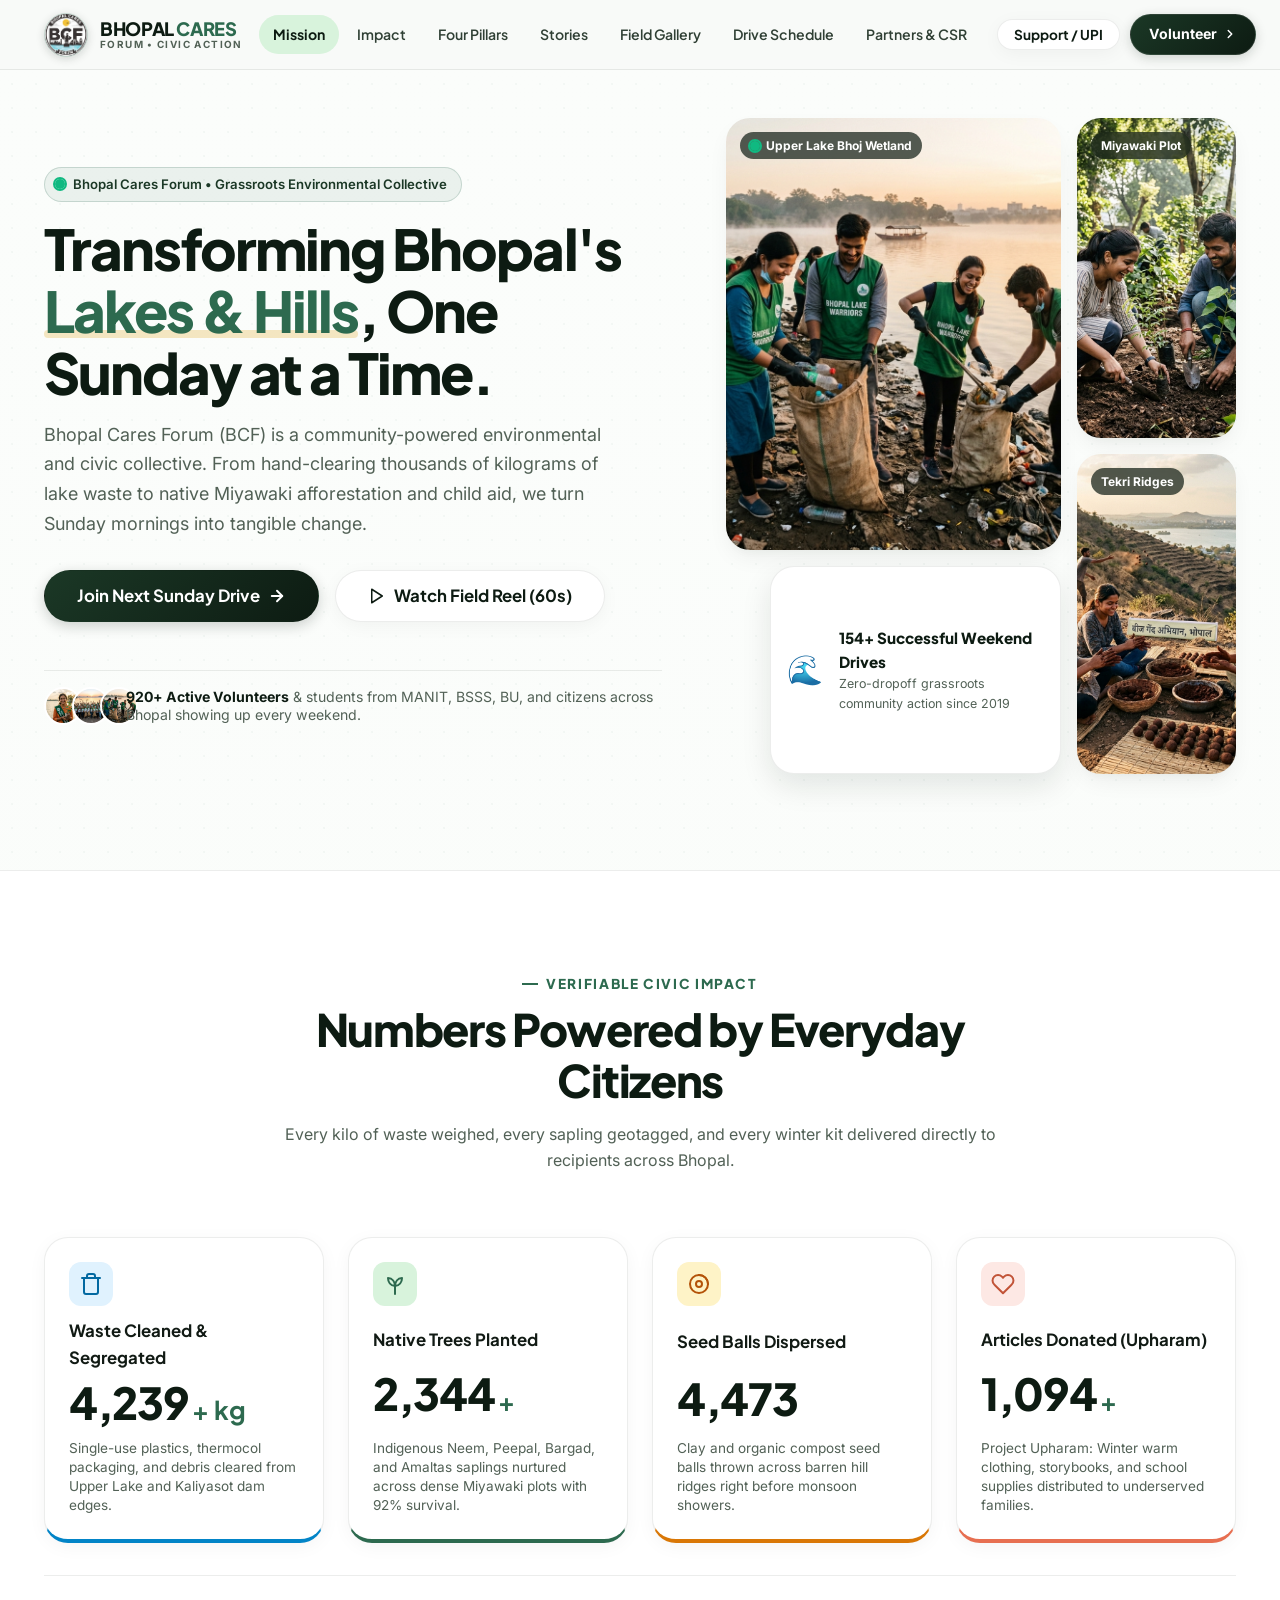
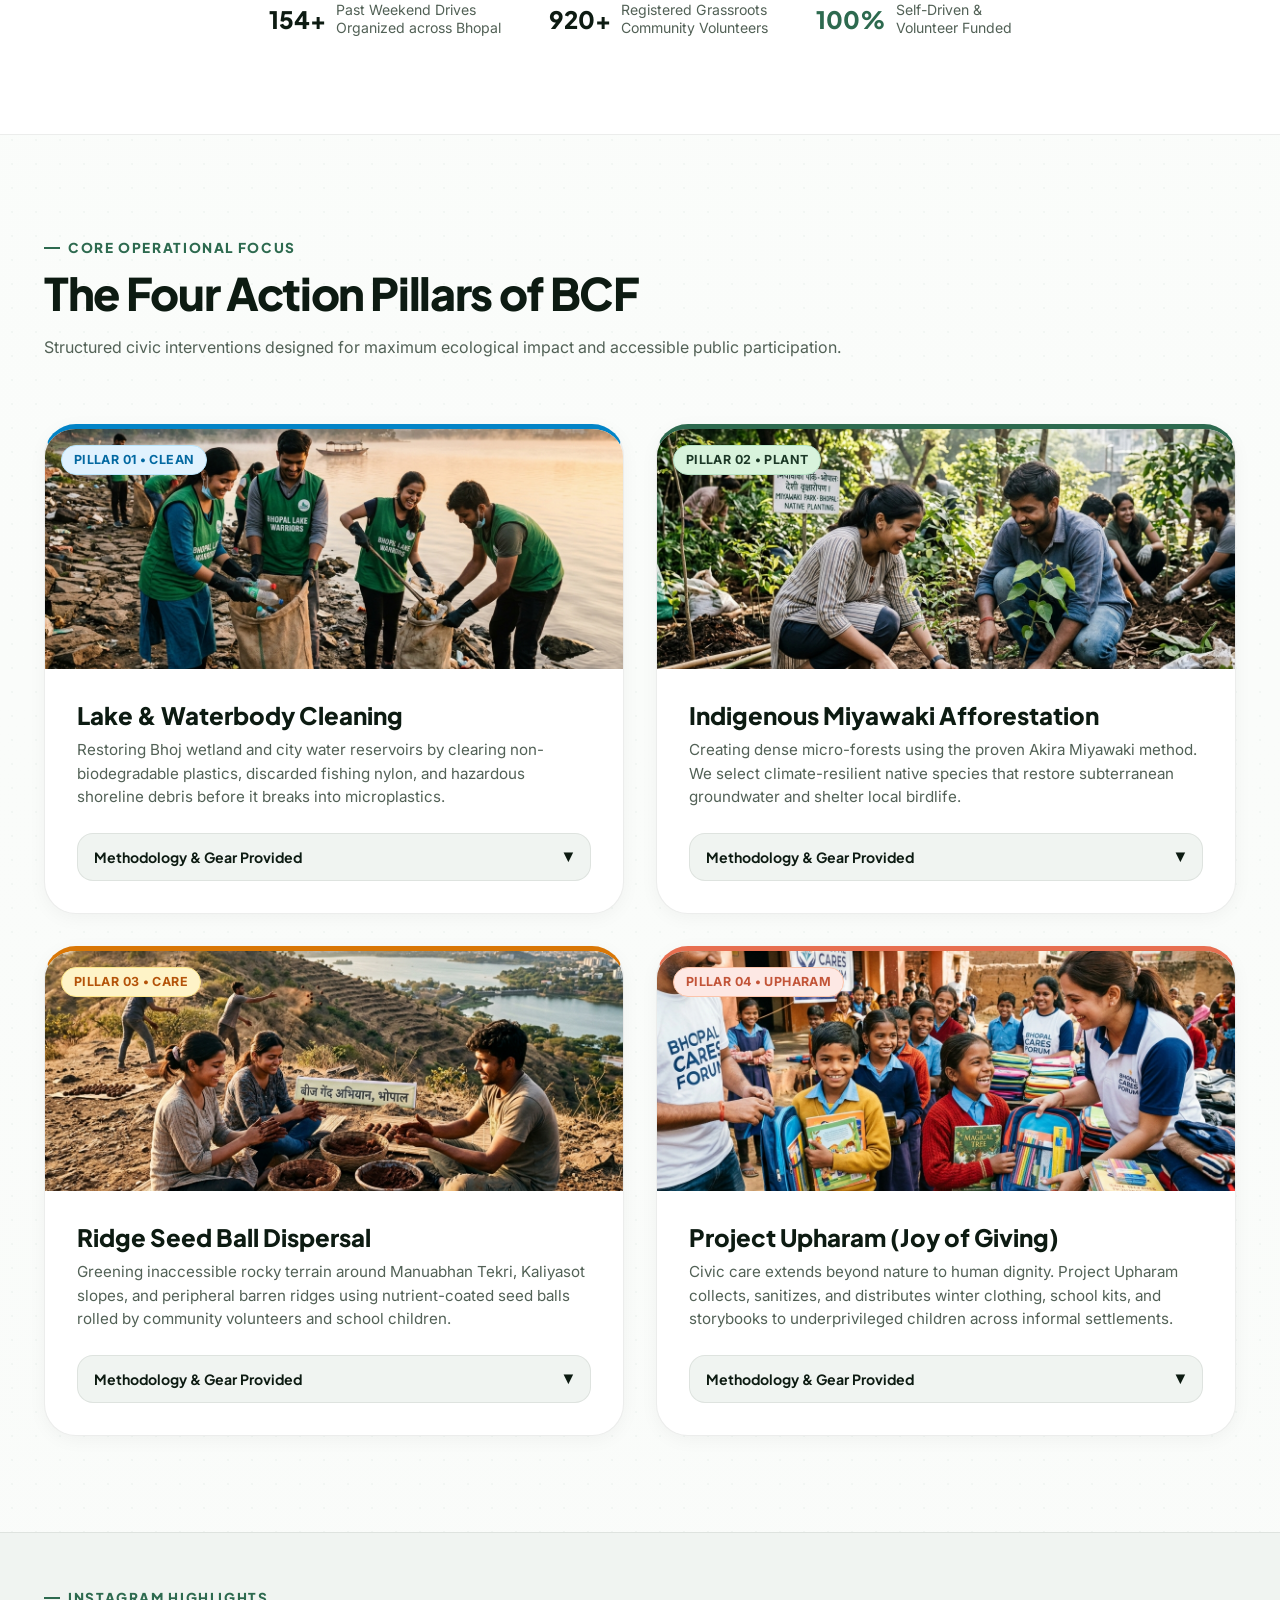
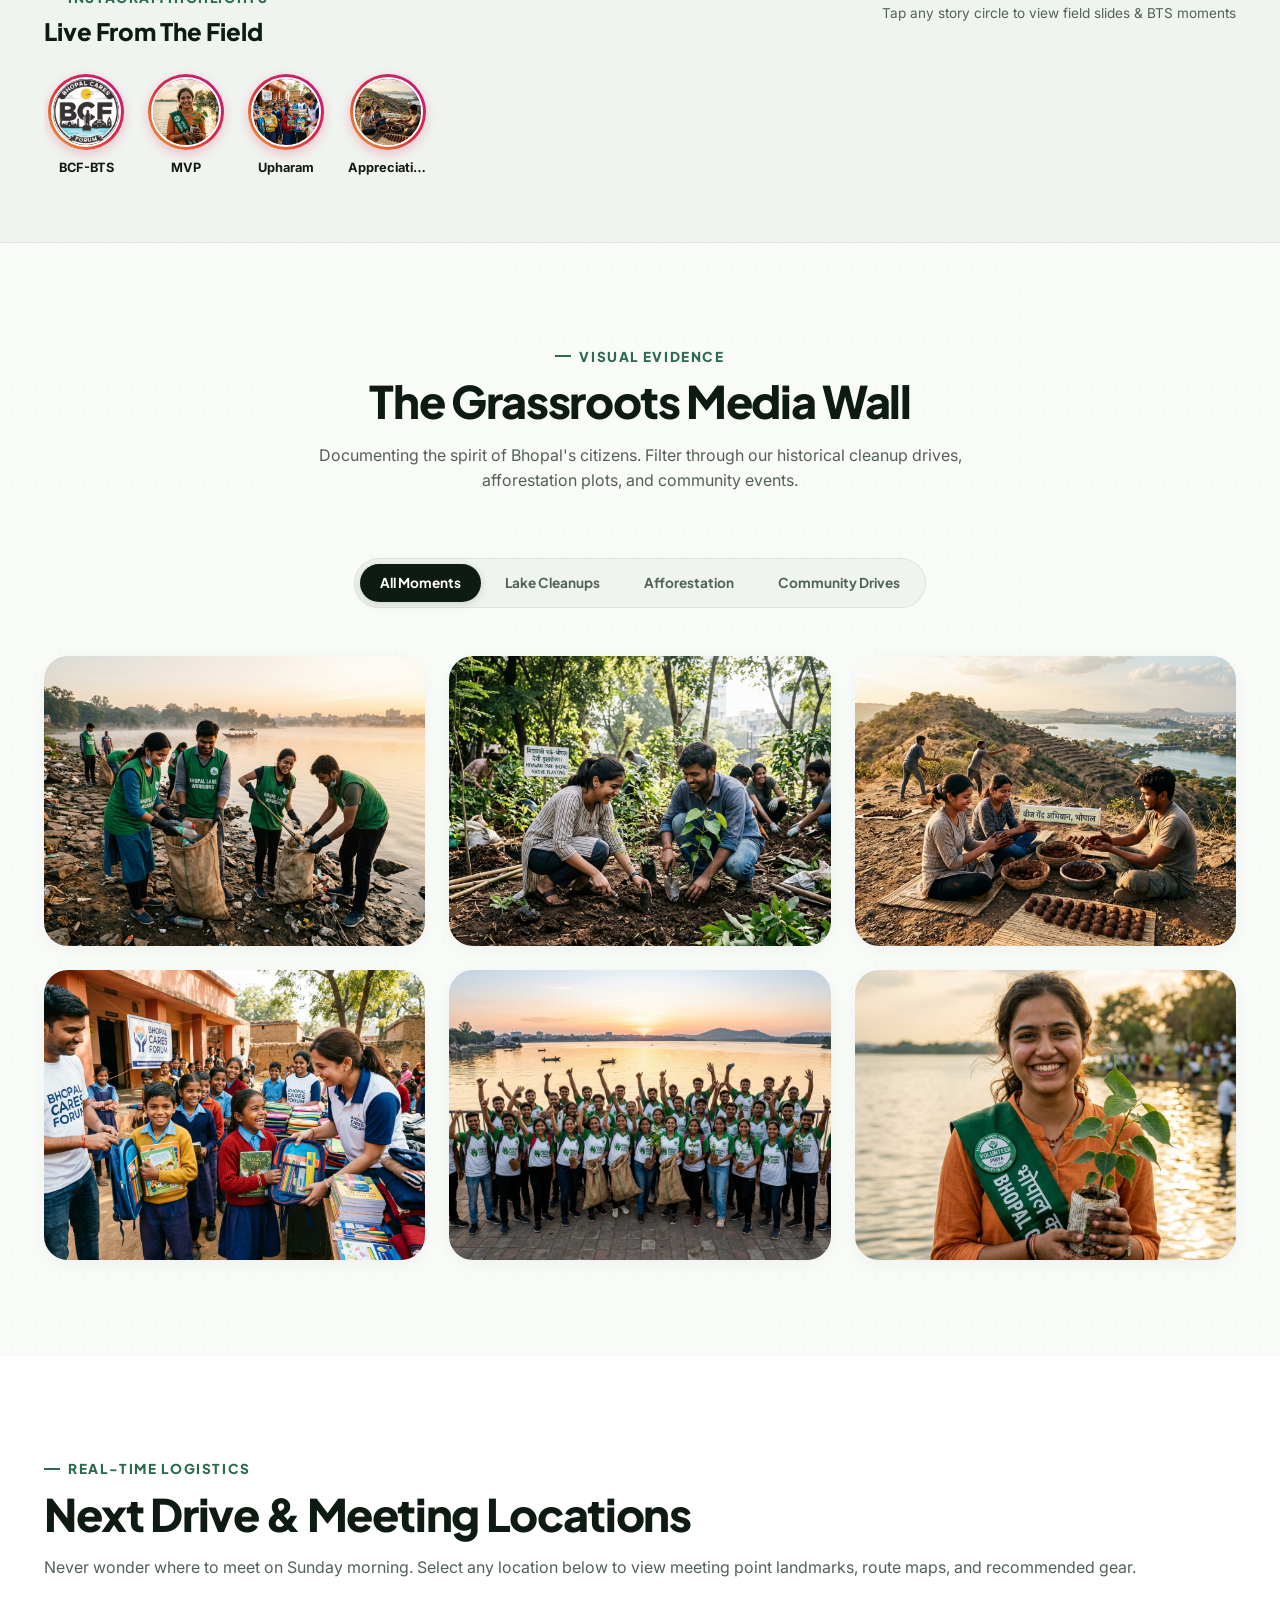
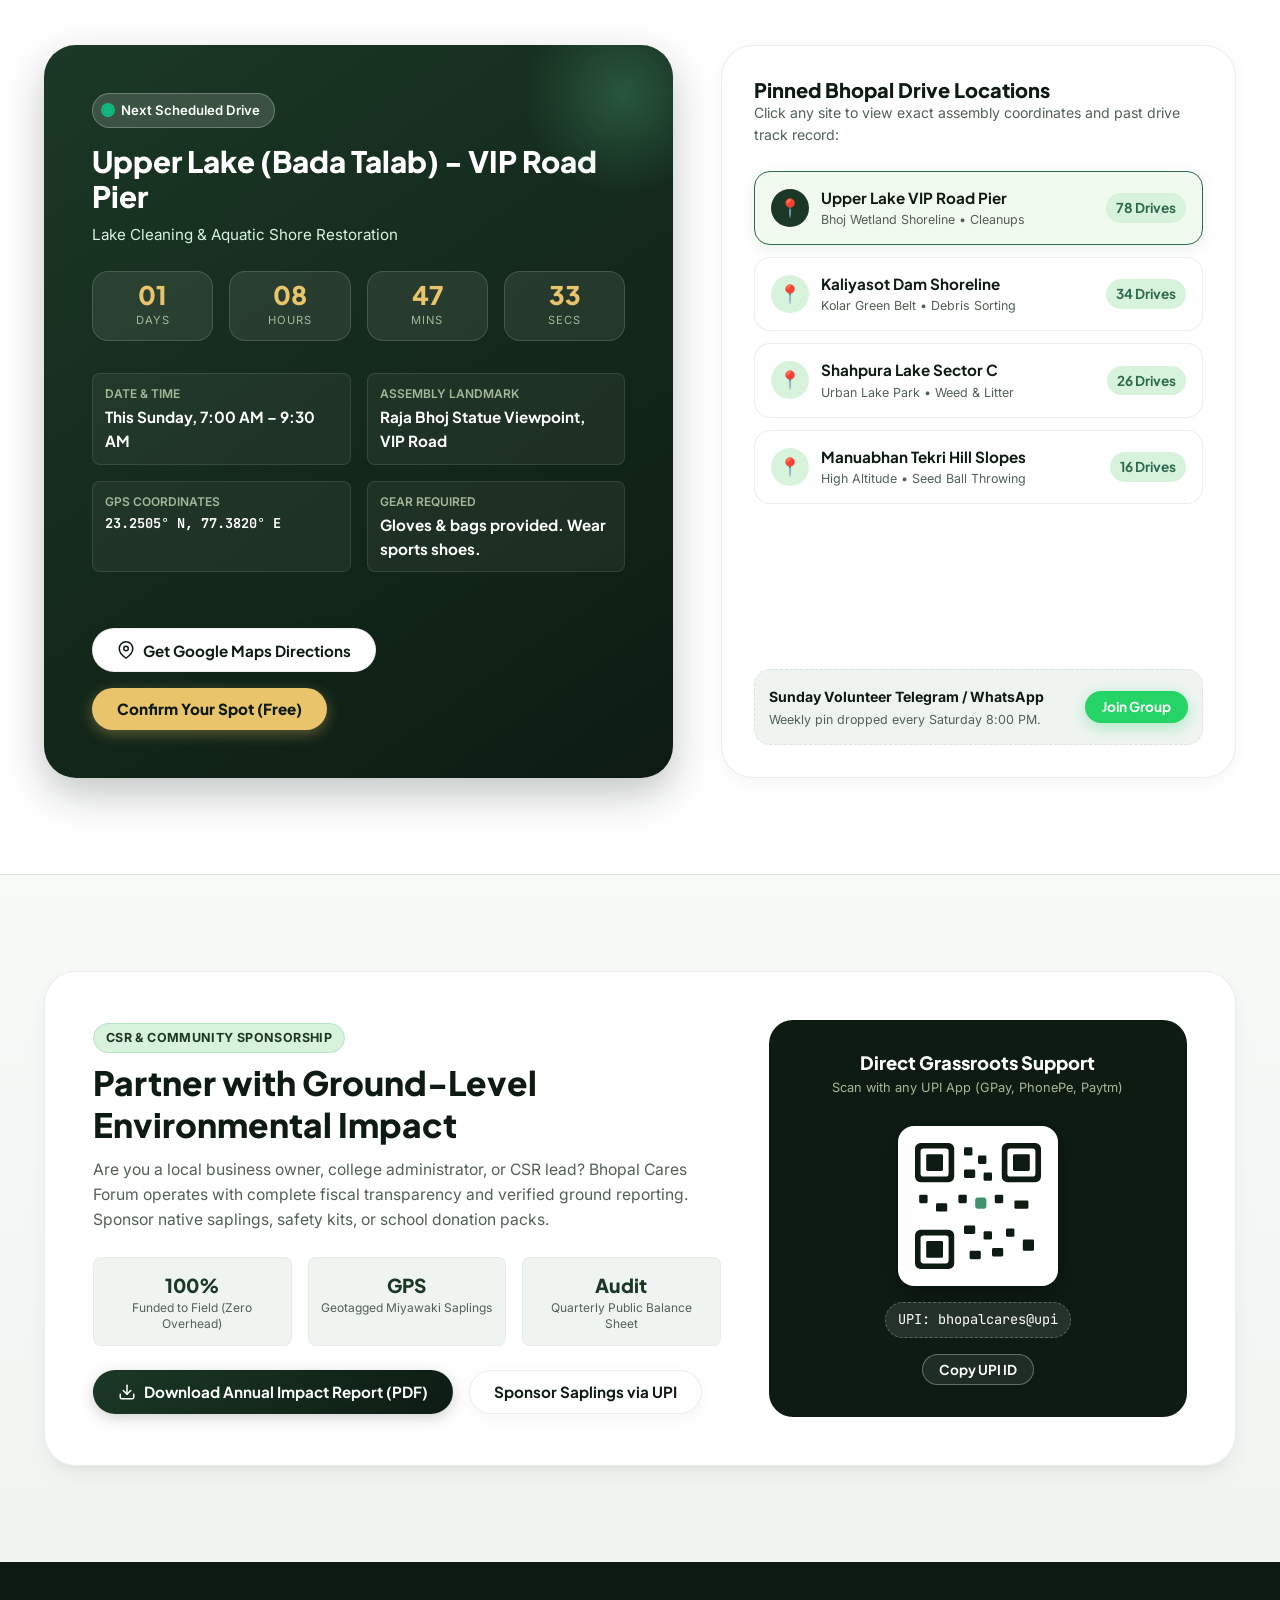
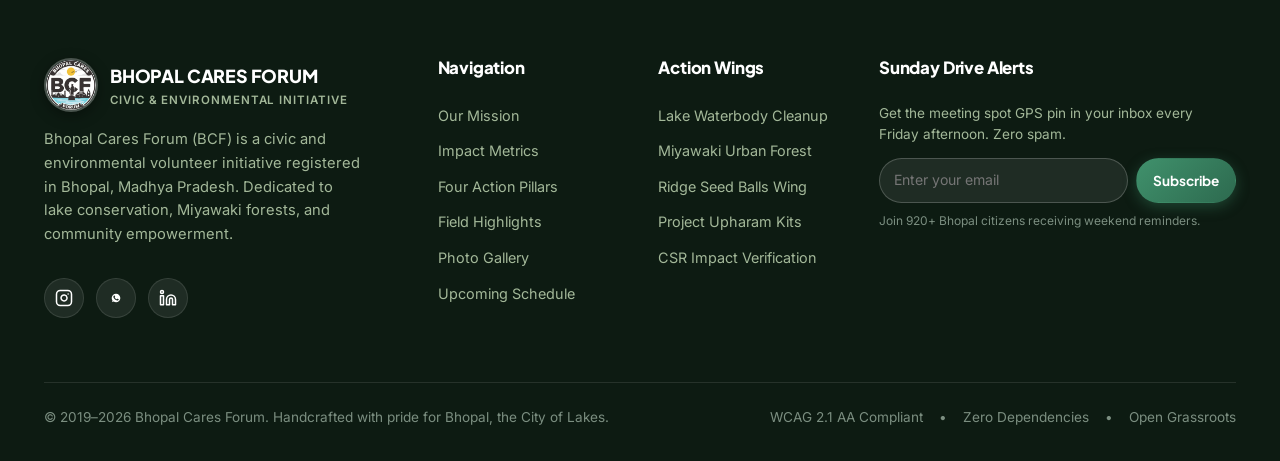
<file: BCF/index.html>
<!DOCTYPE html>
<html lang="en">
<head>
  <meta charset="UTF-8">
  <meta name="viewport" content="width=device-width, initial-scale=1.0">
  <title>Bhopal Cares Forum (BCF) | Civic Action, Lakes Conservation & Urban Ecology</title>
  
  <!-- SEO & OpenGraph Meta Tags -->
  <meta name="description" content="Bhopal Cares Forum (BCF) is a grassroots civic and environmental movement. Join weekly lake cleanups, urban Miyawaki plantations, seed ball drives, and community empowerment in Bhopal.">
  <meta name="keywords" content="Bhopal Cares Forum, BCF, Upper Lake Cleanup, Bhopal NGO, Bhoj Wetland Conservation, Miyawaki Forest Bhopal, Seed Balls Drive, Volunteer Bhopal, Project Upharam">
  <meta name="author" content="Bhopal Cares Forum Core Team">
  <meta name="theme-color" content="#1b3826">

  <!-- OpenGraph / Social Sharing -->
  <meta property="og:type" content="website">
  <meta property="og:url" content="https://bhopalcares.org">
  <meta property="og:title" content="Bhopal Cares Forum | Transforming Bhopal's Lakes One Sunday at a Time">
  <meta property="og:description" content="4,260+ kg plastic removed, 2,356+ native trees planted, 4,495 seed balls dispersed. Join 920+ youth volunteers every Sunday.">
  <meta property="og:image" content="assets/images/bcf_logo.jpeg">

  <!-- Twitter Card -->
  <meta name="twitter:card" content="summary_large_image">
  <meta name="twitter:title" content="Bhopal Cares Forum (BCF)">
  <meta name="twitter:description" content="Grassroots environmental and civic action platform for the City of Lakes.">
  <meta name="twitter:image" content="assets/images/bcf_logo.jpeg">

  <!-- Favicon -->
  <link rel="icon" type="image/jpeg" href="assets/images/bcf_logo.jpeg">
  <link rel="apple-touch-icon" href="assets/images/bcf_logo.jpeg">

  <!-- Google Fonts: Plus Jakarta Sans & Inter -->
  <link rel="preconnect" href="https://fonts.googleapis.com">
  <link rel="preconnect" href="https://fonts.gstatic.com" crossorigin>
  <link href="https://fonts.googleapis.com/css2?family=Inter:wght@400;500;600;700&family=Plus+Jakarta+Sans:wght@500;600;700;800&family=JetBrains+Mono:wght@500;700&display=swap" rel="stylesheet">

  <!-- Stylesheets -->
  <link rel="stylesheet" href="assets/css/reset.css">
  <link rel="stylesheet" href="assets/css/variables.css">
  <link rel="stylesheet" href="assets/css/components.css">
  <link rel="stylesheet" href="assets/css/style.css">
</head>
<body>

  <!-- ========================================================================
       Sticky Glass Header (FR-1)
       ======================================================================== -->
  <header class="site-header" id="siteHeader">
    <div class="container navbar">
      <!-- Brand Logo -->
      <a href="#" class="brand-link" aria-label="Bhopal Cares Forum Home">
        <img src="assets/images/bcf_logo.jpeg" alt="Bhopal Cares Forum Logo" class="brand-logo" width="44" height="44">
        <div class="brand-text">
          <span class="brand-name">BHOPAL <span class="brand-name-accent">CARES</span></span>
          <span class="brand-sub">FORUM • CIVIC ACTION</span>
        </div>
      </a>

      <!-- Desktop & Mobile Navigation Links -->
      <nav class="nav-menu" id="navMenu" aria-label="Main Navigation">
        <!-- Navigation Links -->
        <a href="#mission" class="nav-link active">Mission</a>
        <a href="#impact" class="nav-link">Impact</a>
        <a href="#initiatives" class="nav-link">Four Pillars</a>
        <a href="#stories" class="nav-link">Stories</a>
        <a href="#gallery" class="nav-link">Field Gallery</a>
        <a href="#drives" class="nav-link">Drive Schedule</a>
        <a href="#csr" class="nav-link">Partners & CSR</a>

        <!-- Mobile Menu Action Buttons -->
        <div class="drawer-actions">
          <button type="button" class="btn btn-primary" style="width: 100%;" data-trigger-volunteer>
            <span>Volunteer This Sunday</span>
            <svg width="16" height="16" viewBox="0 0 24 24" fill="none" stroke="currentColor" stroke-width="2.5" stroke-linecap="round" stroke-linejoin="round">
              <polyline points="9 18 15 12 9 6"></polyline>
            </svg>
          </button>
          <a href="https://chat.whatsapp.com/invite/bhopal-cares-community" target="_blank" rel="noopener noreferrer" class="btn btn-whatsapp" style="width: 100%; font-size: 0.88rem;">
            <span>Join WhatsApp Community</span>
          </a>
          <button type="button" class="btn btn-secondary btn-sm" style="width: 100%;" data-trigger-donate>
            <span>Support via UPI</span>
          </button>
        </div>
      </nav>

      <!-- Header Action CTAs -->
      <div class="nav-actions">
        <button type="button" class="btn btn-secondary btn-sm nav-btn-desktop" data-trigger-donate>
          Support / UPI
        </button>
        <button type="button" class="btn-nav-volunteer" data-trigger-volunteer>
          <span>Volunteer</span>
          <svg width="14" height="14" viewBox="0 0 24 24" fill="none" stroke="currentColor" stroke-width="2.5" stroke-linecap="round" stroke-linejoin="round">
            <polyline points="9 18 15 12 9 6"></polyline>
          </svg>
        </button>

        <!-- Mobile Drawer Toggle -->
        <button type="button" class="mobile-nav-toggle" id="mobileNavToggle" aria-label="Toggle navigation menu" aria-expanded="false" aria-controls="navMenu">
          <span class="hamburger-line"></span>
          <span class="hamburger-line"></span>
          <span class="hamburger-line"></span>
        </button>
      </div>
    </div>
  </header>

  <!-- Mobile Navigation Backdrop Overlay -->
  <div class="nav-backdrop" id="navBackdrop" aria-hidden="true"></div>

  <main>
    <!-- ======================================================================
         1. Hero Section: Editorial Headline + Mosaic Bento (FR-2)
         ====================================================================== -->
    <section class="section hero-section" id="mission">
      <div class="container hero-grid">
        <!-- Hero Left Column: Editorial Copy & CTAs -->
        <div class="hero-content">
          <!-- Dynamic Announcement Badge -->
          <div class="badge-announcement" role="status">
            <span class="pulse-dot" aria-hidden="true"></span>
            <span>Bhopal Cares Forum • Grassroots Environmental Collective</span>
          </div>

          <!-- Editorial Headline -->
          <h1 class="hero-title">
            Transforming Bhopal's <span class="highlight">Lakes & Hills</span>, One Sunday at a Time.
          </h1>

          <p class="hero-description">
            Bhopal Cares Forum (BCF) is a community-powered environmental and civic collective. From hand-clearing thousands of kilograms of lake waste to native Miyawaki afforestation and child aid, we turn Sunday mornings into tangible change.
          </p>

          <!-- Dual Action Triggers (FR-2.3) -->
          <div class="hero-cta-group">
            <button type="button" class="btn btn-primary btn-lg" data-trigger-volunteer>
              <span>Join Next Sunday Drive</span>
              <svg width="18" height="18" viewBox="0 0 24 24" fill="none" stroke="currentColor" stroke-width="2.5" stroke-linecap="round" stroke-linejoin="round">
                <line x1="5" y1="12" x2="19" y2="12"></line>
                <polyline points="12 5 19 12 12 19"></polyline>
              </svg>
            </button>

            <button type="button" class="btn btn-secondary btn-lg" data-trigger-bts>
              <svg width="18" height="18" viewBox="0 0 24 24" fill="none" stroke="currentColor" stroke-width="2" stroke-linecap="round" stroke-linejoin="round">
                <polygon points="5 3 19 12 5 21 5 3"></polygon>
              </svg>
              <span>Watch Field Reel (60s)</span>
            </button>
          </div>

          <!-- Proof Bar (Personas & Trust) -->
          <div class="hero-proof-bar">
            <div class="hero-proof-avatars" aria-hidden="true">
              <img src="assets/images/drives/volunteer-priya-mvp.jpg" alt="BCF Volunteer" class="hero-proof-avatar" width="38" height="38">
              <img src="assets/images/drives/team-hero-sunset.jpg" alt="BCF Volunteer" class="hero-proof-avatar" width="38" height="38">
              <img src="assets/images/drives/lake-cleanup-hero.jpg" alt="BCF Volunteer" class="hero-proof-avatar" width="38" height="38">
            </div>
            <div class="hero-proof-text">
              <strong>920+ Active Volunteers</strong> & students from MANIT, BSSS, BU, and citizens across Bhopal showing up every weekend.
            </div>
          </div>
        </div>

        <!-- Hero Right Column: Asymmetric Responsive Photo Bento Mosaic (FR-2.2) -->
        <div class="hero-mosaic" aria-label="Photo Mosaic of BCF Environmental Activities">
          <!-- Main Card: Lake Cleanup -->
          <div class="mosaic-card mosaic-card--main">
            <div class="mosaic-badge">
              <span class="pulse-dot"></span> Upper Lake Bhoj Wetland
            </div>
            <img src="assets/images/drives/lake-cleanup-hero.jpg" alt="Youth volunteers cleaning Bhoj wetland lake shore at dawn" class="mosaic-img" loading="eager" width="600" height="450">
          </div>

          <!-- Secondary Card: Miyawaki Urban Forest -->
          <div class="mosaic-card mosaic-card--secondary">
            <div class="mosaic-badge">Miyawaki Plot</div>
            <img src="assets/images/drives/tree-plantation-miyawaki.jpg" alt="Volunteers planting native saplings in fertile soil" class="mosaic-img" loading="lazy" width="300" height="250">
          </div>

          <!-- Tertiary Card: Seed Balls Throwing -->
          <div class="mosaic-card mosaic-card--tertiary">
            <div class="mosaic-badge">Tekri Ridges</div>
            <img src="assets/images/drives/seed-balls-ridges.jpg" alt="Clay seed balls prepared for ridge dispersal" class="mosaic-img" loading="lazy" width="300" height="250">
          </div>

          <!-- Floating Stats Pill Card -->
          <div class="mosaic-card mosaic-card--floating">
            <div style="font-size: 1.8rem;">🌊</div>
            <div>
              <div style="font-family: var(--font-display); font-weight: 800; font-size: 0.95rem; color: var(--forest-900);">
                154+ Successful Weekend Drives
              </div>
              <div style="font-size: 0.78rem; color: var(--text-muted);">
                Zero-dropoff grassroots community action since 2019
              </div>
            </div>
          </div>
        </div>
      </div>
    </section>

    <!-- ======================================================================
         2. Live Impact Bento Grid with Animated Counters (FR-3)
         ====================================================================== -->
    <section class="section impact-section" id="impact" aria-label="Verified Impact Statistics">
      <div class="container">
        <div class="section-header section-header--center">
          <span class="section-tagline">Verifiable Civic Impact</span>
          <h2 class="section-title">Numbers Powered by Everyday Citizens</h2>
          <p class="section-subtitle">
            Every kilo of waste weighed, every sapling geotagged, and every winter kit delivered directly to recipients across Bhopal.
          </p>
        </div>

        <!-- 4 Core Metrics + 2 Community Indicators Bento Grid -->
        <div class="impact-bento-grid">
          <!-- Metric 1: Waste Cleaned -->
          <div class="stat-card stat-card--clean">
            <div class="stat-card__icon-badge" style="background: var(--pillar-clean-bg); color: var(--pillar-clean-dark);">
              <svg width="24" height="24" viewBox="0 0 24 24" fill="none" stroke="currentColor" stroke-width="2" stroke-linecap="round" stroke-linejoin="round">
                <polyline points="3 6 5 6 21 6"></polyline>
                <path d="M19 6v14a2 2 0 0 1-2 2H7a2 2 0 0 1-2-2V6m3 0V4a2 2 0 0 1 2-2h4a2 2 0 0 1 2 2v2"></path>
              </svg>
            </div>
            <div class="stat-card__title">Waste Cleaned & Segregated</div>
            <div class="stat-card__number-wrap">
              <span class="stat-card__counter" data-counter data-target="4260">4,260</span>
              <span class="stat-card__suffix">+ kg</span>
            </div>
            <p class="stat-card__subtext">
              Single-use plastics, thermocol packaging, and debris cleared from Upper Lake and Kaliyasot dam edges.
            </p>
          </div>

          <!-- Metric 2: Trees Planted -->
          <div class="stat-card stat-card--plant">
            <div class="stat-card__icon-badge" style="background: var(--pillar-plant-bg); color: var(--pillar-plant);">
              <svg width="24" height="24" viewBox="0 0 24 24" fill="none" stroke="currentColor" stroke-width="2" stroke-linecap="round" stroke-linejoin="round">
                <path d="M12 22v-8"></path>
                <path d="M12 14c-4.5 0-7-4-7-8 4.5 0 7 4 7 8z"></path>
                <path d="M12 14c4.5 0 7-4 7-8-4.5 0-7 4-7 8z"></path>
              </svg>
            </div>
            <div class="stat-card__title">Native Trees Planted</div>
            <div class="stat-card__number-wrap">
              <span class="stat-card__counter" data-counter data-target="2356">2,356</span>
              <span class="stat-card__suffix">+</span>
            </div>
            <p class="stat-card__subtext">
              Indigenous Neem, Peepal, Bargad, and Amaltas saplings nurtured across dense Miyawaki plots with 92% survival.
            </p>
          </div>

          <!-- Metric 3: Seed Balls Dispersed -->
          <div class="stat-card stat-card--care">
            <div class="stat-card__icon-badge" style="background: var(--pillar-care-bg); color: var(--pillar-care-dark);">
              <svg width="24" height="24" viewBox="0 0 24 24" fill="none" stroke="currentColor" stroke-width="2" stroke-linecap="round" stroke-linejoin="round">
                <circle cx="12" cy="12" r="9"></circle>
                <path d="M12 3a9 9 0 0 1 9 9"></path>
                <circle cx="12" cy="12" r="3"></circle>
              </svg>
            </div>
            <div class="stat-card__title">Seed Balls Dispersed</div>
            <div class="stat-card__number-wrap">
              <span class="stat-card__counter" data-counter data-target="4495">4,495</span>
              <span class="stat-card__suffix"></span>
            </div>
            <p class="stat-card__subtext">
              Clay and organic compost seed balls thrown across barren hill ridges right before monsoon showers.
            </p>
          </div>

          <!-- Metric 4: Articles Donated -->
          <div class="stat-card stat-card--upharam">
            <div class="stat-card__icon-badge" style="background: var(--pillar-upharam-bg); color: var(--pillar-upharam-dark);">
              <svg width="24" height="24" viewBox="0 0 24 24" fill="none" stroke="currentColor" stroke-width="2" stroke-linecap="round" stroke-linejoin="round">
                <path d="M20.84 4.61a5.5 5.5 0 0 0-7.78 0L12 5.67l-1.06-1.06a5.5 5.5 0 0 0-7.78 7.78l1.06 1.06L12 21.23l7.78-7.78 1.06-1.06a5.5 5.5 0 0 0 0-7.78z"></path>
              </svg>
            </div>
            <div class="stat-card__title">Articles Donated (Upharam)</div>
            <div class="stat-card__number-wrap">
              <span class="stat-card__counter" data-counter data-target="1100">1,100</span>
              <span class="stat-card__suffix">+</span>
            </div>
            <p class="stat-card__subtext">
              Project Upharam: Winter warm clothing, storybooks, and school supplies distributed to underserved families.
            </p>
          </div>
        </div>

        <!-- Baseline Sub-bar: Drives & Volunteers -->
        <div style="display: flex; justify-content: center; gap: var(--space-2xl); flex-wrap: wrap; margin-top: var(--space-xl); padding-top: var(--space-lg); border-top: 1px solid var(--border-light);">
          <div style="display: flex; align-items: center; gap: 10px;">
            <span style="font-family: var(--font-display); font-weight: 800; font-size: 1.5rem; color: var(--forest-900);">154+</span>
            <span style="font-size: 0.88rem; color: var(--text-muted); line-height: 1.3;">Past Weekend Drives<br>Organized across Bhopal</span>
          </div>
          <div style="display: flex; align-items: center; gap: 10px;">
            <span style="font-family: var(--font-display); font-weight: 800; font-size: 1.5rem; color: var(--forest-900);">920+</span>
            <span style="font-size: 0.88rem; color: var(--text-muted); line-height: 1.3;">Registered Grassroots<br>Community Volunteers</span>
          </div>
          <div style="display: flex; align-items: center; gap: 10px;">
            <span style="font-family: var(--font-display); font-weight: 800; font-size: 1.5rem; color: var(--forest-600);">100%</span>
            <span style="font-size: 0.88rem; color: var(--text-muted); line-height: 1.3;">Self-Driven &<br>Volunteer Funded</span>
          </div>
        </div>
      </div>
    </section>

    <!-- ======================================================================
         3. The Four Action Pillars (FR-4)
         ====================================================================== -->
    <section class="section" id="initiatives">
      <div class="container">
        <div class="section-header">
          <span class="section-tagline">Core Operational Focus</span>
          <h2 class="section-title">The Four Action Pillars of BCF</h2>
          <p class="section-subtitle">
            Structured civic interventions designed for maximum ecological impact and accessible public participation.
          </p>
        </div>

        <div class="pillars-grid">
          <!-- Pillar 1: Clean (Teal / Lake Aqua) -->
          <article class="pillar-card" style="border-top: 5px solid var(--pillar-clean);">
            <div class="pillar-card__media">
              <span class="tag-pill tag-pill--clean pillar-card__badge">Pillar 01 • Clean</span>
              <img src="assets/images/drives/lake-cleanup-hero.jpg" alt="Upper Lake cleaning drive" class="pillar-card__img" loading="lazy">
            </div>
            <div class="pillar-card__body">
              <h3 class="pillar-card__title">Lake & Waterbody Cleaning</h3>
              <p class="pillar-card__desc">
                Restoring Bhoj wetland and city water reservoirs by clearing non-biodegradable plastics, discarded fishing nylon, and hazardous shoreline debris before it breaks into microplastics.
              </p>

              <!-- Expandable Accordion (FR-4.2) -->
              <div class="pillar-details">
                <button type="button" class="pillar-accordion-trigger" aria-expanded="false">
                  <span>Methodology & Gear Provided</span>
                  <span class="pillar-accordion-icon">▼</span>
                </button>
                <div class="pillar-accordion-content">
                  <div class="methodology-list">
                    <div class="methodology-item">
                      <strong>Cadence:</strong> <span>Every 1st & 3rd Sunday morning (7:00 AM – 9:30 AM).</span>
                    </div>
                    <div class="methodology-item">
                      <strong>Gear:</strong> <span>Heavy-duty nitrile gloves, jute waste bags, litter grabbers provided.</span>
                    </div>
                    <div class="methodology-item">
                      <strong>Disposal:</strong> <span>Segregation into dry recyclables & municipal tie-up with BMC Bhopal.</span>
                    </div>
                  </div>
                </div>
              </div>
            </div>
          </article>

          <!-- Pillar 2: Plant (Deep Foliage Green) -->
          <article class="pillar-card" style="border-top: 5px solid var(--pillar-plant);">
            <div class="pillar-card__media">
              <span class="tag-pill tag-pill--plant pillar-card__badge">Pillar 02 • Plant</span>
              <img src="assets/images/drives/tree-plantation-miyawaki.jpg" alt="Miyawaki urban forest plantation" class="pillar-card__img" loading="lazy">
            </div>
            <div class="pillar-card__body">
              <h3 class="pillar-card__title">Indigenous Miyawaki Afforestation</h3>
              <p class="pillar-card__desc">
                Creating dense micro-forests using the proven Akira Miyawaki method. We select climate-resilient native species that restore subterranean groundwater and shelter local birdlife.
              </p>

              <!-- Expandable Accordion (FR-4.2) -->
              <div class="pillar-details">
                <button type="button" class="pillar-accordion-trigger" aria-expanded="false">
                  <span>Methodology & Gear Provided</span>
                  <span class="pillar-accordion-icon">▼</span>
                </button>
                <div class="pillar-accordion-content">
                  <div class="methodology-list">
                    <div class="methodology-item">
                      <strong>Species:</strong> <span>Neem, Peepal, Bargad, Karanj, Amaltas, Jamun, Sheesham.</span>
                    </div>
                    <div class="methodology-item">
                      <strong>Method:</strong> <span>Soil perforation, rice husk aerators, cow dung compost enrichment.</span>
                    </div>
                    <div class="methodology-item">
                      <strong>Care Protocol:</strong> <span>Assigned volunteer buddy system ensuring 3-year watering follow-ups.</span>
                    </div>
                  </div>
                </div>
              </div>
            </div>
          </article>

          <!-- Pillar 3: Care (Seed Amber / Warm Earth) -->
          <article class="pillar-card" style="border-top: 5px solid var(--pillar-care);">
            <div class="pillar-card__media">
              <span class="tag-pill tag-pill--care pillar-card__badge">Pillar 03 • Care</span>
              <img src="assets/images/drives/seed-balls-ridges.jpg" alt="Seed balls dispersal on hills" class="pillar-card__img" loading="lazy">
            </div>
            <div class="pillar-card__body">
              <h3 class="pillar-card__title">Ridge Seed Ball Dispersal</h3>
              <p class="pillar-card__desc">
                Greening inaccessible rocky terrain around Manuabhan Tekri, Kaliyasot slopes, and peripheral barren ridges using nutrient-coated seed balls rolled by community volunteers and school children.
              </p>

              <!-- Expandable Accordion (FR-4.2) -->
              <div class="pillar-details">
                <button type="button" class="pillar-accordion-trigger" aria-expanded="false">
                  <span>Methodology & Gear Provided</span>
                  <span class="pillar-accordion-icon">▼</span>
                </button>
                <div class="pillar-accordion-content">
                  <div class="methodology-list">
                    <div class="methodology-item">
                      <strong>Composition:</strong> <span>5 parts red clay, 3 parts vermicompost, 1 part native hard seeds.</span>
                    </div>
                    <div class="methodology-item">
                      <strong>Timing:</strong> <span>Dispersed 2 weeks prior to South-West monsoon arrival.</span>
                    </div>
                    <div class="methodology-item">
                      <strong>Success Rate:</strong> <span>Protected from birds and rodents until first monsoon rain triggers sprouting.</span>
                    </div>
                  </div>
                </div>
              </div>
            </div>
          </article>

          <!-- Pillar 4: Upharam (Terracotta / Warm Coral) -->
          <article class="pillar-card" style="border-top: 5px solid var(--pillar-upharam);">
            <div class="pillar-card__media">
              <span class="tag-pill tag-pill--upharam pillar-card__badge">Pillar 04 • Upharam</span>
              <img src="assets/images/drives/upharam-donation.jpg" alt="Project Upharam distribution" class="pillar-card__img" loading="lazy">
            </div>
            <div class="pillar-card__body">
              <h3 class="pillar-card__title">Project Upharam (Joy of Giving)</h3>
              <p class="pillar-card__desc">
                Civic care extends beyond nature to human dignity. Project Upharam collects, sanitizes, and distributes winter clothing, school kits, and storybooks to underprivileged children across informal settlements.
              </p>

              <!-- Expandable Accordion (FR-4.2) -->
              <div class="pillar-details">
                <button type="button" class="pillar-accordion-trigger" aria-expanded="false">
                  <span>Methodology & Gear Provided</span>
                  <span class="pillar-accordion-icon">▼</span>
                </button>
                <div class="pillar-accordion-content">
                  <div class="methodology-list">
                    <div class="methodology-item">
                      <strong>Impact:</strong> <span>1,100+ articles distributed across 8 government schools & bastis.</span>
                    </div>
                    <div class="methodology-item">
                      <strong>Donation Hubs:</strong> <span>Collection kiosks stationed in Arera Colony & MP Nagar.</span>
                    </div>
                    <div class="methodology-item">
                      <strong>Process:</strong> <span>Volunteers wash, iron, pack, and directly hand over with zero middlemen.</span>
                    </div>
                  </div>
                </div>
              </div>
            </div>
          </article>
        </div>
      </div>
    </section>

    <!-- ======================================================================
         4. Instagram Highlights Stories Carousel (FR-5.1)
         ====================================================================== -->
    <section class="section stories-section" id="stories">
      <div class="container">
        <div style="display: flex; align-items: center; justify-content: space-between; margin-bottom: var(--space-md); flex-wrap: wrap; gap: 8px;">
          <div>
            <span class="section-tagline">Instagram Highlights</span>
            <h2 style="font-family: var(--font-display); font-size: 1.5rem; font-weight: 800; color: var(--forest-900);">
              Live From The Field
            </h2>
          </div>
          <div style="font-size: 0.85rem; color: var(--text-muted);">
            Tap any story circle to view field slides & BTS moments
          </div>
        </div>

        <!-- Horizontal Story Bubbles Reel -->
        <div class="story-reel" role="region" aria-label="Instagram Highlights Stories">
          <!-- Story 1: BCF-BTS -->
          <button type="button" class="story-bubble" data-story-id="bts" aria-label="View BCF-BTS story">
            <div class="story-ring">
              <img src="assets/images/bcf_logo.jpeg" alt="BCF-BTS Story" class="story-avatar">
            </div>
            <span class="story-label">BCF-BTS</span>
          </button>

          <!-- Story 2: MVP Volunteer -->
          <button type="button" class="story-bubble" data-story-id="mvp" aria-label="View MVP Volunteer story">
            <div class="story-ring">
              <img src="assets/images/drives/volunteer-priya-mvp.jpg" alt="MVP Volunteer Story" class="story-avatar">
            </div>
            <span class="story-label">MVP</span>
          </button>

          <!-- Story 3: Upharam -->
          <button type="button" class="story-bubble" data-story-id="upharam" aria-label="View Upharam story">
            <div class="story-ring">
              <img src="assets/images/drives/upharam-donation.jpg" alt="Project Upharam Story" class="story-avatar">
            </div>
            <span class="story-label">Upharam</span>
          </button>

          <!-- Story 4: Seed Balls -->
          <button type="button" class="story-bubble" data-story-id="seedballs" aria-label="View Seed Balls story">
            <div class="story-ring">
              <img src="assets/images/drives/seed-balls-ridges.jpg" alt="Seed Balls Story" class="story-avatar">
            </div>
            <span class="story-label">Appreciation</span>
          </button>
        </div>
      </div>
    </section>

    <!-- ======================================================================
         5. Photo & Media Wall (Filterable Masonry Grid) (FR-5.3)
         ====================================================================== -->
    <section class="section" id="gallery">
      <div class="container">
        <div class="section-header section-header--center">
          <span class="section-tagline">Visual Evidence</span>
          <h2 class="section-title">The Grassroots Media Wall</h2>
          <p class="section-subtitle">
            Documenting the spirit of Bhopal's citizens. Filter through our historical cleanup drives, afforestation plots, and community events.
          </p>
        </div>

        <!-- Filter Tabs -->
        <div class="gallery-controls">
          <div class="filter-tabs" role="tablist" aria-label="Gallery category filters">
            <button type="button" class="filter-tab active" data-filter="all" role="tab" aria-selected="true">All Moments</button>
            <button type="button" class="filter-tab" data-filter="cleanups" role="tab" aria-selected="false">Lake Cleanups</button>
            <button type="button" class="filter-tab" data-filter="afforestation" role="tab" aria-selected="false">Afforestation</button>
            <button type="button" class="filter-tab" data-filter="drives" role="tab" aria-selected="false">Community Drives</button>
          </div>
        </div>

        <!-- Masonry Grid Cards -->
        <div class="gallery-grid" id="galleryGrid">
          <!-- Item 1: Cleanup -->
          <div class="gallery-item" data-category="cleanups" tabindex="0" role="button" aria-label="View Upper Lake Waterfront Cleanup photo">
            <img src="assets/images/drives/lake-cleanup-hero.jpg" alt="Upper Lake Waterfront Cleanup" class="gallery-img" loading="lazy">
            <div class="gallery-overlay">
              <span class="tag-pill tag-pill--clean" style="align-self: flex-start; margin-bottom: 6px;">Cleanup</span>
              <h4 class="gallery-title">Upper Lake Waterfront Cleanup</h4>
              <p class="gallery-meta">VIP Road Pier • Weekend Drive #154</p>
            </div>
          </div>

          <!-- Item 2: Afforestation -->
          <div class="gallery-item" data-category="afforestation" tabindex="0" role="button" aria-label="View Dense Miyawaki Plantation photo">
            <img src="assets/images/drives/tree-plantation-miyawaki.jpg" alt="Dense Miyawaki Plantation" class="gallery-img" loading="lazy">
            <div class="gallery-overlay">
              <span class="tag-pill tag-pill--plant" style="align-self: flex-start; margin-bottom: 6px;">Afforestation</span>
              <h4 class="gallery-title">Dense Miyawaki Plantation</h4>
              <p class="gallery-meta">Arera Urban Patch • 2,356+ Native Trees</p>
            </div>
          </div>

          <!-- Item 3: Seed Balls -->
          <div class="gallery-item" data-category="afforestation" tabindex="0" role="button" aria-label="View 4,495 Clay Seed Balls Throwing photo">
            <img src="assets/images/drives/seed-balls-ridges.jpg" alt="4,495 Clay Seed Balls Throwing" class="gallery-img" loading="lazy">
            <div class="gallery-overlay">
              <span class="tag-pill tag-pill--care" style="align-self: flex-start; margin-bottom: 6px;">Seed Balls</span>
              <h4 class="gallery-title">4,495 Clay Seed Balls Throwing</h4>
              <p class="gallery-meta">Tekri Ridge Slopes • Pre-Monsoon Drive</p>
            </div>
          </div>

          <!-- Item 4: Upharam -->
          <div class="gallery-item" data-category="drives" tabindex="0" role="button" aria-label="View Project Upharam Distribution photo">
            <img src="assets/images/drives/upharam-donation.jpg" alt="Project Upharam Distribution" class="gallery-img" loading="lazy">
            <div class="gallery-overlay">
              <span class="tag-pill tag-pill--upharam" style="align-self: flex-start; margin-bottom: 6px;">Upharam</span>
              <h4 class="gallery-title">Project Upharam Distribution</h4>
              <p class="gallery-meta">Govt Primary School • Winter Warmth Kits</p>
            </div>
          </div>

          <!-- Item 5: Volunteer Squad -->
          <div class="gallery-item" data-category="drives" tabindex="0" role="button" aria-label="View Sunday Morning Volunteer Squad photo">
            <img src="assets/images/drives/team-hero-sunset.jpg" alt="Sunday Morning Volunteer Squad" class="gallery-img" loading="lazy">
            <div class="gallery-overlay">
              <span class="tag-pill tag-pill--plant" style="align-self: flex-start; margin-bottom: 6px;">Volunteers</span>
              <h4 class="gallery-title">Sunday Morning Volunteer Squad</h4>
              <p class="gallery-meta">Upper Lake Pier • 920+ Grassroots Members</p>
            </div>
          </div>

          <!-- Item 6: Leadership -->
          <div class="gallery-item" data-category="cleanups" tabindex="0" role="button" aria-label="View Volunteer of the Month Recognition photo">
            <img src="assets/images/drives/volunteer-priya-mvp.jpg" alt="Volunteer of the Month Recognition" class="gallery-img" loading="lazy">
            <div class="gallery-overlay">
              <span class="tag-pill tag-pill--clean" style="align-self: flex-start; margin-bottom: 6px;">Leadership</span>
              <h4 class="gallery-title">Volunteer of the Month Recognition</h4>
              <p class="gallery-meta">Bhopal Lakes Sanctuary • Citizen Ownership</p>
            </div>
          </div>
        </div>
      </div>
    </section>

    <!-- ======================================================================
         6. Interactive Drive Map & Schedule (FR-6)
         ====================================================================== -->
    <section class="section schedule-section" id="drives">
      <div class="container">
        <div class="section-header">
          <span class="section-tagline">Real-Time Logistics</span>
          <h2 class="section-title">Next Drive & Meeting Locations</h2>
          <p class="section-subtitle">
            Never wonder where to meet on Sunday morning. Select any location below to view meeting point landmarks, route maps, and recommended gear.
          </p>
        </div>

        <div class="schedule-grid">
          <!-- Left: Spotlight Card for Next Drive -->
          <div class="spotlight-drive-card" id="spotlightCard">
            <div>
              <div class="badge-announcement">
                <span class="pulse-dot"></span> Next Scheduled Drive
              </div>

              <h3 id="spotlightTitle" style="font-family: var(--font-display); font-size: 1.85rem; font-weight: 800; margin: var(--space-md) 0 var(--space-xs); line-height: 1.2;">
                Upper Lake (Bada Talab) - VIP Road Pier
              </h3>
              <p id="spotlightType" style="color: #d8f3dc; font-size: 0.95rem; margin-bottom: var(--space-lg);">
                Lake Cleaning & Aquatic Shore Restoration
              </p>

              <!-- Live Countdown Clock -->
              <div class="countdown-timer-wrap">
                <div class="countdown-box">
                  <div class="countdown-value" id="cdDays">03</div>
                  <div class="countdown-unit">Days</div>
                </div>
                <div class="countdown-box">
                  <div class="countdown-value" id="cdHours">14</div>
                  <div class="countdown-unit">Hours</div>
                </div>
                <div class="countdown-box">
                  <div class="countdown-value" id="cdMins">22</div>
                  <div class="countdown-unit">Mins</div>
                </div>
                <div class="countdown-box">
                  <div class="countdown-value" id="cdSecs">48</div>
                  <div class="countdown-unit">Secs</div>
                </div>
              </div>

              <!-- Drive Details List -->
              <div class="drive-details-list">
                <div class="drive-detail-item">
                  <div class="drive-detail-item__label">Date & Time</div>
                  <div class="drive-detail-item__val" id="spotlightTime">This Sunday, 7:00 AM – 9:30 AM</div>
                </div>
                <div class="drive-detail-item">
                  <div class="drive-detail-item__label">Assembly Landmark</div>
                  <div class="drive-detail-item__val" id="spotlightAssembly">Raja Bhoj Statue Viewpoint, VIP Road</div>
                </div>
                <div class="drive-detail-item">
                  <div class="drive-detail-item__label">GPS Coordinates</div>
                  <div class="drive-detail-item__val" id="spotlightCoords" style="font-family: var(--font-mono); font-size: 0.85rem;">23.2505° N, 77.3820° E</div>
                </div>
                <div class="drive-detail-item">
                  <div class="drive-detail-item__label">Gear Required</div>
                  <div class="drive-detail-item__val" id="spotlightGear">Gloves & bags provided. Wear sports shoes.</div>
                </div>
              </div>
            </div>

            <!-- Actions -->
            <div style="display: flex; gap: var(--space-md); flex-wrap: wrap; margin-top: var(--space-lg);">
              <a id="spotlightMapsBtn" href="https://maps.google.com/?q=23.2505,77.3820+(Upper+Lake+Bhopal+VIP+Road)" target="_blank" rel="noopener noreferrer" class="btn btn-secondary">
                <svg width="18" height="18" viewBox="0 0 24 24" fill="none" stroke="currentColor" stroke-width="2" stroke-linecap="round" stroke-linejoin="round">
                  <path d="M21 10c0 7-9 13-9 13s-9-6-9-13a9 9 0 0 1 18 0z"></path>
                  <circle cx="12" cy="10" r="3"></circle>
                </svg>
                <span>Get Google Maps Directions</span>
              </a>

              <button type="button" class="btn btn-accent" data-trigger-volunteer>
                Confirm Your Spot (Free)
              </button>
            </div>
          </div>

          <!-- Right: Interactive Location Selector -->
          <div class="location-pins-card">
            <h4 style="font-family: var(--font-display); font-size: 1.25rem; font-weight: 800; color: var(--forest-900);">
              Pinned Bhopal Drive Locations
            </h4>
            <p style="font-size: 0.88rem; color: var(--text-muted); margin-bottom: var(--space-xs);">
              Click any site to view exact assembly coordinates and past drive track record:
            </p>

            <div class="location-pins-list">
              <!-- Location 1: Upper Lake (Default selected) -->
              <div class="location-item is-selected" data-location-key="upper_lake">
                <div class="location-item__info">
                  <div class="location-item__pin-icon">📍</div>
                  <div>
                    <div class="location-item__name">Upper Lake VIP Road Pier</div>
                    <div class="location-item__category">Bhoj Wetland Shoreline • Cleanups</div>
                  </div>
                </div>
                <div class="location-item__drives-count">78 Drives</div>
              </div>

              <!-- Location 2: Kaliyasot Dam -->
              <div class="location-item" data-location-key="kaliyasot">
                <div class="location-item__info">
                  <div class="location-item__pin-icon">📍</div>
                  <div>
                    <div class="location-item__name">Kaliyasot Dam Shoreline</div>
                    <div class="location-item__category">Kolar Green Belt • Debris Sorting</div>
                  </div>
                </div>
                <div class="location-item__drives-count">34 Drives</div>
              </div>

              <!-- Location 3: Shahpura Lake -->
              <div class="location-item" data-location-key="shahpura">
                <div class="location-item__info">
                  <div class="location-item__pin-icon">📍</div>
                  <div>
                    <div class="location-item__name">Shahpura Lake Sector C</div>
                    <div class="location-item__category">Urban Lake Park • Weed & Litter</div>
                  </div>
                </div>
                <div class="location-item__drives-count">26 Drives</div>
              </div>

              <!-- Location 4: Manuabhan Tekri -->
              <div class="location-item" data-location-key="tekri">
                <div class="location-item__info">
                  <div class="location-item__pin-icon">📍</div>
                  <div>
                    <div class="location-item__name">Manuabhan Tekri Hill Slopes</div>
                    <div class="location-item__category">High Altitude • Seed Ball Throwing</div>
                  </div>
                </div>
                <div class="location-item__drives-count">16 Drives</div>
              </div>
            </div>

            <!-- WhatsApp Community Quick Join Box -->
            <div style="background: var(--bg-surface-elevated); border: 1px dashed var(--border-light); border-radius: var(--radius-md); padding: 14px; margin-top: auto; display: flex; align-items: center; justify-content: space-between; gap: 12px;">
              <div>
                <strong style="font-size: 0.88rem; color: var(--forest-900);">Sunday Volunteer Telegram / WhatsApp</strong>
                <p style="font-size: 0.78rem; color: var(--text-muted); margin: 0;">Weekly pin dropped every Saturday 8:00 PM.</p>
              </div>
              <button type="button" class="btn btn-whatsapp btn-sm" data-trigger-volunteer>
                Join Group
              </button>
            </div>
          </div>
        </div>
      </div>
    </section>

    <!-- ======================================================================
         7. Community Partner & CSR Transparency (Persona B)
         ====================================================================== -->
    <section class="section csr-section" id="csr">
      <div class="container">
        <div class="csr-card">
          <!-- Left CSR details -->
          <div class="csr-content">
            <span class="tag-pill tag-pill--plant">CSR & Community Sponsorship</span>
            <h2 class="csr-title">
              Partner with Ground-Level Environmental Impact
            </h2>
            <p class="csr-desc">
              Are you a local business owner, college administrator, or CSR lead? Bhopal Cares Forum operates with complete fiscal transparency and verified ground reporting. Sponsor native saplings, safety kits, or school donation packs.
            </p>

            <div class="csr-metrics-strip">
              <div class="csr-metric-box">
                <div class="csr-metric-box__num">100%</div>
                <div class="csr-metric-box__txt">Funded to Field (Zero Overhead)</div>
              </div>
              <div class="csr-metric-box">
                <div class="csr-metric-box__num">GPS</div>
                <div class="csr-metric-box__txt">Geotagged Miyawaki Saplings</div>
              </div>
              <div class="csr-metric-box">
                <div class="csr-metric-box__num">Audit</div>
                <div class="csr-metric-box__txt">Quarterly Public Balance Sheet</div>
              </div>
            </div>

            <div class="csr-actions">
              <button type="button" class="btn btn-primary" id="btnDownloadReport">
                <svg width="18" height="18" viewBox="0 0 24 24" fill="none" stroke="currentColor" stroke-width="2" stroke-linecap="round" stroke-linejoin="round">
                  <path d="M21 15v4a2 2 0 0 1-2 2H5a2 2 0 0 1-2-2v-4"></path>
                  <polyline points="7 10 12 15 17 10"></polyline>
                  <line x1="12" y1="15" x2="12" y2="3"></line>
                </svg>
                <span>Download Annual Impact Report (PDF)</span>
              </button>

              <button type="button" class="btn btn-secondary" data-trigger-donate>
                Sponsor Saplings via UPI
              </button>
            </div>
          </div>

          <!-- Right UPI Card -->
          <div class="csr-qr-card">
            <h4 style="font-family: var(--font-display); font-size: 1.15rem; font-weight: 800;">Direct Grassroots Support</h4>
            <p style="font-size: 0.8rem; color: #a3b899; margin: 4px 0 var(--space-sm);">Scan with any UPI App (GPay, PhonePe, Paytm)</p>
            
            <div class="qr-code-box">
              <svg width="140" height="140" viewBox="0 0 100 100" fill="#0d1b12">
                <!-- Stylized QR Pattern -->
                <rect x="5" y="5" width="28" height="28" rx="4" fill="#0d1b12" />
                <rect x="9" y="9" width="20" height="20" rx="2" fill="#ffffff" />
                <rect x="13" y="13" width="12" height="12" rx="1" fill="#0d1b12" />

                <rect x="67" y="5" width="28" height="28" rx="4" fill="#0d1b12" />
                <rect x="71" y="9" width="20" height="20" rx="2" fill="#ffffff" />
                <rect x="75" y="13" width="12" height="12" rx="1" fill="#0d1b12" />

                <rect x="5" y="67" width="28" height="28" rx="4" fill="#0d1b12" />
                <rect x="9" y="71" width="20" height="20" rx="2" fill="#ffffff" />
                <rect x="13" y="75" width="12" height="12" rx="1" fill="#0d1b12" />

                <!-- Data Matrix Dots -->
                <rect x="40" y="8" width="6" height="6" rx="1" fill="#0d1b12" />
                <rect x="50" y="14" width="6" height="6" rx="1" fill="#0d1b12" />
                <rect x="40" y="24" width="8" height="6" rx="1" fill="#0d1b12" />
                <rect x="54" y="26" width="6" height="6" rx="1" fill="#0d1b12" />

                <rect x="8" y="42" width="6" height="6" rx="1" fill="#0d1b12" />
                <rect x="20" y="48" width="8" height="6" rx="1" fill="#0d1b12" />
                <rect x="36" y="42" width="6" height="6" rx="1" fill="#0d1b12" />
                <rect x="48" y="44" width="8" height="8" rx="2" fill="#40916c" />
                <rect x="62" y="42" width="6" height="6" rx="1" fill="#0d1b12" />
                <rect x="76" y="46" width="10" height="6" rx="1" fill="#0d1b12" />

                <rect x="40" y="64" width="8" height="6" rx="1" fill="#0d1b12" />
                <rect x="54" y="68" width="6" height="6" rx="1" fill="#0d1b12" />
                <rect x="70" y="66" width="6" height="6" rx="1" fill="#0d1b12" />
                <rect x="82" y="74" width="8" height="8" rx="1" fill="#0d1b12" />
                <rect x="44" y="82" width="8" height="6" rx="1" fill="#0d1b12" />
                <rect x="60" y="80" width="8" height="6" rx="1" fill="#0d1b12" />
              </svg>
            </div>

            <div class="upi-id-badge">UPI: bhopalcares@upi</div>

            <button type="button" class="btn btn-secondary btn-sm" id="copyUpiBtn" style="color: #ffffff; border-color: rgba(255,255,255,0.3); background: rgba(255,255,255,0.08);">
              Copy UPI ID
            </button>
          </div>
        </div>
      </div>
    </section>
  </main>

  <!-- ========================================================================
       8. Footer Section (FR-8)
       ======================================================================== -->
  <footer class="site-footer">
    <div class="container">
      <div class="footer-grid">
        <!-- Col 1: Brand Info -->
        <div class="footer-brand">
          <div class="footer-brand-header">
            <img src="assets/images/bcf_logo.jpeg" alt="Bhopal Cares Forum" class="footer-logo" width="54" height="54">
            <div class="footer-brand-text">
              <span class="footer-brand-title">BHOPAL CARES FORUM</span>
              <span class="footer-brand-sub">Civic & Environmental Initiative</span>
            </div>
          </div>
          <p class="footer-desc">
            Bhopal Cares Forum (BCF) is a civic and environmental volunteer initiative registered in Bhopal, Madhya Pradesh. Dedicated to lake conservation, Miyawaki forests, and community empowerment.
          </p>
          <div class="footer-socials">
            <!-- Instagram -->
            <a href="https://instagram.com/bhopalcaresforum" target="_blank" rel="noopener noreferrer" class="social-icon-btn" aria-label="Follow BCF on Instagram">
              <svg width="18" height="18" viewBox="0 0 24 24" fill="none" stroke="currentColor" stroke-width="2" stroke-linecap="round" stroke-linejoin="round">
                <rect x="2" y="2" width="20" height="20" rx="5" ry="5"></rect>
                <path d="M16 11.37A4 4 0 1 1 12.63 8 4 4 0 0 1 16 11.37z"></path>
                <line x1="17.5" y1="6.5" x2="17.51" y2="6.5"></line>
              </svg>
            </a>
            <!-- WhatsApp Community -->
            <a href="https://chat.whatsapp.com/invite/bhopal-cares-community" target="_blank" rel="noopener noreferrer" class="social-icon-btn" aria-label="Join BCF WhatsApp Community">
              <svg width="18" height="18" viewBox="0 0 24 24" fill="currentColor">
                <path d="M12.031 6.172c-3.181 0-5.767 2.586-5.768 5.766-.001 1.298.38 2.27 1.019 3.287l-.582 2.128 2.182-.573c.978.58 1.911.928 3.145.929 3.178 0 5.767-2.587 5.768-5.766.001-3.187-2.575-5.77-5.764-5.771zm3.392 8.244c-.144.405-.837.774-1.17.824-.299.045-.677.063-1.092-.069-.252-.08-.575-.187-.988-.365-1.739-.751-2.874-2.502-2.961-2.617-.087-.116-.708-.94-.708-1.793s.448-1.273.607-1.446c.159-.173.346-.217.462-.217l.332.006c.106.005.249-.04.39.299.144.347.491 1.2.534 1.288.043.087.072.188.014.304-.058.116-.087.188-.173.289l-.26.304c-.087.087-.179.182-.077.357.101.174.45 0.744.966 1.204.664.593 1.224.776 1.397.863.173.087.275.072.376-.044.101-.116.433-.506.549-.68.116-.173.231-.144.39-.087s1.011.477 1.184.564.289.13.332.202c.043.072.043.419-.101.824z"/>
              </svg>
            </a>
            <!-- LinkedIn -->
            <a href="https://linkedin.com/company/bhopalcaresforum" target="_blank" rel="noopener noreferrer" class="social-icon-btn" aria-label="BCF on LinkedIn">
              <svg width="18" height="18" viewBox="0 0 24 24" fill="none" stroke="currentColor" stroke-width="2" stroke-linecap="round" stroke-linejoin="round">
                <path d="M16 8a6 6 0 0 1 6 6v7h-4v-7a2 2 0 0 0-2-2 2 2 0 0 0-2 2v7h-4v-7a6 6 0 0 1 6-6z"></path>
                <rect x="2" y="9" width="4" height="12"></rect>
                <circle cx="4" cy="4" r="2"></circle>
              </svg>
            </a>
          </div>
        </div>

        <!-- Col 2: Navigation -->
        <div>
          <h4 class="footer-col-title">Navigation</h4>
          <ul class="footer-links-list">
            <li><a href="#mission" class="footer-link">Our Mission</a></li>
            <li><a href="#impact" class="footer-link">Impact Metrics</a></li>
            <li><a href="#initiatives" class="footer-link">Four Action Pillars</a></li>
            <li><a href="#stories" class="footer-link">Field Highlights</a></li>
            <li><a href="#gallery" class="footer-link">Photo Gallery</a></li>
            <li><a href="#drives" class="footer-link">Upcoming Schedule</a></li>
          </ul>
        </div>

        <!-- Col 3: Community & Pillars -->
        <div>
          <h4 class="footer-col-title">Action Wings</h4>
          <ul class="footer-links-list">
            <li><a href="#initiatives" class="footer-link">Lake Waterbody Cleanup</a></li>
            <li><a href="#initiatives" class="footer-link">Miyawaki Urban Forest</a></li>
            <li><a href="#initiatives" class="footer-link">Ridge Seed Balls Wing</a></li>
            <li><a href="#initiatives" class="footer-link">Project Upharam Kits</a></li>
            <li><a href="#csr" class="footer-link">CSR Impact Verification</a></li>
          </ul>
        </div>

        <!-- Col 4: Newsletter & Alerts -->
        <div>
          <h4 class="footer-col-title">Sunday Drive Alerts</h4>
          <p style="font-size: 0.85rem; color: #a3b899; margin-bottom: var(--space-xs);">
            Get the meeting spot GPS pin in your inbox every Friday afternoon. Zero spam.
          </p>
          <form class="newsletter-form" id="newsletterForm">
            <input type="email" placeholder="Enter your email" class="newsletter-input" required aria-label="Email address for Sunday drive alerts">
            <button type="submit" class="btn btn-emerald btn-sm">Subscribe</button>
          </form>
          <div style="font-size: 0.75rem; color: #7b8e80; margin-top: 8px;">
            Join 920+ Bhopal citizens receiving weekend reminders.
          </div>
        </div>
      </div>

      <!-- Footer Bottom -->
      <div class="footer-bottom">
        <div>
          © 2019–2026 Bhopal Cares Forum. Handcrafted with pride for Bhopal, the City of Lakes.
        </div>
        <div style="display: flex; gap: var(--space-md);">
          <span>WCAG 2.1 AA Compliant</span>
          <span>•</span>
          <span>Zero Dependencies</span>
          <span>•</span>
          <span>Open Grassroots</span>
        </div>
      </div>
    </div>
  </footer>

  <!-- ========================================================================
       MODAL 1: Volunteer 3-Step Intake Modal (FR-6)
       ======================================================================== -->
  <div class="modal-backdrop" id="volunteerModal" role="dialog" aria-modal="true" aria-labelledby="volunteerModalHeading">
    <div class="modal-container">
      <!-- Modal Header -->
      <div class="modal-header">
        <div style="display: flex; align-items: center; gap: 12px;">
          <img src="assets/images/bcf_logo.jpeg" alt="BCF Emblem" class="modal-brand-logo" width="34" height="34">
          <h3 class="modal-header__title" id="volunteerModalHeading">Join Bhopal Cares Forum</h3>
        </div>
        <button type="button" class="modal-close-btn" id="volunteerModalClose" aria-label="Close modal">✕</button>
      </div>

      <!-- Step Tracker Progress Bar (FR-6.1) -->
      <div class="step-tracker" style="padding: var(--space-md) var(--space-xl) 0;">
        <div class="step-tracker__progress-line" id="stepProgressLine" style="width: 0%;"></div>
        
        <div class="step-item active" data-step="1">
          <div class="step-circle">1</div>
          <span class="step-label">Basic Info</span>
        </div>
        <div class="step-item" data-step="2">
          <div class="step-circle">2</div>
          <span class="step-label">Interests</span>
        </div>
        <div class="step-item" data-step="3">
          <div class="step-circle">3</div>
          <span class="step-label">Availability</span>
        </div>
      </div>

      <!-- Modal Body -->
      <div class="modal-body">
        <form id="volunteerForm" novalidate>
          <!-- STEP 1: Basic Info -->
          <div class="form-step active" data-step="1">
            <h4 style="font-family: var(--font-display); font-size: 1.15rem; font-weight: 800; color: var(--forest-900); margin-bottom: var(--space-xs);">
              Step 1: Contact & Bhopal Locality
            </h4>
            <p style="font-size: 0.85rem; color: var(--text-muted); margin-bottom: var(--space-lg);">
              Takes 30 seconds. We'll use this to match you with pickup carpools and nearby cleanup points.
            </p>

            <div class="form-group">
              <label for="volName" class="form-label">Full Name <span class="required">*</span></label>
              <input type="text" id="volName" class="form-input" placeholder="e.g. Rohit Sharma" required>
              <div class="form-error">Please enter your full name (minimum 2 characters).</div>
            </div>

            <div class="form-group">
              <label for="volPhone" class="form-label">WhatsApp Mobile Number <span class="required">*</span></label>
              <input type="tel" id="volPhone" class="form-input" placeholder="10-digit Indian number (e.g. 9826012345)" maxlength="10" required>
              <div class="form-error">Please enter a valid 10-digit Indian phone number starting with 6-9.</div>
            </div>

            <div class="form-group">
              <label for="volArea" class="form-label">Your Area / Locality in Bhopal <span class="required">*</span></label>
              <select id="volArea" class="form-select" required>
                <option value="">Select your neighborhood...</option>
                <option value="MP Nagar">MP Nagar (Zone I / II)</option>
                <option value="Arera Colony">Arera Colony (E1 - E7)</option>
                <option value="TT Nagar / New Market">TT Nagar / New Market / Malviya Nagar</option>
                <option value="Kolar Road">Kolar Road / Chuna Bhatti</option>
                <option value="Shahpura">Shahpura / Gulmohar</option>
                <option value="Hoshangabad Road">Hoshangabad Road / Misrod / Katara Hills</option>
                <option value="Indrapuri / BHEL">Indrapuri / BHEL / Piplani</option>
                <option value="Ayodhya Bypass / Karond">Ayodhya Bypass / Karond / Anand Nagar</option>
                <option value="Koh-e-Fiza / VIP Road">Koh-e-Fiza / VIP Road / Idgah Hills</option>
                <option value="MANIT / BU Campus">College Campus (MANIT / BSSS / BU / AIIMS)</option>
                <option value="Other">Other Area in Bhopal</option>
              </select>
              <div class="form-error">Please select your residential area in Bhopal.</div>
            </div>

            <div class="form-group" id="groupOtherArea" style="display: none;">
              <label for="volOtherArea" class="form-label">Specify Bhopal Locality</label>
              <input type="text" id="volOtherArea" class="form-input" placeholder="Enter your area name">
            </div>
          </div>

          <!-- STEP 2: Activity Selection (FR-6.1) -->
          <div class="form-step" data-step="2">
            <h4 style="font-family: var(--font-display); font-size: 1.15rem; font-weight: 800; color: var(--forest-900); margin-bottom: var(--space-xs);">
              Step 2: How would you like to contribute?
            </h4>
            <p style="font-size: 0.85rem; color: var(--text-muted); margin-bottom: var(--space-md);">
              Select one or more activities you are interested in. All skill levels welcome!
            </p>

            <div class="choice-cards-grid" id="activityCardsGroup">
              <!-- Choice 1 -->
              <label class="choice-card selected">
                <input type="checkbox" name="activity" value="Lake Cleanup" checked>
                <div class="choice-card__check">✓</div>
                <div class="choice-card__icon">🌊</div>
                <div class="choice-card__title">Lake Cleanups</div>
                <div class="choice-card__desc">Waterfront plastic removal, shoreline waste sorting, wetland care.</div>
              </label>

              <!-- Choice 2 -->
              <label class="choice-card">
                <input type="checkbox" name="activity" value="Tree Planting">
                <div class="choice-card__check">✓</div>
                <div class="choice-card__icon">🌱</div>
                <div class="choice-card__title">Tree Planting</div>
                <div class="choice-card__desc">Miyawaki pits, native sapling nurturing, and seed balls rolling.</div>
              </label>

              <!-- Choice 3 -->
              <label class="choice-card">
                <input type="checkbox" name="activity" value="Photography & Media">
                <div class="choice-card__check">✓</div>
                <div class="choice-card__icon">📸</div>
                <div class="choice-card__title">Media & Stories</div>
                <div class="choice-card__desc">Documenting drives, BTS video capture, Instagram content.</div>
              </label>

              <!-- Choice 4 -->
              <label class="choice-card">
                <input type="checkbox" name="activity" value="Core Logistics">
                <div class="choice-card__check">✓</div>
                <div class="choice-card__icon">📦</div>
                <div class="choice-card__title">Core Logistics</div>
                <div class="choice-card__desc">Gear management, volunteer check-ins, hydration and first aid.</div>
              </label>
            </div>
            <div class="form-error" id="activityError" style="margin-top: 8px;">Please select at least one activity to continue.</div>
          </div>

          <!-- STEP 3: Availability & T-Shirt (FR-6.1) -->
          <div class="form-step" data-step="3">
            <h4 style="font-family: var(--font-display); font-size: 1.15rem; font-weight: 800; color: var(--forest-900); margin-bottom: var(--space-xs);">
              Step 3: Availability & Volunteer Kit
            </h4>
            <p style="font-size: 0.85rem; color: var(--text-muted); margin-bottom: var(--space-lg);">
              We prepare customized safety gloves and green volunteer vests before each drive.
            </p>

            <div class="form-group">
              <label class="form-label">When can you join us? <span class="required">*</span></label>
              <div class="radio-chips-group">
                <label class="radio-chip">
                  <input type="radio" name="availability" value="This Sunday" checked>
                  <span class="radio-chip__pill">This Sunday Morning</span>
                </label>
                <label class="radio-chip">
                  <input type="radio" name="availability" value="Every Weekend">
                  <span class="radio-chip__pill">Every Weekend</span>
                </label>
                <label class="radio-chip">
                  <input type="radio" name="availability" value="Monthly Drives">
                  <span class="radio-chip__pill">Once a Month</span>
                </label>
              </div>
              <div class="form-error" id="availError">Please select your availability.</div>
            </div>

            <div class="form-group">
              <label class="form-label">Volunteer Vest / T-Shirt Size</label>
              <div class="radio-chips-group">
                <label class="radio-chip">
                  <input type="radio" name="tshirt" value="S">
                  <span class="radio-chip__pill">S</span>
                </label>
                <label class="radio-chip">
                  <input type="radio" name="tshirt" value="M">
                  <span class="radio-chip__pill">M</span>
                </label>
                <label class="radio-chip">
                  <input type="radio" name="tshirt" value="L" checked>
                  <span class="radio-chip__pill">L</span>
                </label>
                <label class="radio-chip">
                  <input type="radio" name="tshirt" value="XL">
                  <span class="radio-chip__pill">XL</span>
                </label>
                <label class="radio-chip">
                  <input type="radio" name="tshirt" value="XXL">
                  <span class="radio-chip__pill">XXL</span>
                </label>
              </div>
            </div>

            <div style="background: var(--bg-surface-elevated); border-radius: var(--radius-sm); padding: 12px; font-size: 0.82rem; color: var(--text-muted);">
              🛡️ <strong>Safety Guarantee:</strong> All gear (sanitized nitrile gloves, masks, drinking water) is complimentary. No fees ever.
            </div>
          </div>

          <!-- Step Nav Footer -->
          <div class="modal-step-nav">
            <button type="button" class="btn btn-secondary btn-sm" id="btnPrevStep" style="visibility: hidden;">
              ← Back
            </button>
            <button type="button" class="btn btn-primary" id="btnNextStep">
              <span>Next Step</span> →
            </button>
            <button type="submit" class="btn btn-emerald" id="btnSubmitStep" style="display: none;">
              Complete Registration & Join WhatsApp
            </button>
          </div>
        </form>
      </div>
    </div>
  </div>

  <!-- ========================================================================
       MODAL 2: Instagram Story Highlights Viewer (FR-5.2)
       ======================================================================== -->
  <div class="modal-backdrop" id="storyModal" role="dialog" aria-modal="true" aria-label="Instagram Story Viewer">
    <div class="story-modal-container">
      <!-- Progress Bar Segments -->
      <div class="story-progress-bar" id="storyProgressBar"></div>

      <!-- Story Header -->
      <div class="story-header">
        <div class="story-author">
          <img src="assets/images/drives/team-hero-sunset.jpg" alt="Author Avatar" class="story-author__avatar" id="storyAuthorAvatar">
          <div>
            <div class="story-author__name" id="storyAuthorName">BCF Team</div>
            <div class="story-author__time" id="storyAuthorTime">Sunday Highlights</div>
          </div>
        </div>
        <button type="button" class="story-close" id="storyCloseBtn" aria-label="Close story">✕</button>
      </div>

      <!-- Story Media -->
      <div class="story-media-view">
        <img src="assets/images/drives/team-hero-sunset.jpg" alt="Story Slide Image" class="story-media-img" id="storyMediaImg">
        <div class="story-nav-tap story-nav-prev" id="storyTapPrev" aria-label="Previous Slide"></div>
        <div class="story-nav-tap story-nav-next" id="storyTapNext" aria-label="Next Slide"></div>

        <div class="story-caption-overlay">
          <p class="story-caption-text" id="storyCaptionText">
            Morning clean up drive at VIP Road Upper Lake.
          </p>
        </div>
      </div>
    </div>
  </div>

  <!-- ========================================================================
       MODAL 3: Gallery Lightbox Modal (FR-5.3)
       ======================================================================== -->
  <div class="modal-backdrop" id="lightboxModal" role="dialog" aria-modal="true" aria-label="Photo Lightbox">
    <div class="lightbox-container">
      <button type="button" class="modal-close-btn" id="lightboxCloseBtn" style="position: absolute; top: -50px; right: 0; background: rgba(255,255,255,0.25); color: #ffffff;" aria-label="Close lightbox">✕</button>
      
      <div class="lightbox-img-wrapper">
        <button type="button" class="lightbox-btn lightbox-prev" id="lightboxPrevBtn" aria-label="Previous image">❮</button>
        <img src="assets/images/drives/lake-cleanup-hero.jpg" alt="Enlarged photo view" class="lightbox-img" id="lightboxImg">
        <button type="button" class="lightbox-btn lightbox-next" id="lightboxNextBtn" aria-label="Next image">❯</button>
      </div>

      <div class="lightbox-caption-bar" id="lightboxCaption">
        <strong>Upper Lake Cleanup</strong> — VIP Road, Bhopal
      </div>
    </div>
  </div>

  <!-- ========================================================================
       MODAL 4: BTS Video Preview Modal (FR-2.3)
       ======================================================================== -->
  <div class="modal-backdrop" id="btsVideoModal" role="dialog" aria-modal="true" aria-label="60s Field Reel">
    <div class="modal-container" style="max-width: 760px; background: #000000; padding: 0; overflow: hidden;">
      <div style="display: flex; justify-content: space-between; align-items: center; padding: 12px 18px; background: #0d1b12; color: #ffffff;">
        <span style="font-family: var(--font-display); font-weight: 700; font-size: 0.95rem;">🎬 BCF Field Reel • 60 Seconds of Community Energy</span>
        <button type="button" class="modal-close-btn" id="btsVideoClose" style="color: #ffffff; background: rgba(255,255,255,0.15);" aria-label="Close video">✕</button>
      </div>
      <div style="position: relative; padding-bottom: 56.25%; height: 0; overflow: hidden; background: #000;">
        <iframe 
          style="position: absolute; top: 0; left: 0; width: 100%; height: 100%; border: 0;"
          src="https://www.youtube-nocookie.com/embed/dQw4w9WgXcQ?enablejsapi=1" 
          title="Bhopal Cares Forum Field Video" 
          allow="accelerometer; autoplay; clipboard-write; encrypted-media; gyroscope; picture-in-picture" 
          allowfullscreen>
        </iframe>
      </div>
    </div>
  </div>

  <!-- ========================================================================
       MODAL 5: CSR / Support UPI Modal
       ======================================================================== -->
  <div class="modal-backdrop" id="donateModal" role="dialog" aria-modal="true" aria-label="Support Bhopal Cares Forum">
    <div class="modal-container" style="max-width: 500px;">
      <div class="modal-header">
        <div style="display: flex; align-items: center; gap: 12px;">
          <img src="assets/images/bcf_logo.jpeg" alt="BCF Emblem" class="modal-brand-logo" width="34" height="34">
          <h3 class="modal-header__title">Sponsor Saplings & Gear</h3>
        </div>
        <button type="button" class="modal-close-btn" id="donateModalClose" aria-label="Close modal">✕</button>
      </div>
      <div class="modal-body" style="text-align: center;">
        <p style="font-size: 0.9rem; color: var(--text-muted); margin-bottom: var(--space-md);">
          100% of contributions go directly toward native saplings, organic compost, and heavy-duty cleanup gloves.
        </p>

        <div style="background: var(--bg-surface-elevated); padding: var(--space-lg); border-radius: var(--radius-lg); margin-bottom: var(--space-md);">
          <div class="upi-id-badge" style="font-size: 1rem; color: var(--forest-900); background: #ffffff; border-color: var(--forest-600); display: inline-block;">
            bhopalcares@upi
          </div>
          <div style="font-size: 0.85rem; color: var(--text-muted); margin-top: 6px;">
            Account: Bhopal Cares Forum Trust • HDFC Bank Arera Colony
          </div>
        </div>

        <div style="display: flex; gap: 10px; justify-content: center;">
          <button type="button" class="btn btn-secondary btn-sm" onclick="navigator.clipboard.writeText('bhopalcares@upi'); if(window.BCFApp) window.BCFApp.showToast('Copied bhopalcares@upi');">
            Copy UPI ID
          </button>
          <button type="button" class="btn btn-primary btn-sm" onclick="document.getElementById('donateModal').classList.remove('active'); document.body.style.overflow='';">
            Close
          </button>
        </div>
      </div>
    </div>
  </div>

  <!-- Toast Container -->
  <div class="toast-container" aria-live="polite" aria-atomic="true"></div>

  <!-- JavaScript Engines -->
  <script src="assets/js/counters.js"></script>
  <script src="assets/js/gallery.js"></script>
  <script src="assets/js/volunteer-form.js"></script>
  <script src="assets/js/app.js"></script>
</body>
</html>
</file>
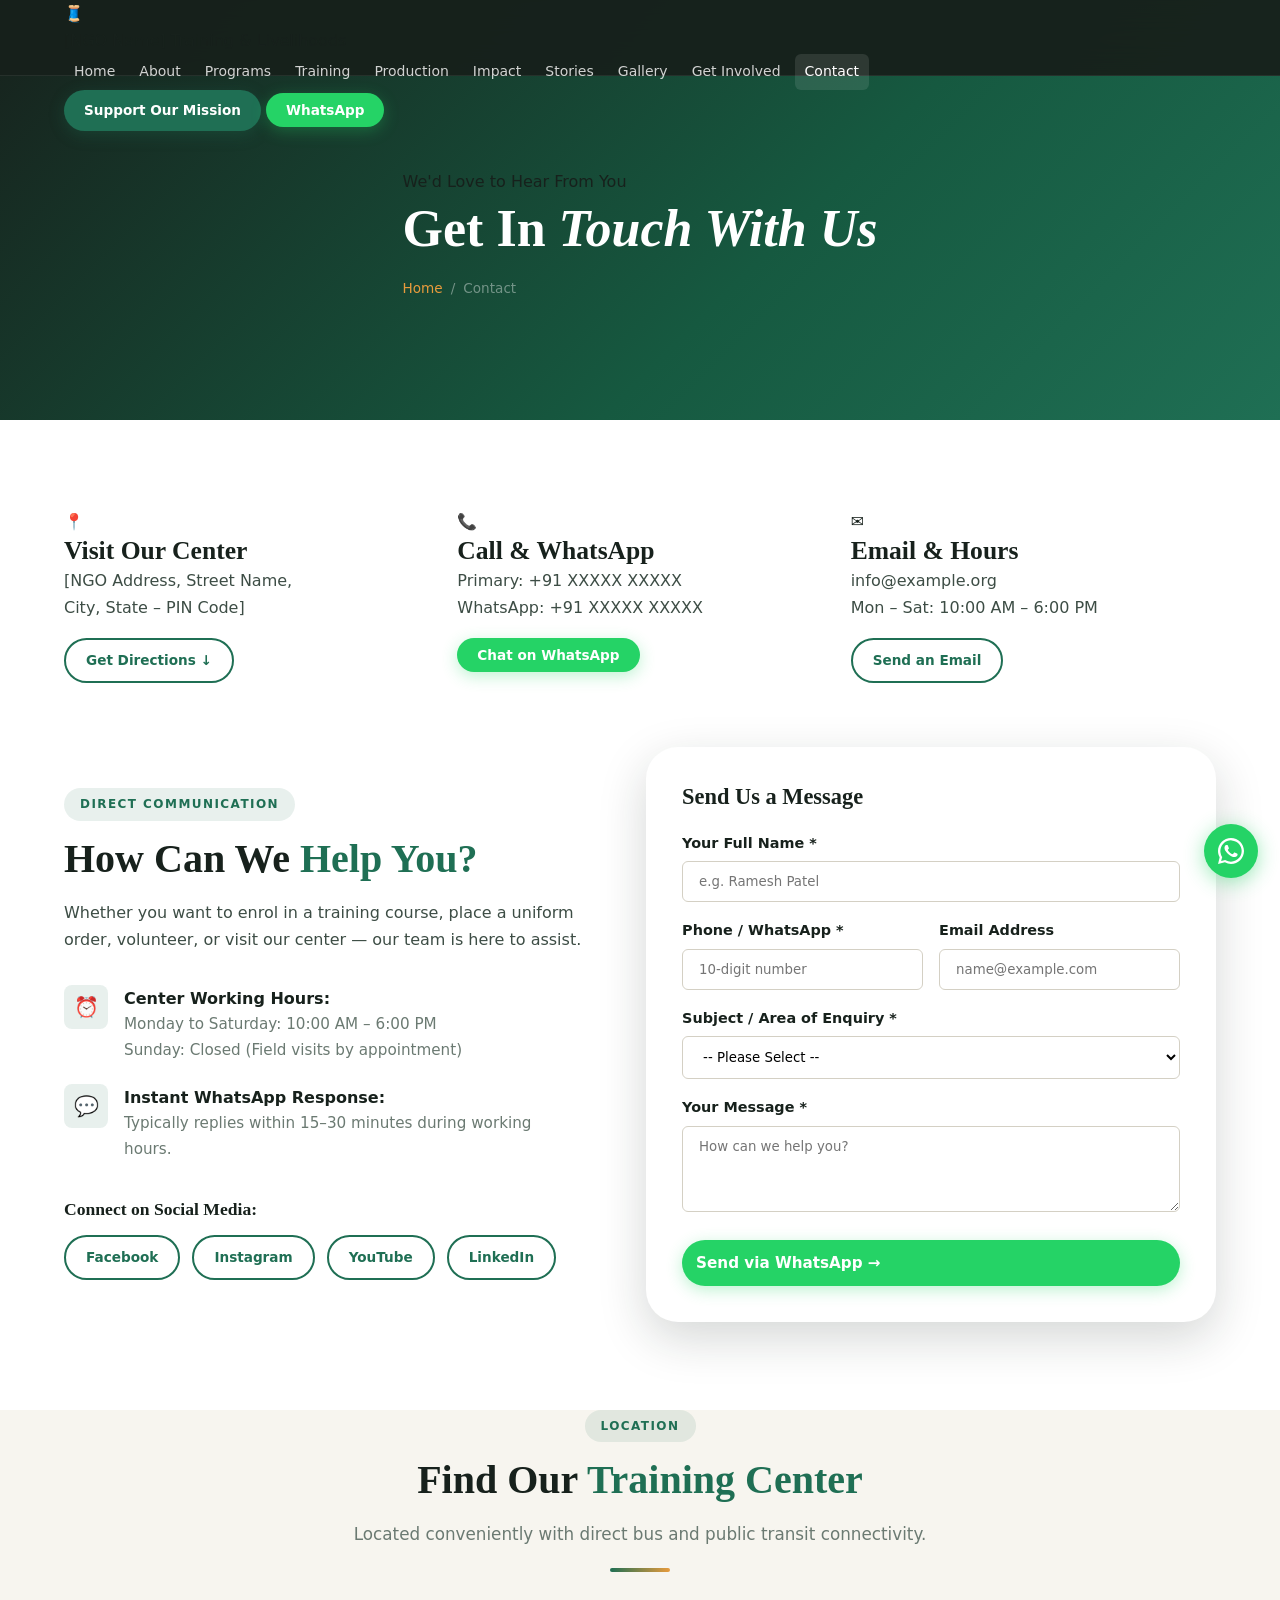
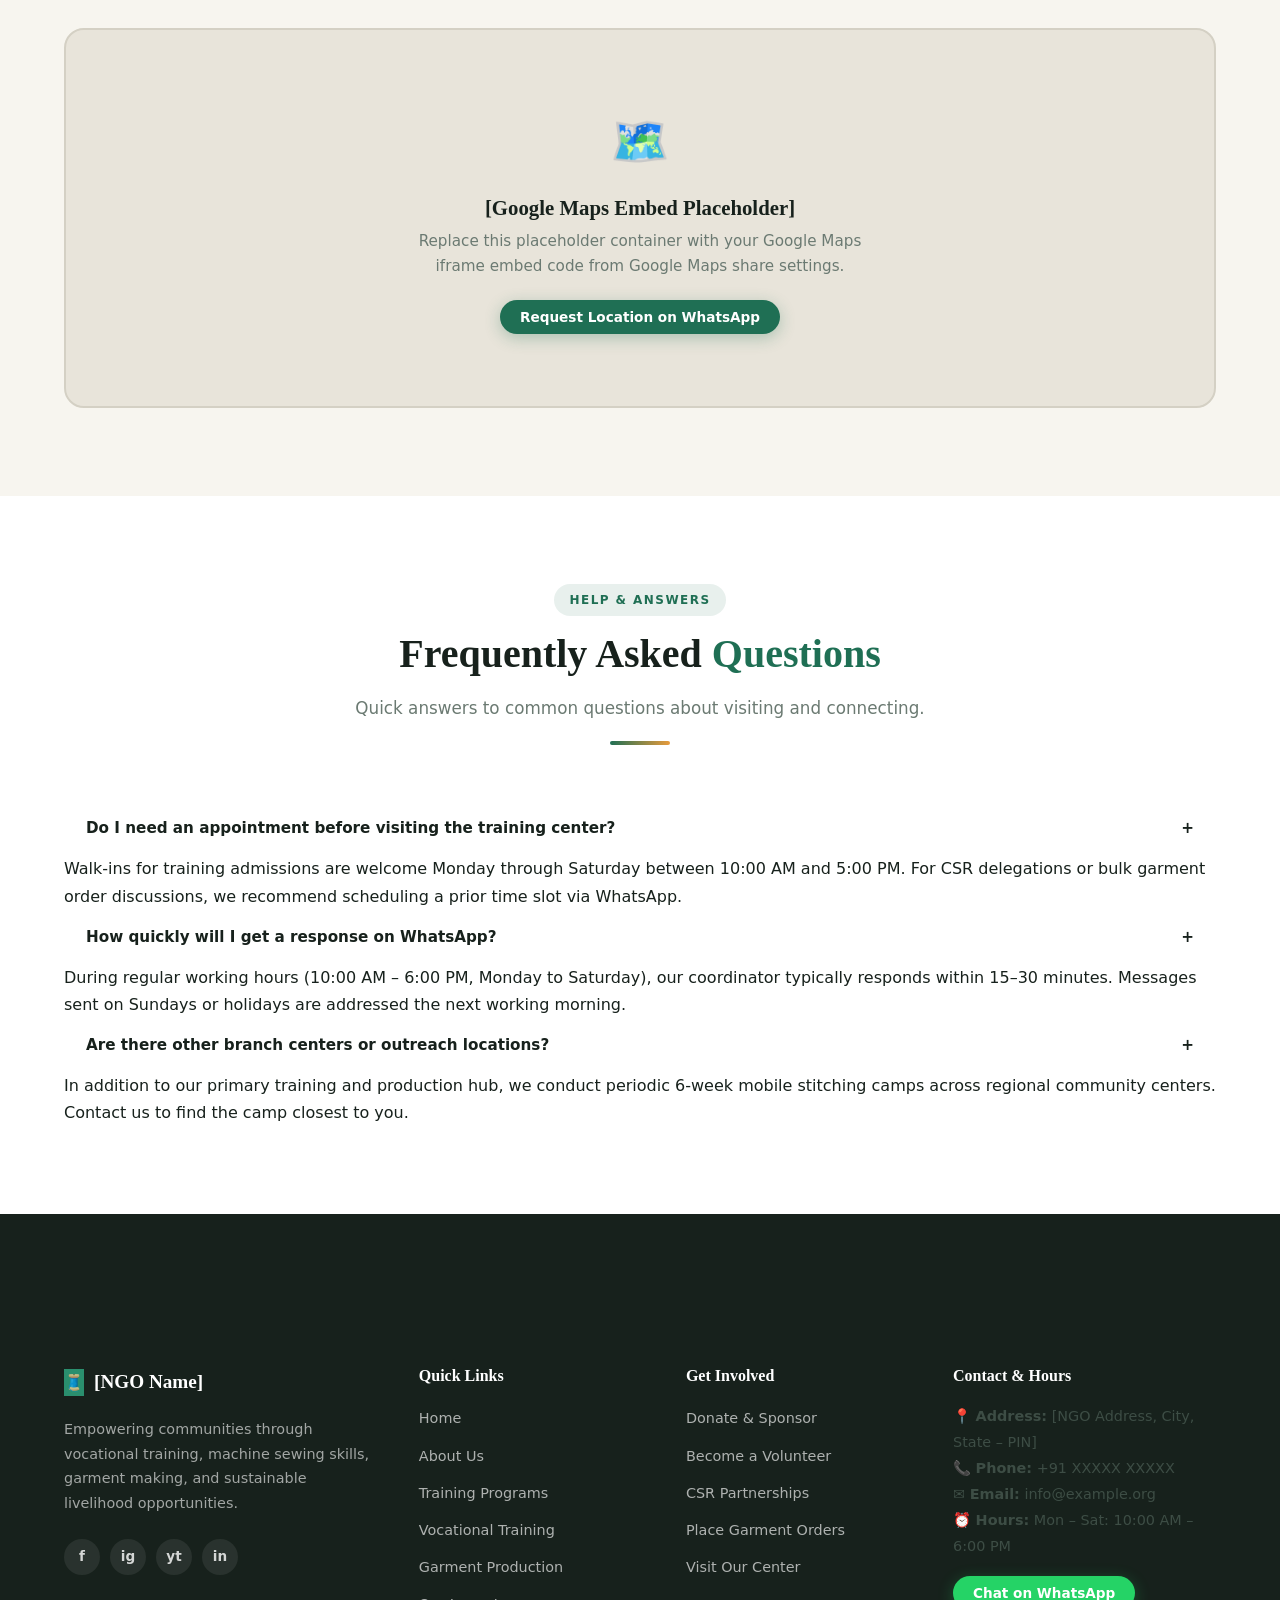
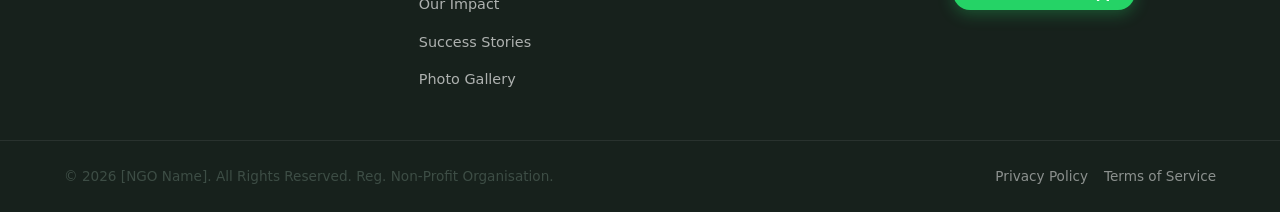
<file: ngos/contact.html>
<!DOCTYPE html>
<html lang="en">
<head>
  <meta charset="UTF-8" />
  <meta name="viewport" content="width=device-width, initial-scale=1.0" />
  <title>Contact Us — Visit Our Training Center | [NGO Name]</title>
  <meta name="description" content="Get in touch with [NGO Name]. Visit our vocational sewing center, enquire about training courses, discuss bulk garment production, or explore CSR partnership opportunities." />
  <meta name="keywords" content="contact NGO, visit sewing center, NGO phone number, WhatsApp NGO, vocational training admissions contact" />
  <meta name="author" content="[NGO Name]" />

  <!-- Open Graph -->
  <meta property="og:type" content="website" />
  <meta property="og:title" content="Contact Us — Visit Our Training Center | [NGO Name]" />
  <meta property="og:description" content="Connect with our team for training admissions, bulk garment orders, CSR partnerships, or donations." />
  <meta property="og:image" content="https://images.unsplash.com/photo-1558618666-fcd25c85cd64?w=1200&q=80" />
  <meta property="og:url" content="contact.html" />

  <link rel="canonical" href="contact.html" />

  <!-- Google Fonts -->
  <link rel="preconnect" href="https://fonts.googleapis.com" />
  <link rel="preconnect" href="https://fonts.gstatic.com" crossorigin />
  <link href="https://fonts.googleapis.com/css2?family=DM+Sans:ital,opsz,wght@0,9..40,400..700;1,9..40,400..700&family=Inter:wght@300;400;500;600;700&family=Poppins:ital,wght@0,500;0,600;0,700;0,800;1,600&display=swap" rel="stylesheet" />

  <!-- Stylesheets -->
  <link rel="stylesheet" href="css/style.css" />
  <link rel="stylesheet" href="css/responsive.css" />
  <link rel="stylesheet" href="css/animations.css" />
</head>
<body>

  <!-- Scroll Progress Indicator -->
  <div id="scroll-progress" aria-hidden="true"></div>

  <!-- NAVBAR -->
  <header class="navbar" id="navbar">
    <div class="container navbar__inner">
      <a href="index.html" class="navbar__logo" aria-label="[NGO Name] Homepage">
        <div class="navbar__logo-icon" aria-hidden="true">🧵</div>
        <div class="navbar__logo-text">
          <span class="navbar__logo-name">[NGO Name]</span>
          <span class="navbar__logo-tagline">Training &amp; Livelihoods</span>
        </div>
      </a>

      <nav class="nav-links" aria-label="Main Navigation">
        <a href="index.html" class="nav-link">Home</a>
        <a href="about.html" class="nav-link">About</a>
        <a href="programs.html" class="nav-link">Programs</a>
        <a href="training.html" class="nav-link">Training</a>
        <a href="production.html" class="nav-link">Production</a>
        <a href="impact.html" class="nav-link">Impact</a>
        <a href="stories.html" class="nav-link">Stories</a>
        <a href="gallery.html" class="nav-link">Gallery</a>
        <a href="get-involved.html" class="nav-link">Get Involved</a>
        <a href="contact.html" class="nav-link active">Contact</a>
      </nav>

      <div class="navbar__actions">
        <a href="donate.html" class="btn btn-primary btn-sm">Support Our Mission</a>
        <button class="btn btn-whatsapp btn-sm" data-whatsapp="Hi, I would like to get in touch with your team.">
          <span>WhatsApp</span>
        </button>
      </div>

      <button class="navbar__toggle" id="nav-toggle" aria-label="Toggle navigation menu" aria-expanded="false" aria-controls="mobile-menu">
        <span></span>
        <span></span>
        <span></span>
      </button>
    </div>

    <!-- Mobile Drawer -->
    <div class="mobile-menu" id="mobile-menu" aria-hidden="true">
      <nav class="mobile-menu__nav">
        <a href="index.html" class="mobile-menu__link">Home</a>
        <a href="about.html" class="mobile-menu__link">About Us</a>
        <a href="programs.html" class="mobile-menu__link">Training Programs</a>
        <a href="training.html" class="mobile-menu__link">Vocational Training</a>
        <a href="production.html" class="mobile-menu__link">Garment Production</a>
        <a href="impact.html" class="mobile-menu__link">Our Impact</a>
        <a href="stories.html" class="mobile-menu__link">Success Stories</a>
        <a href="gallery.html" class="mobile-menu__link">Photo Gallery</a>
        <a href="get-involved.html" class="mobile-menu__link">Get Involved</a>
        <a href="contact.html" class="mobile-menu__link active">Contact Us</a>
        <a href="donate.html" class="mobile-menu__link" style="color:var(--secondary); font-weight:700;">Donate Now &rarr;</a>
      </nav>
      <div class="mobile-menu__footer">
        <a href="donate.html" class="btn btn-primary" style="width:100%; margin-bottom:12px;">Support Our Mission</a>
        <button class="btn btn-whatsapp" style="width:100%;" data-whatsapp="Hi, I would like to get in touch.">
          Chat on WhatsApp
        </button>
      </div>
    </div>
  </header>

  <!-- PAGE HERO -->
  <section class="page-hero">
    <div class="container page-hero__inner">
      <div class="page-hero__eyebrow">
        <span></span> We'd Love to Hear From You <span></span>
      </div>
      <h1 class="page-hero__title">Get In <em>Touch With Us</em></h1>
      <div class="breadcrumb">
        <a href="index.html">Home</a>
        <span class="breadcrumb__sep">/</span>
        <span class="breadcrumb__current">Contact</span>
      </div>
    </div>
  </section>

  <!-- 3 CONTACT CARDS ROW -->
  <section class="section">
    <div class="container">
      <div class="grid grid-3" style="gap:28px; margin-bottom:64px;">
        <!-- Card 1: Visit -->
        <div class="icon-card reveal">
          <div class="icon-card__icon">📍</div>
          <h3 class="icon-card__title">Visit Our Center</h3>
          <p class="icon-card__text" style="margin-bottom:16px;">
            [NGO Address, Street Name,<br />
            City, State &ndash; PIN Code]
          </p>
          <a href="#map" class="btn btn-outline btn-sm">Get Directions &darr;</a>
        </div>

        <!-- Card 2: Call / WhatsApp -->
        <div class="icon-card reveal">
          <div class="icon-card__icon">📞</div>
          <h3 class="icon-card__title">Call &amp; WhatsApp</h3>
          <p class="icon-card__text" style="margin-bottom:16px;">
            Primary: +91 XXXXX XXXXX<br />
            WhatsApp: +91 XXXXX XXXXX
          </p>
          <button class="btn btn-whatsapp btn-sm" data-whatsapp="Hi, I am reaching out through your website contact page.">
            Chat on WhatsApp
          </button>
        </div>

        <!-- Card 3: Email & Hours -->
        <div class="icon-card reveal">
          <div class="icon-card__icon">✉️</div>
          <h3 class="icon-card__title">Email &amp; Hours</h3>
          <p class="icon-card__text" style="margin-bottom:16px;">
            info@example.org<br />
            Mon &ndash; Sat: 10:00 AM &ndash; 6:00 PM
          </p>
          <a href="mailto:info@example.org" class="btn btn-outline btn-sm">Send an Email</a>
        </div>
      </div>

      <!-- MAIN CONTACT GRID: INFO + FORM -->
      <div class="about__grid">
        <!-- Left Column: Details & Social -->
        <div class="reveal-left">
          <span class="section-badge">Direct Communication</span>
          <h2 class="section-title">How Can We <span>Help You?</span></h2>
          <p class="lead">
            Whether you want to enrol in a training course, place a uniform order, volunteer, or visit our center &mdash; our team is here to assist.
          </p>

          <div style="margin-top:32px; display:flex; flex-direction:column; gap:20px;">
            <div style="display:flex; align-items:flex-start; gap:16px;">
              <div style="width:44px; height:44px; background:rgba(31,111,84,0.1); color:var(--primary); border-radius:8px; display:flex; align-items:center; justify-content:center; font-size:20px; flex-shrink:0;">
                ⏰
              </div>
              <div>
                <strong>Center Working Hours:</strong>
                <p style="margin:0; font-size:0.95rem; color:var(--text-muted);">
                  Monday to Saturday: 10:00 AM &ndash; 6:00 PM<br />
                  Sunday: Closed (Field visits by appointment)
                </p>
              </div>
            </div>

            <div style="display:flex; align-items:flex-start; gap:16px;">
              <div style="width:44px; height:44px; background:rgba(31,111,84,0.1); color:var(--primary); border-radius:8px; display:flex; align-items:center; justify-content:center; font-size:20px; flex-shrink:0;">
                💬
              </div>
              <div>
                <strong>Instant WhatsApp Response:</strong>
                <p style="margin:0; font-size:0.95rem; color:var(--text-muted);">
                  Typically replies within 15&ndash;30 minutes during working hours.
                </p>
              </div>
            </div>
          </div>

          <!-- Social Links -->
          <div style="margin-top:36px;">
            <h4 style="font-size:1.1rem; margin-bottom:14px;">Connect on Social Media:</h4>
            <div style="display:flex; gap:12px;">
              <a href="#" class="btn btn-outline btn-sm" aria-label="Facebook">Facebook</a>
              <a href="#" class="btn btn-outline btn-sm" aria-label="Instagram">Instagram</a>
              <a href="#" class="btn btn-outline btn-sm" aria-label="YouTube">YouTube</a>
              <a href="#" class="btn btn-outline btn-sm" aria-label="LinkedIn">LinkedIn</a>
            </div>
          </div>
        </div>

        <!-- Right Column: Interactive Contact Form -->
        <div class="reveal-right">
          <div class="donation__wrapper" style="max-width:100%; padding:36px;">
            <h3 style="margin-bottom:20px; font-size:1.4rem;">Send Us a Message</h3>
            <form id="contact-form">
              <div style="margin-bottom:16px;">
                <label for="c-name" style="display:block; font-weight:600; margin-bottom:6px; font-size:0.9rem;">Your Full Name *</label>
                <input type="text" id="c-name" name="name" placeholder="e.g. Ramesh Patel" required style="width:100%; padding:12px 16px; border:1px solid var(--border); border-radius:var(--radius-sm);" />
              </div>

              <div style="display:grid; grid-template-columns:1fr 1fr; gap:16px; margin-bottom:16px;">
                <div>
                  <label for="c-phone" style="display:block; font-weight:600; margin-bottom:6px; font-size:0.9rem;">Phone / WhatsApp *</label>
                  <input type="tel" id="c-phone" name="phone" placeholder="10-digit number" required style="width:100%; padding:12px 16px; border:1px solid var(--border); border-radius:var(--radius-sm);" />
                </div>
                <div>
                  <label for="c-email" style="display:block; font-weight:600; margin-bottom:6px; font-size:0.9rem;">Email Address</label>
                  <input type="email" id="c-email" name="email" placeholder="name@example.com" style="width:100%; padding:12px 16px; border:1px solid var(--border); border-radius:var(--radius-sm);" />
                </div>
              </div>

              <div style="margin-bottom:16px;">
                <label for="c-subject" style="display:block; font-weight:600; margin-bottom:6px; font-size:0.9rem;">Subject / Area of Enquiry *</label>
                <select id="c-subject" name="subject" required style="width:100%; padding:12px 16px; border:1px solid var(--border); border-radius:var(--radius-sm); background:var(--white);">
                  <option value="">-- Please Select --</option>
                  <option value="Training Admissions">Training Course Admissions</option>
                  <option value="Garment & Uniform Orders">Garment &amp; Uniform Orders</option>
                  <option value="Donation & Machine Sponsorship">Donation &amp; Sponsorship</option>
                  <option value="Volunteering">Volunteering Opportunity</option>
                  <option value="CSR Partnership">CSR / Corporate Partnership</option>
                  <option value="Center Visit">Schedule Center Visit</option>
                  <option value="General Query">Other General Query</option>
                </select>
              </div>

              <div style="margin-bottom:20px;">
                <label for="c-msg" style="display:block; font-weight:600; margin-bottom:6px; font-size:0.9rem;">Your Message *</label>
                <textarea id="c-msg" name="message" rows="4" placeholder="How can we help you?" required style="width:100%; padding:12px 16px; border:1px solid var(--border); border-radius:var(--radius-sm);"></textarea>
              </div>

              <button type="submit" class="btn btn-whatsapp" style="width:100%; padding:14px;">
                <span>Send via WhatsApp &rarr;</span>
              </button>
            </form>
          </div>
        </div>
      </div>
    </div>
  </section>

  <!-- GOOGLE MAPS PLACEHOLDER -->
  <section class="section section--light" id="map" style="padding-top:0;">
    <div class="container">
      <div class="section-header">
        <span class="section-badge">Location</span>
        <h2 class="section-title">Find Our <span>Training Center</span></h2>
        <p class="section-subtitle">Located conveniently with direct bus and public transit connectivity.</p>
        <div class="section-divider"></div>
      </div>

      <div style="border-radius:var(--radius-lg); overflow:hidden; border:2px solid var(--border); background:#e8e4da; height:380px; display:flex; flex-direction:column; align-items:center; justify-content:center; text-align:center; padding:32px;">
        <span style="font-size:3rem; margin-bottom:12px;">🗺️</span>
        <h3 style="font-size:1.3rem; margin-bottom:8px;">[Google Maps Embed Placeholder]</h3>
        <p style="color:var(--text-muted); max-width:480px; font-size:0.95rem; margin-bottom:20px;">
          Replace this placeholder container with your Google Maps iframe embed code from Google Maps share settings.
        </p>
        <button class="btn btn-primary btn-sm" data-whatsapp="Hi, please share the live GPS location / directions to your vocational training center.">
          Request Location on WhatsApp
        </button>
      </div>
    </div>
  </section>

  <!-- QUICK FAQ -->
  <section class="section">
    <div class="container">
      <div class="section-header">
        <span class="section-badge">Help &amp; Answers</span>
        <h2 class="section-title">Frequently Asked <span>Questions</span></h2>
        <p class="section-subtitle">Quick answers to common questions about visiting and connecting.</p>
        <div class="section-divider"></div>
      </div>

      <div class="faq__list accordion-group">
        <div class="faq__item">
          <button class="faq__question accordion-trigger">
            <span class="faq__question-text">Do I need an appointment before visiting the training center?</span>
            <span class="faq__icon">+</span>
          </button>
          <div class="faq__answer">
            <div class="faq__answer-inner">
              Walk-ins for training admissions are welcome Monday through Saturday between 10:00 AM and 5:00 PM. For CSR delegations or bulk garment order discussions, we recommend scheduling a prior time slot via WhatsApp.
            </div>
          </div>
        </div>

        <div class="faq__item">
          <button class="faq__question accordion-trigger">
            <span class="faq__question-text">How quickly will I get a response on WhatsApp?</span>
            <span class="faq__icon">+</span>
          </button>
          <div class="faq__answer">
            <div class="faq__answer-inner">
              During regular working hours (10:00 AM – 6:00 PM, Monday to Saturday), our coordinator typically responds within 15–30 minutes. Messages sent on Sundays or holidays are addressed the next working morning.
            </div>
          </div>
        </div>

        <div class="faq__item">
          <button class="faq__question accordion-trigger">
            <span class="faq__question-text">Are there other branch centers or outreach locations?</span>
            <span class="faq__icon">+</span>
          </button>
          <div class="faq__answer">
            <div class="faq__answer-inner">
              In addition to our primary training and production hub, we conduct periodic 6-week mobile stitching camps across regional community centers. Contact us to find the camp closest to you.
            </div>
          </div>
        </div>
      </div>
    </div>
  </section>

  <!-- FOOTER -->
  <footer class="footer">
    <div class="footer__top">
      <div class="container footer__grid">
        <div>
          <a href="index.html" class="footer__logo">
            <div class="navbar__logo-icon" style="background:var(--primary-light);">🧵</div>
            <span class="footer__logo-name">[NGO Name]</span>
          </a>
          <p class="footer__tagline">
            Empowering communities through vocational training, machine sewing skills, garment making, and sustainable livelihood opportunities.
          </p>
          <div class="footer__social">
            <a href="#" class="footer__social-link" aria-label="Facebook">f</a>
            <a href="#" class="footer__social-link" aria-label="Instagram">ig</a>
            <a href="#" class="footer__social-link" aria-label="YouTube">yt</a>
            <a href="#" class="footer__social-link" aria-label="LinkedIn">in</a>
          </div>
        </div>

        <div>
          <h4 class="footer__col-title">Quick Links</h4>
          <ul class="footer__links">
            <li><a href="index.html" class="footer__link">Home</a></li>
            <li><a href="about.html" class="footer__link">About Us</a></li>
            <li><a href="programs.html" class="footer__link">Training Programs</a></li>
            <li><a href="training.html" class="footer__link">Vocational Training</a></li>
            <li><a href="production.html" class="footer__link">Garment Production</a></li>
            <li><a href="impact.html" class="footer__link">Our Impact</a></li>
            <li><a href="stories.html" class="footer__link">Success Stories</a></li>
            <li><a href="gallery.html" class="footer__link">Photo Gallery</a></li>
          </ul>
        </div>

        <div>
          <h4 class="footer__col-title">Get Involved</h4>
          <ul class="footer__links">
            <li><a href="donate.html" class="footer__link">Donate &amp; Sponsor</a></li>
            <li><a href="get-involved.html#volunteer" class="footer__link">Become a Volunteer</a></li>
            <li><a href="get-involved.html#csr" class="footer__link">CSR Partnerships</a></li>
            <li><a href="production.html#orders" class="footer__link">Place Garment Orders</a></li>
            <li><a href="contact.html" class="footer__link">Visit Our Center</a></li>
          </ul>
        </div>

        <div>
          <h4 class="footer__col-title">Contact &amp; Hours</h4>
          <div style="font-size:0.9rem; line-height:1.8; color:rgba(255,255,255,0.7);">
            <p>📍 <strong>Address:</strong> [NGO Address, City, State &ndash; PIN]</p>
            <p>📞 <strong>Phone:</strong> +91 XXXXX XXXXX</p>
            <p>✉️ <strong>Email:</strong> info@example.org</p>
            <p>⏰ <strong>Hours:</strong> Mon &ndash; Sat: 10:00 AM &ndash; 6:00 PM</p>
          </div>
          <div style="margin-top:16px;">
            <button class="btn btn-whatsapp btn-sm" data-whatsapp="Hi, I would like to reach out to your NGO team.">
              Chat on WhatsApp
            </button>
          </div>
        </div>
      </div>
    </div>

    <div class="container" style="padding-block:24px; display:flex; justify-content:space-between; align-items:center; flex-wrap:wrap; gap:12px; font-size:0.85rem; color:rgba(255,255,255,0.5);">
      <p>&copy; 2026 [NGO Name]. All Rights Reserved. Reg. Non-Profit Organisation.</p>
      <div style="display:flex; gap:16px;">
        <a href="#" style="color:inherit;">Privacy Policy</a>
        <a href="#" style="color:inherit;">Terms of Service</a>
      </div>
    </div>
  </footer>

  <!-- Scripts -->
  <script src="js/config.js"></script>
  <script src="js/whatsapp.js"></script>
  <script src="js/animations.js"></script>
  <script src="js/forms.js"></script>
  <script src="js/main.js"></script>
</body>
</html>
</file>
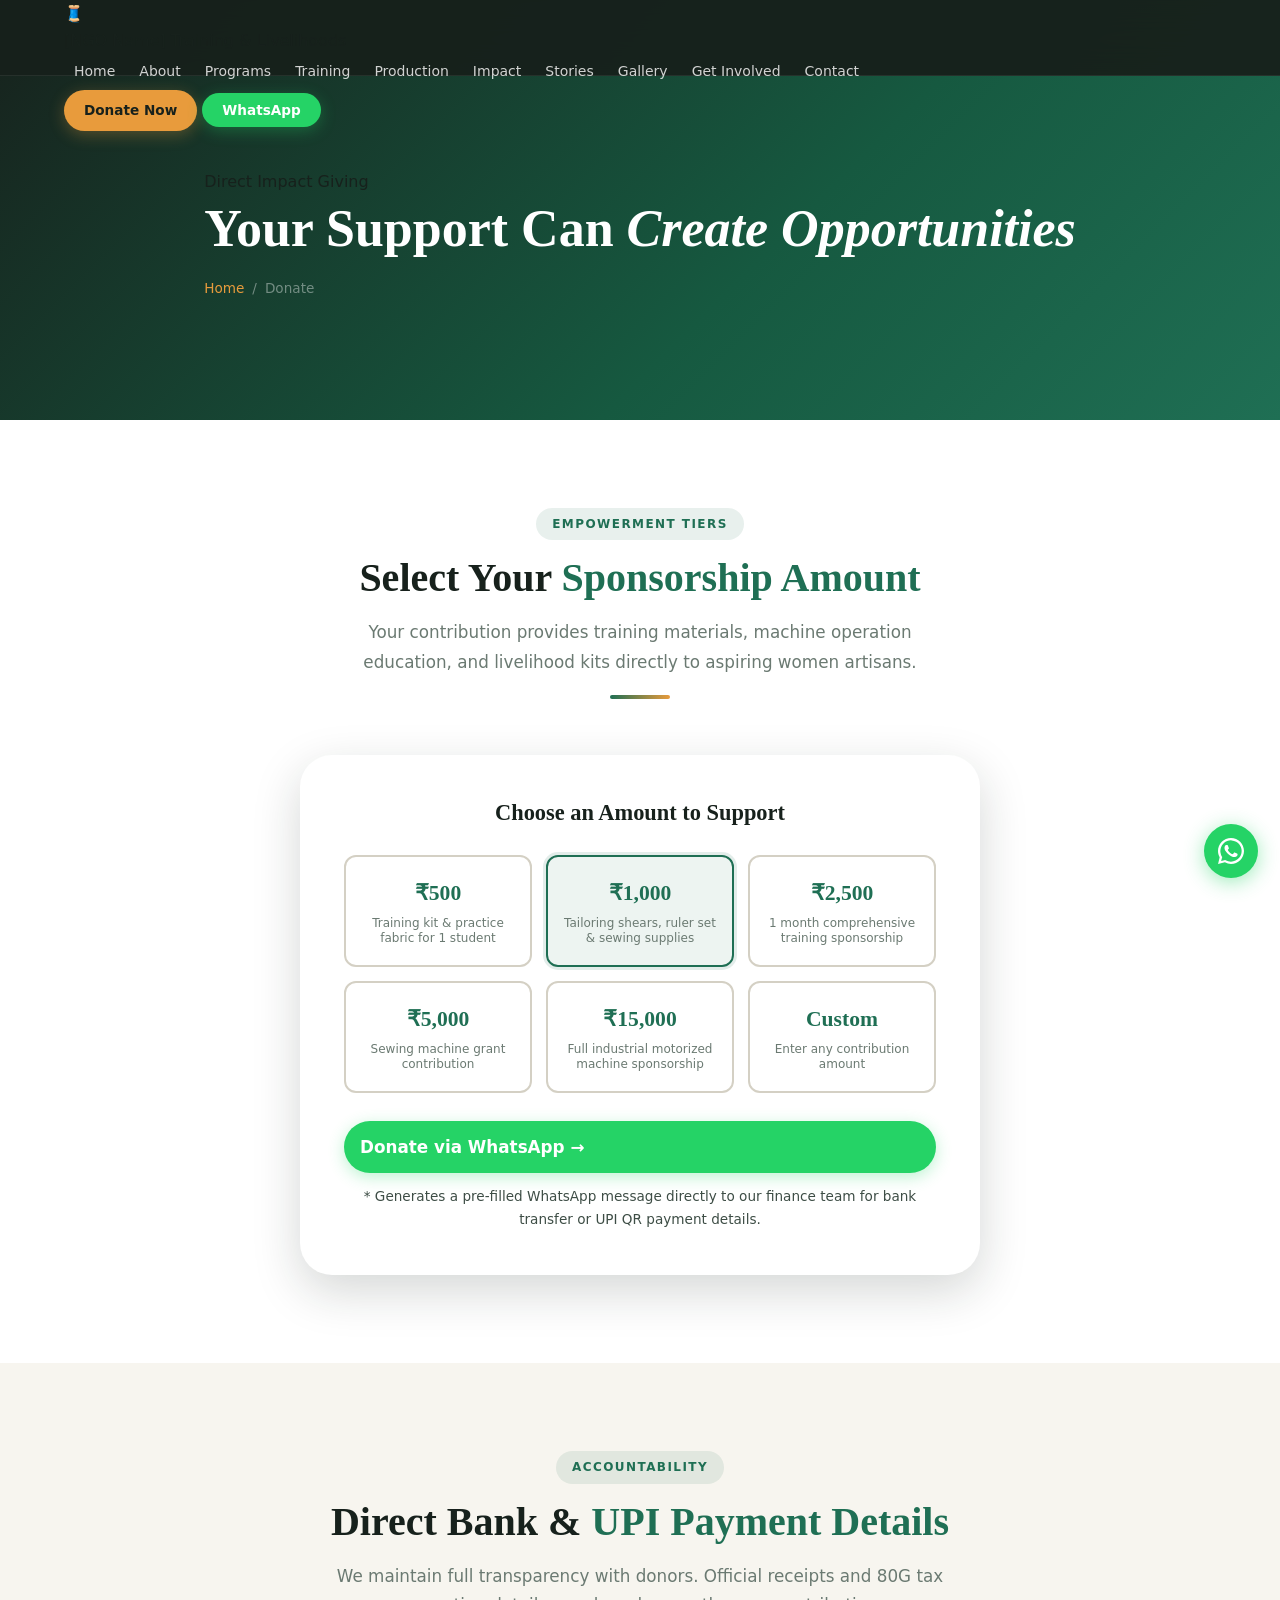
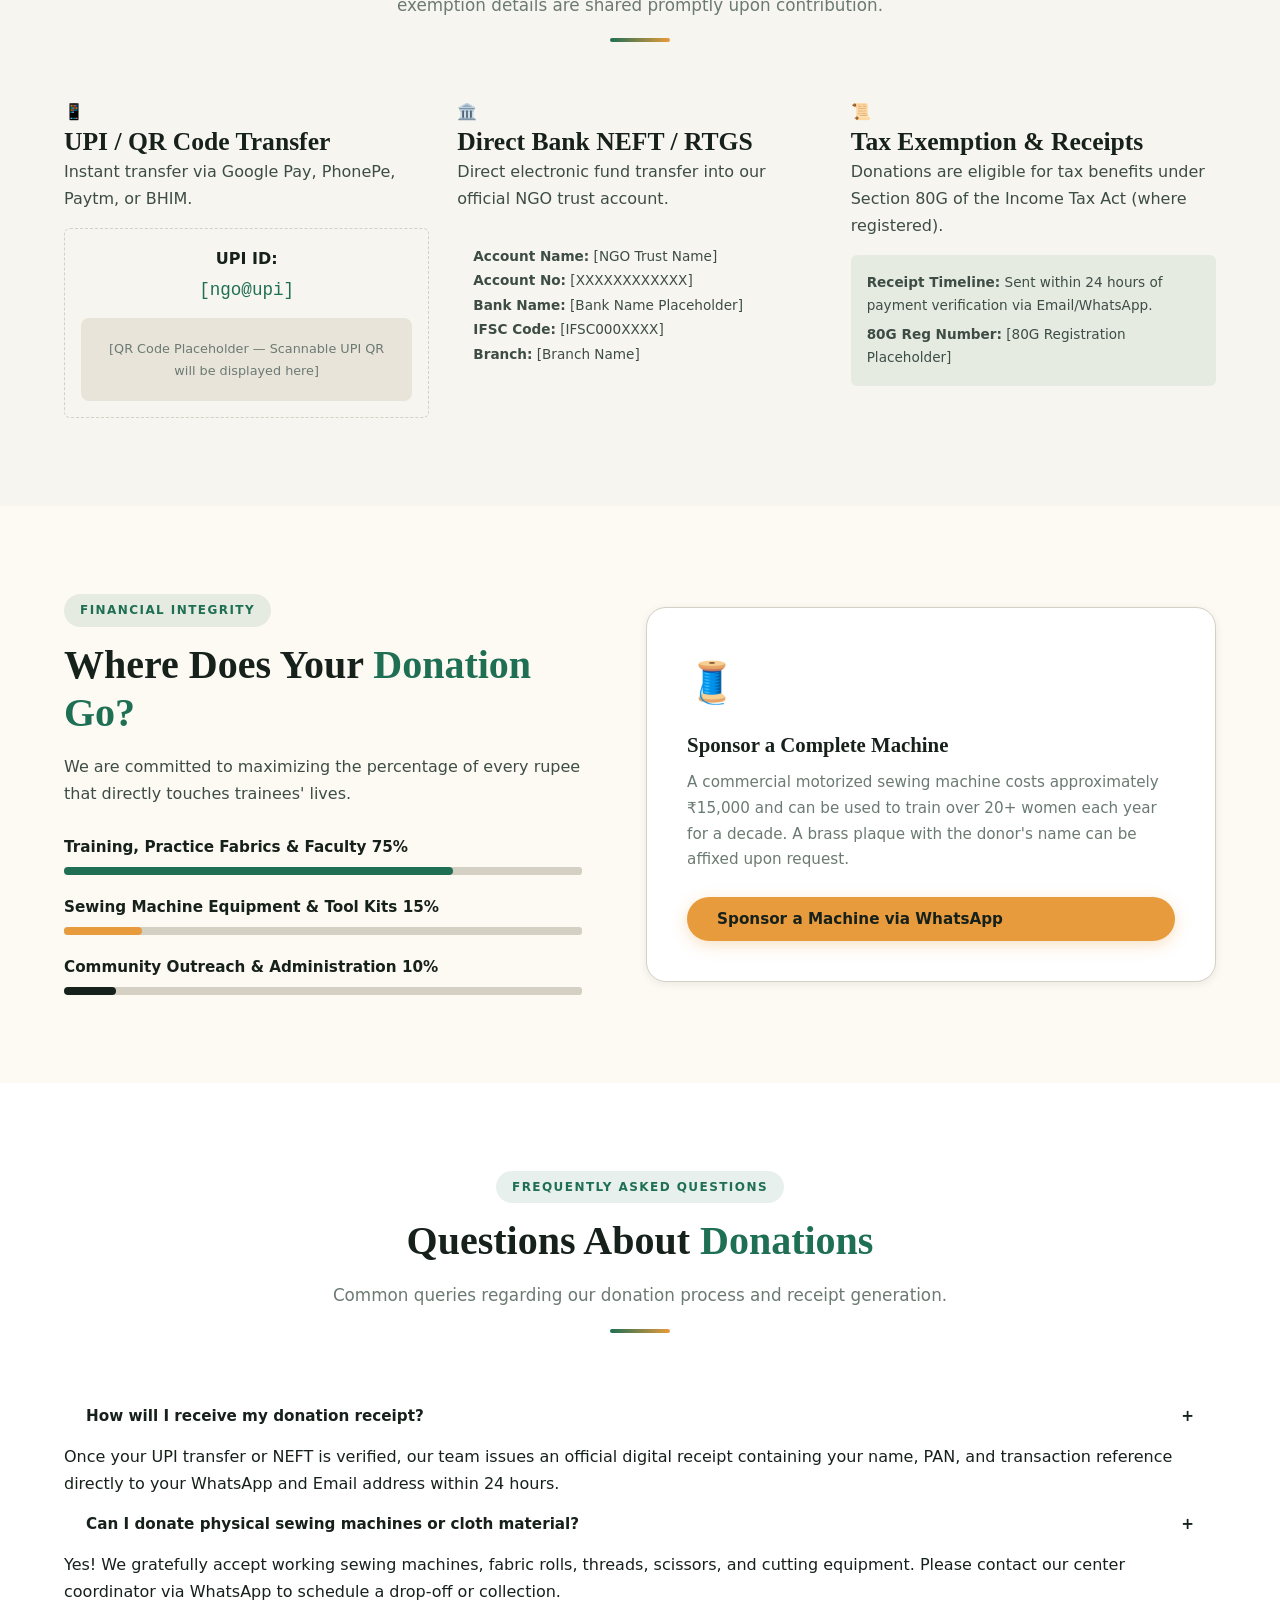
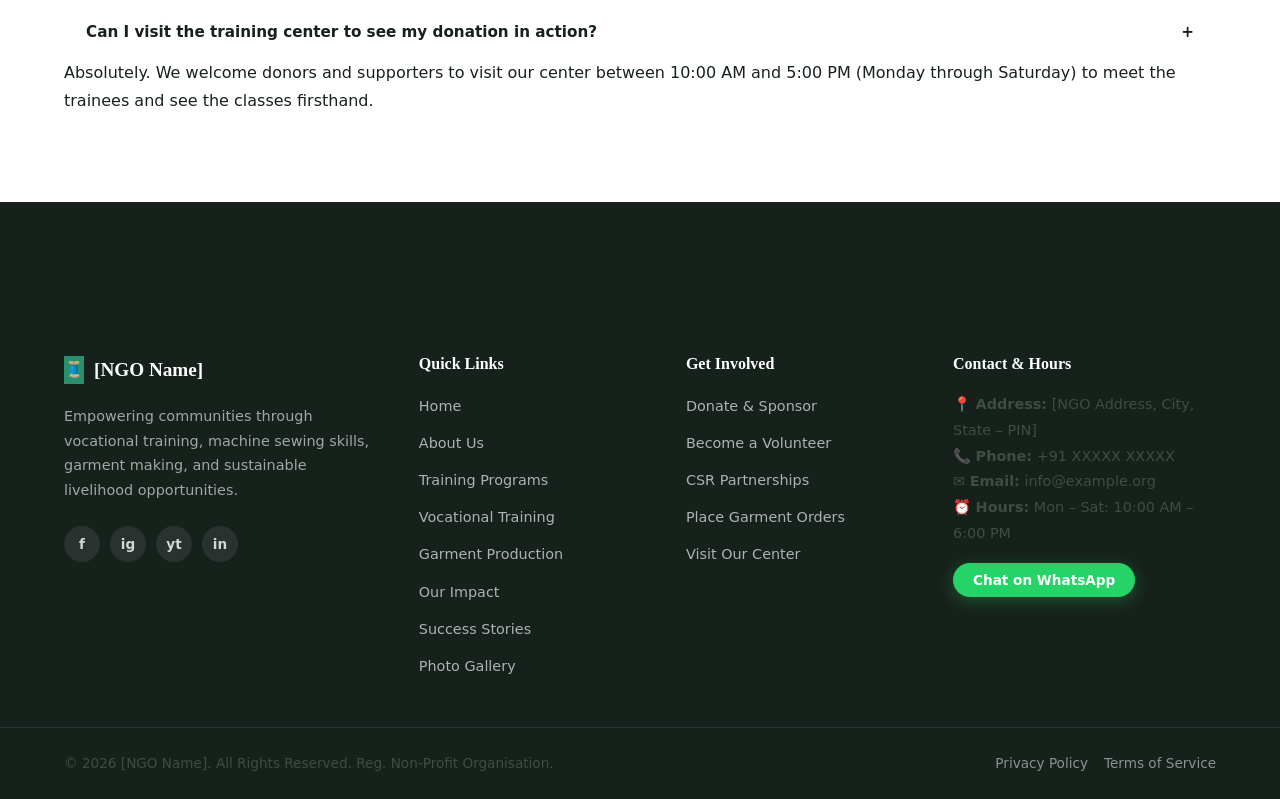
<file: ngos/donate.html>
<!DOCTYPE html>
<html lang="en">
<head>
  <meta charset="UTF-8" />
  <meta name="viewport" content="width=device-width, initial-scale=1.0" />
  <title>Donate &amp; Sponsor a Skill | [NGO Name]</title>
  <meta name="description" content="Support vocational training, machine sewing education, and sustainable livelihoods for women and underserved communities. Transparent giving with direct impact." />
  <meta name="keywords" content="donate to NGO, sponsor vocational training, sewing machine donation, women empowerment charity, donate skill development" />
  <meta name="author" content="[NGO Name]" />

  <!-- Open Graph -->
  <meta property="og:type" content="website" />
  <meta property="og:title" content="Donate &amp; Sponsor a Skill | [NGO Name]" />
  <meta property="og:description" content="Your support provides sewing machines, fabric kits, and practical vocational training for women to earn independent livelihoods." />
  <meta property="og:image" content="https://images.unsplash.com/photo-1558618666-fcd25c85cd64?w=1200&q=80" />
  <meta property="og:url" content="donate.html" />

  <link rel="canonical" href="donate.html" />

  <!-- Google Fonts -->
  <link rel="preconnect" href="https://fonts.googleapis.com" />
  <link rel="preconnect" href="https://fonts.gstatic.com" crossorigin />
  <link href="https://fonts.googleapis.com/css2?family=DM+Sans:ital,opsz,wght@0,9..40,400..700;1,9..40,400..700&family=Inter:wght@300;400;500;600;700&family=Poppins:ital,wght@0,500;0,600;0,700;0,800;1,600&display=swap" rel="stylesheet" />

  <!-- Stylesheets -->
  <link rel="stylesheet" href="css/style.css" />
  <link rel="stylesheet" href="css/responsive.css" />
  <link rel="stylesheet" href="css/animations.css" />
</head>
<body>

  <!-- Scroll Progress Indicator -->
  <div id="scroll-progress" aria-hidden="true"></div>

  <!-- NAVBAR -->
  <header class="navbar" id="navbar">
    <div class="container navbar__inner">
      <a href="index.html" class="navbar__logo" aria-label="[NGO Name] Homepage">
        <div class="navbar__logo-icon" aria-hidden="true">🧵</div>
        <div class="navbar__logo-text">
          <span class="navbar__logo-name">[NGO Name]</span>
          <span class="navbar__logo-tagline">Training &amp; Livelihoods</span>
        </div>
      </a>

      <nav class="nav-links" aria-label="Main Navigation">
        <a href="index.html" class="nav-link">Home</a>
        <a href="about.html" class="nav-link">About</a>
        <a href="programs.html" class="nav-link">Programs</a>
        <a href="training.html" class="nav-link">Training</a>
        <a href="production.html" class="nav-link">Production</a>
        <a href="impact.html" class="nav-link">Impact</a>
        <a href="stories.html" class="nav-link">Stories</a>
        <a href="gallery.html" class="nav-link">Gallery</a>
        <a href="get-involved.html" class="nav-link">Get Involved</a>
        <a href="contact.html" class="nav-link">Contact</a>
      </nav>

      <div class="navbar__actions">
        <a href="donate.html" class="btn btn-secondary btn-sm">Donate Now</a>
        <button class="btn btn-whatsapp btn-sm" data-whatsapp="Hi, I would like to support your NGO. Please share the donation details.">
          <span>WhatsApp</span>
        </button>
      </div>

      <button class="navbar__toggle" id="nav-toggle" aria-label="Toggle navigation menu" aria-expanded="false" aria-controls="mobile-menu">
        <span></span>
        <span></span>
        <span></span>
      </button>
    </div>

    <!-- Mobile Drawer -->
    <div class="mobile-menu" id="mobile-menu" aria-hidden="true">
      <nav class="mobile-menu__nav">
        <a href="index.html" class="mobile-menu__link">Home</a>
        <a href="about.html" class="mobile-menu__link">About Us</a>
        <a href="programs.html" class="mobile-menu__link">Training Programs</a>
        <a href="training.html" class="mobile-menu__link">Vocational Training</a>
        <a href="production.html" class="mobile-menu__link">Garment Production</a>
        <a href="impact.html" class="mobile-menu__link">Our Impact</a>
        <a href="stories.html" class="mobile-menu__link">Success Stories</a>
        <a href="gallery.html" class="mobile-menu__link">Photo Gallery</a>
        <a href="get-involved.html" class="mobile-menu__link">Get Involved</a>
        <a href="contact.html" class="mobile-menu__link">Contact Us</a>
        <a href="donate.html" class="mobile-menu__link active" style="color:var(--secondary); font-weight:700;">Donate Now &rarr;</a>
      </nav>
      <div class="mobile-menu__footer">
        <a href="donate.html" class="btn btn-primary" style="width:100%; margin-bottom:12px;">Support Our Mission</a>
        <button class="btn btn-whatsapp" style="width:100%;" data-whatsapp="Hi, I would like to support your NGO.">
          Chat on WhatsApp
        </button>
      </div>
    </div>
  </header>

  <!-- PAGE HERO -->
  <section class="page-hero">
    <div class="container page-hero__inner">
      <div class="page-hero__eyebrow">
        <span></span> Direct Impact Giving <span></span>
      </div>
      <h1 class="page-hero__title">Your Support Can <em>Create Opportunities</em></h1>
      <div class="breadcrumb">
        <a href="index.html">Home</a>
        <span class="breadcrumb__sep">/</span>
        <span class="breadcrumb__current">Donate</span>
      </div>
    </div>
  </section>

  <!-- HOW YOUR CONTRIBUTION TRANSFORMS LIVES -->
  <section class="section">
    <div class="container">
      <div class="section-header">
        <span class="section-badge">Empowerment Tiers</span>
        <h2 class="section-title">Select Your <span>Sponsorship Amount</span></h2>
        <p class="section-subtitle">
          Your contribution provides training materials, machine operation education, and livelihood kits directly to aspiring women artisans.
        </p>
        <div class="section-divider"></div>
      </div>

      <!-- Interactive Donation Selector -->
      <div class="donation__wrapper reveal">
        <h3 class="donation__title">Choose an Amount to Support</h3>

        <div class="donation__amounts">
          <!-- ₹500 -->
          <div class="donation__amount-card amount-card" data-amount="500">
            <span class="donation__amount-value">₹500</span>
            <span class="donation__amount-impact">Training kit &amp; practice fabric for 1 student</span>
          </div>

          <!-- ₹1,000 (Default) -->
          <div class="donation__amount-card amount-card active" data-amount="1000">
            <span class="donation__amount-value">₹1,000</span>
            <span class="donation__amount-impact">Tailoring shears, ruler set &amp; sewing supplies</span>
          </div>

          <!-- ₹2,500 -->
          <div class="donation__amount-card amount-card" data-amount="2500">
            <span class="donation__amount-value">₹2,500</span>
            <span class="donation__amount-impact">1 month comprehensive training sponsorship</span>
          </div>

          <!-- ₹5,000 -->
          <div class="donation__amount-card amount-card" data-amount="5000">
            <span class="donation__amount-value">₹5,000</span>
            <span class="donation__amount-impact">Sewing machine grant contribution</span>
          </div>

          <!-- ₹15,000 -->
          <div class="donation__amount-card amount-card" data-amount="15000">
            <span class="donation__amount-value">₹15,000</span>
            <span class="donation__amount-impact">Full industrial motorized machine sponsorship</span>
          </div>

          <!-- Custom -->
          <div class="donation__amount-card amount-card" data-amount="custom">
            <span class="donation__amount-value">Custom</span>
            <span class="donation__amount-impact">Enter any contribution amount</span>
          </div>
        </div>

        <!-- Custom Input -->
        <div class="donation__custom" id="custom-amount-input" style="display:none;">
          <label for="custom-amt" style="display:block; font-weight:600; margin-bottom:6px;">Enter Amount in Rupees (₹):</label>
          <input type="number" id="custom-amt" placeholder="e.g. 7500" min="100" />
        </div>

        <!-- Action Button -->
        <div style="margin-top:28px;">
          <button class="btn btn-whatsapp btn-lg" id="donate-wa-btn" style="width:100%; padding:16px;">
            <span>Donate via WhatsApp &rarr;</span>
          </button>
          <p class="text-center text-muted" style="margin-top:12px; font-size:0.85rem;">
            * Generates a pre-filled WhatsApp message directly to our finance team for bank transfer or UPI QR payment details.
          </p>
        </div>
      </div>
    </div>
  </section>

  <!-- TRANSPARENCY & PAYMENT OPTIONS (Placeholders clearly marked) -->
  <section class="section section--light">
    <div class="container">
      <div class="section-header">
        <span class="section-badge">Accountability</span>
        <h2 class="section-title">Direct Bank &amp; <span>UPI Payment Details</span></h2>
        <p class="section-subtitle">
          We maintain full transparency with donors. Official receipts and 80G tax exemption details are shared promptly upon contribution.
        </p>
        <div class="section-divider"></div>
      </div>

      <div class="grid grid-3" style="gap:28px;">
        <!-- UPI Placeholder -->
        <div class="icon-card reveal">
          <div class="icon-card__icon">📱</div>
          <h3 class="icon-card__title">UPI / QR Code Transfer</h3>
          <p class="icon-card__text" style="margin-bottom:16px;">
            Instant transfer via Google Pay, PhonePe, Paytm, or BHIM.
          </p>
          <div style="background:var(--light); padding:16px; border-radius:var(--radius-sm); border:1px dashed var(--border); text-align:center;">
            <strong>UPI ID:</strong>
            <div style="font-family:monospace; font-size:1.1rem; color:var(--primary); margin-top:4px;">[ngo@upi]</div>
            <div style="margin-top:12px; padding:20px; background:#e8e4da; border-radius:8px; font-size:0.8rem; color:var(--text-muted);">
              [QR Code Placeholder &mdash; Scannable UPI QR will be displayed here]
            </div>
          </div>
        </div>

        <!-- Bank Details Placeholder -->
        <div class="icon-card reveal">
          <div class="icon-card__icon">🏛️</div>
          <h3 class="icon-card__title">Direct Bank NEFT / RTGS</h3>
          <p class="icon-card__text" style="margin-bottom:16px;">
            Direct electronic fund transfer into our official NGO trust account.
          </p>
          <div style="background:var(--light); padding:16px; border-radius:var(--radius-sm); font-size:0.85rem; line-height:1.8;">
            <p><strong>Account Name:</strong> [NGO Trust Name]</p>
            <p><strong>Account No:</strong> [XXXXXXXXXXXX]</p>
            <p><strong>Bank Name:</strong> [Bank Name Placeholder]</p>
            <p><strong>IFSC Code:</strong> [IFSC000XXXX]</p>
            <p><strong>Branch:</strong> [Branch Name]</p>
          </div>
        </div>

        <!-- 80G Tax Exemption & Receipts -->
        <div class="icon-card reveal">
          <div class="icon-card__icon">📜</div>
          <h3 class="icon-card__title">Tax Exemption &amp; Receipts</h3>
          <p class="icon-card__text">
            Donations are eligible for tax benefits under Section 80G of the Income Tax Act (where registered).
          </p>
          <div style="background:rgba(31,111,84,0.08); padding:16px; border-radius:var(--radius-sm); font-size:0.85rem; margin-top:16px;">
            <p><strong>Receipt Timeline:</strong> Sent within 24 hours of payment verification via Email/WhatsApp.</p>
            <p style="margin-top:6px;"><strong>80G Reg Number:</strong> [80G Registration Placeholder]</p>
          </div>
        </div>
      </div>
    </div>
  </section>

  <!-- DONATION TRANSPARENCY BAR BREAKDOWN -->
  <section class="section section--cream">
    <div class="container">
      <div class="about__grid">
        <div class="reveal-left">
          <span class="section-badge">Financial Integrity</span>
          <h2 class="section-title">Where Does Your <span>Donation Go?</span></h2>
          <p class="lead">
            We are committed to maximizing the percentage of every rupee that directly touches trainees' lives.
          </p>

          <!-- Transparency Bars -->
          <div style="margin-top:28px; display:flex; flex-direction:column; gap:20px;">
            <div>
              <div class="flex-between" style="font-weight:600; font-size:0.95rem; margin-bottom:6px;">
                <span>Training, Practice Fabrics &amp; Faculty</span>
                <span>75%</span>
              </div>
              <div class="impact-stat__bar" style="height:8px;">
                <div class="donut-bar-fill" data-width="75%" style="height:100%; background:var(--primary); border-radius:4px; width:75%;"></div>
              </div>
            </div>

            <div>
              <div class="flex-between" style="font-weight:600; font-size:0.95rem; margin-bottom:6px;">
                <span>Sewing Machine Equipment &amp; Tool Kits</span>
                <span>15%</span>
              </div>
              <div class="impact-stat__bar" style="height:8px;">
                <div class="donut-bar-fill" data-width="15%" style="height:100%; background:var(--secondary); border-radius:4px; width:15%;"></div>
              </div>
            </div>

            <div>
              <div class="flex-between" style="font-weight:600; font-size:0.95rem; margin-bottom:6px;">
                <span>Community Outreach &amp; Administration</span>
                <span>10%</span>
              </div>
              <div class="impact-stat__bar" style="height:8px;">
                <div class="donut-bar-fill" data-width="10%" style="height:100%; background:var(--dark); border-radius:4px; width:10%;"></div>
              </div>
            </div>
          </div>
        </div>

        <div class="reveal-right">
          <div class="mv-card" style="padding:40px; background:var(--white);">
            <span style="font-size:2.5rem; display:block; margin-bottom:16px;">🧵</span>
            <h3 style="font-size:1.3rem; margin-bottom:12px;">Sponsor a Complete Machine</h3>
            <p style="color:var(--text-muted); font-size:0.95rem; line-height:1.7; margin-bottom:24px;">
              A commercial motorized sewing machine costs approximately ₹15,000 and can be used to train over 20+ women each year for a decade. A brass plaque with the donor's name can be affixed upon request.
            </p>
            <button class="btn btn-secondary" style="width:100%;" data-whatsapp="Hi, I am interested in sponsoring a complete sewing machine with a donor plaque.">
              Sponsor a Machine via WhatsApp
            </button>
          </div>
        </div>
      </div>
    </div>
  </section>

  <!-- DONATION FAQ -->
  <section class="section">
    <div class="container">
      <div class="section-header">
        <span class="section-badge">Frequently Asked Questions</span>
        <h2 class="section-title">Questions About <span>Donations</span></h2>
        <p class="section-subtitle">Common queries regarding our donation process and receipt generation.</p>
        <div class="section-divider"></div>
      </div>

      <div class="faq__list accordion-group">
        <!-- FAQ 1 -->
        <div class="faq__item">
          <button class="faq__question accordion-trigger">
            <span class="faq__question-text">How will I receive my donation receipt?</span>
            <span class="faq__icon">+</span>
          </button>
          <div class="faq__answer">
            <div class="faq__answer-inner">
              Once your UPI transfer or NEFT is verified, our team issues an official digital receipt containing your name, PAN, and transaction reference directly to your WhatsApp and Email address within 24 hours.
            </div>
          </div>
        </div>

        <!-- FAQ 2 -->
        <div class="faq__item">
          <button class="faq__question accordion-trigger">
            <span class="faq__question-text">Can I donate physical sewing machines or cloth material?</span>
            <span class="faq__icon">+</span>
          </button>
          <div class="faq__answer">
            <div class="faq__answer-inner">
              Yes! We gratefully accept working sewing machines, fabric rolls, threads, scissors, and cutting equipment. Please contact our center coordinator via WhatsApp to schedule a drop-off or collection.
            </div>
          </div>
        </div>

        <!-- FAQ 3 -->
        <div class="faq__item">
          <button class="faq__question accordion-trigger">
            <span class="faq__question-text">Can I visit the training center to see my donation in action?</span>
            <span class="faq__icon">+</span>
          </button>
          <div class="faq__answer">
            <div class="faq__answer-inner">
              Absolutely. We welcome donors and supporters to visit our center between 10:00 AM and 5:00 PM (Monday through Saturday) to meet the trainees and see the classes firsthand.
            </div>
          </div>
        </div>
      </div>
    </div>
  </section>

  <!-- FOOTER -->
  <footer class="footer">
    <div class="footer__top">
      <div class="container footer__grid">
        <div>
          <a href="index.html" class="footer__logo">
            <div class="navbar__logo-icon" style="background:var(--primary-light);">🧵</div>
            <span class="footer__logo-name">[NGO Name]</span>
          </a>
          <p class="footer__tagline">
            Empowering communities through vocational training, machine sewing skills, garment making, and sustainable livelihood opportunities.
          </p>
          <div class="footer__social">
            <a href="#" class="footer__social-link" aria-label="Facebook">f</a>
            <a href="#" class="footer__social-link" aria-label="Instagram">ig</a>
            <a href="#" class="footer__social-link" aria-label="YouTube">yt</a>
            <a href="#" class="footer__social-link" aria-label="LinkedIn">in</a>
          </div>
        </div>

        <div>
          <h4 class="footer__col-title">Quick Links</h4>
          <ul class="footer__links">
            <li><a href="index.html" class="footer__link">Home</a></li>
            <li><a href="about.html" class="footer__link">About Us</a></li>
            <li><a href="programs.html" class="footer__link">Training Programs</a></li>
            <li><a href="training.html" class="footer__link">Vocational Training</a></li>
            <li><a href="production.html" class="footer__link">Garment Production</a></li>
            <li><a href="impact.html" class="footer__link">Our Impact</a></li>
            <li><a href="stories.html" class="footer__link">Success Stories</a></li>
            <li><a href="gallery.html" class="footer__link">Photo Gallery</a></li>
          </ul>
        </div>

        <div>
          <h4 class="footer__col-title">Get Involved</h4>
          <ul class="footer__links">
            <li><a href="donate.html" class="footer__link">Donate &amp; Sponsor</a></li>
            <li><a href="get-involved.html#volunteer" class="footer__link">Become a Volunteer</a></li>
            <li><a href="get-involved.html#csr" class="footer__link">CSR Partnerships</a></li>
            <li><a href="production.html#orders" class="footer__link">Place Garment Orders</a></li>
            <li><a href="contact.html" class="footer__link">Visit Our Center</a></li>
          </ul>
        </div>

        <div>
          <h4 class="footer__col-title">Contact &amp; Hours</h4>
          <div style="font-size:0.9rem; line-height:1.8; color:rgba(255,255,255,0.7);">
            <p>📍 <strong>Address:</strong> [NGO Address, City, State &ndash; PIN]</p>
            <p>📞 <strong>Phone:</strong> +91 XXXXX XXXXX</p>
            <p>✉️ <strong>Email:</strong> info@example.org</p>
            <p>⏰ <strong>Hours:</strong> Mon &ndash; Sat: 10:00 AM &ndash; 6:00 PM</p>
          </div>
          <div style="margin-top:16px;">
            <button class="btn btn-whatsapp btn-sm" data-whatsapp="Hi, I would like to reach out to your NGO team.">
              Chat on WhatsApp
            </button>
          </div>
        </div>
      </div>
    </div>

    <div class="container" style="padding-block:24px; display:flex; justify-content:space-between; align-items:center; flex-wrap:wrap; gap:12px; font-size:0.85rem; color:rgba(255,255,255,0.5);">
      <p>&copy; 2026 [NGO Name]. All Rights Reserved. Reg. Non-Profit Organisation.</p>
      <div style="display:flex; gap:16px;">
        <a href="#" style="color:inherit;">Privacy Policy</a>
        <a href="#" style="color:inherit;">Terms of Service</a>
      </div>
    </div>
  </footer>

  <!-- Scripts -->
  <script src="js/config.js"></script>
  <script src="js/whatsapp.js"></script>
  <script src="js/animations.js"></script>
  <script src="js/forms.js"></script>
  <script src="js/main.js"></script>
</body>
</html>
</file>
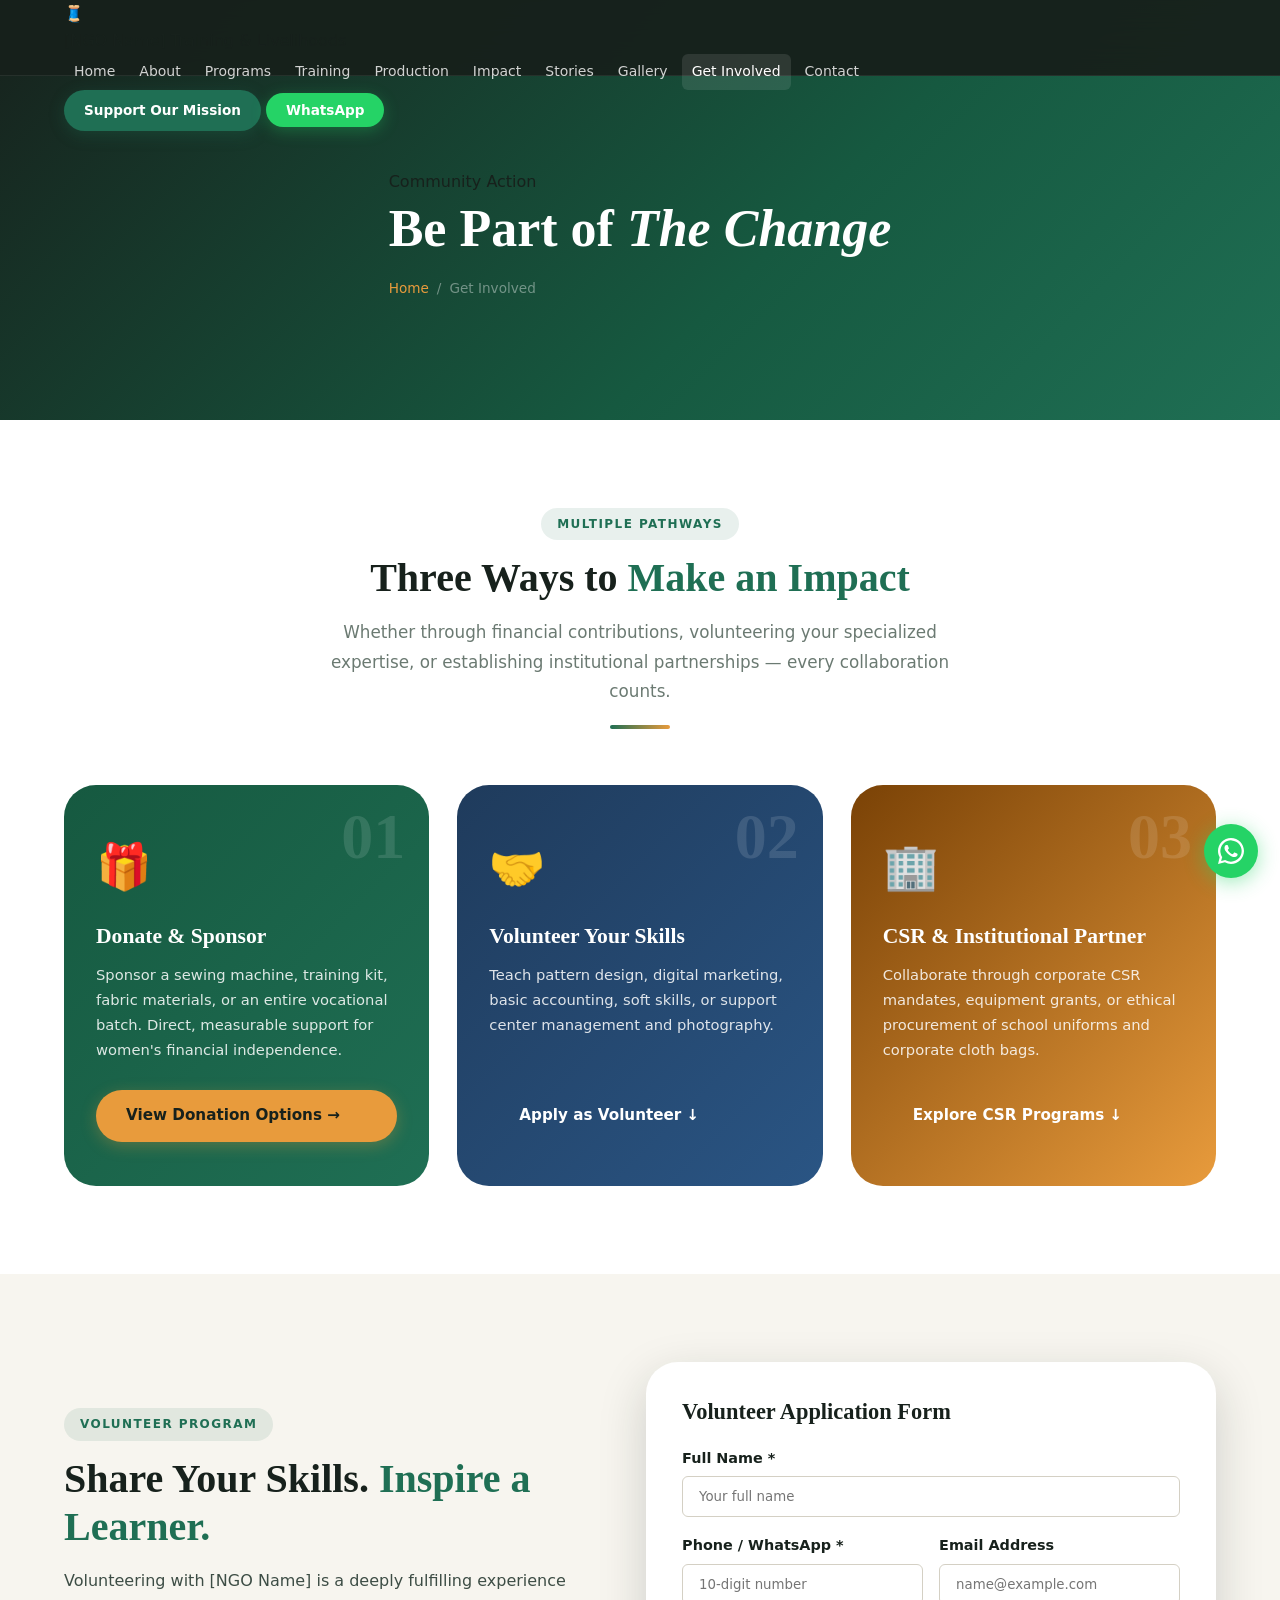
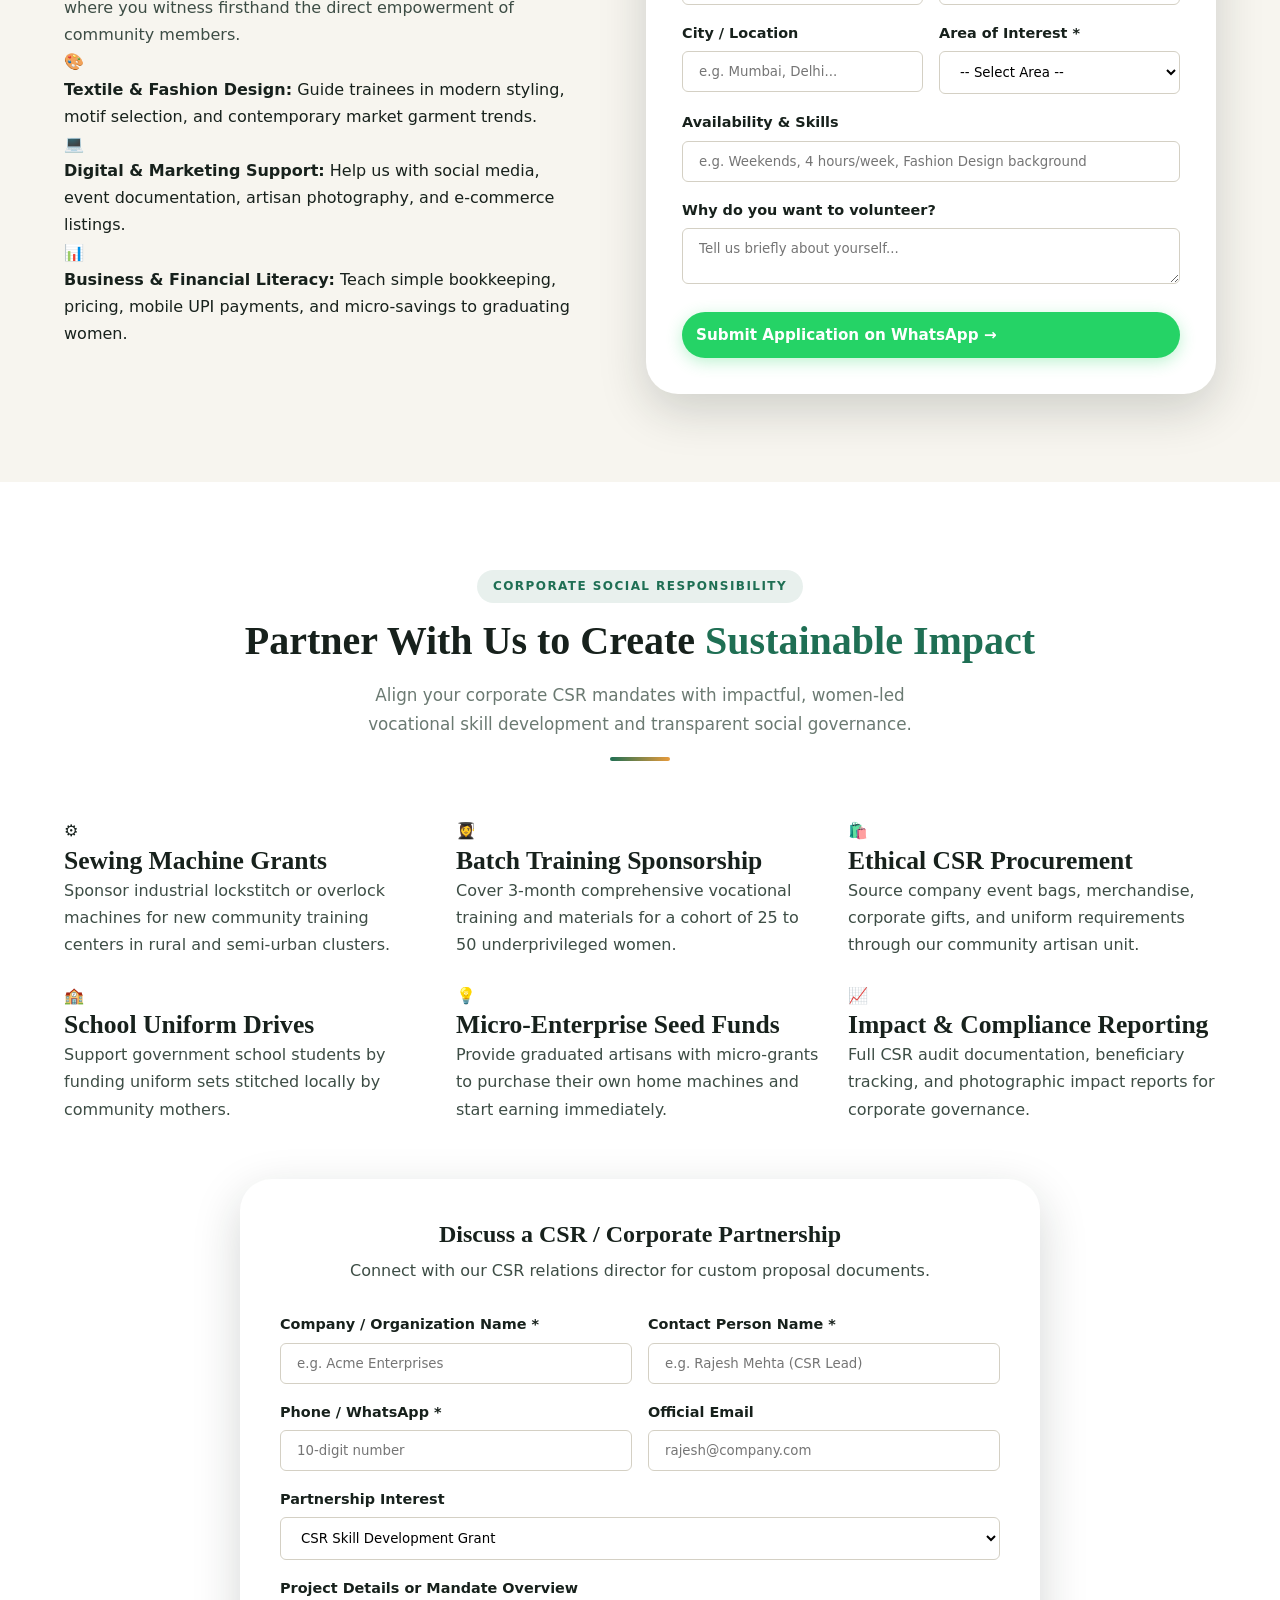
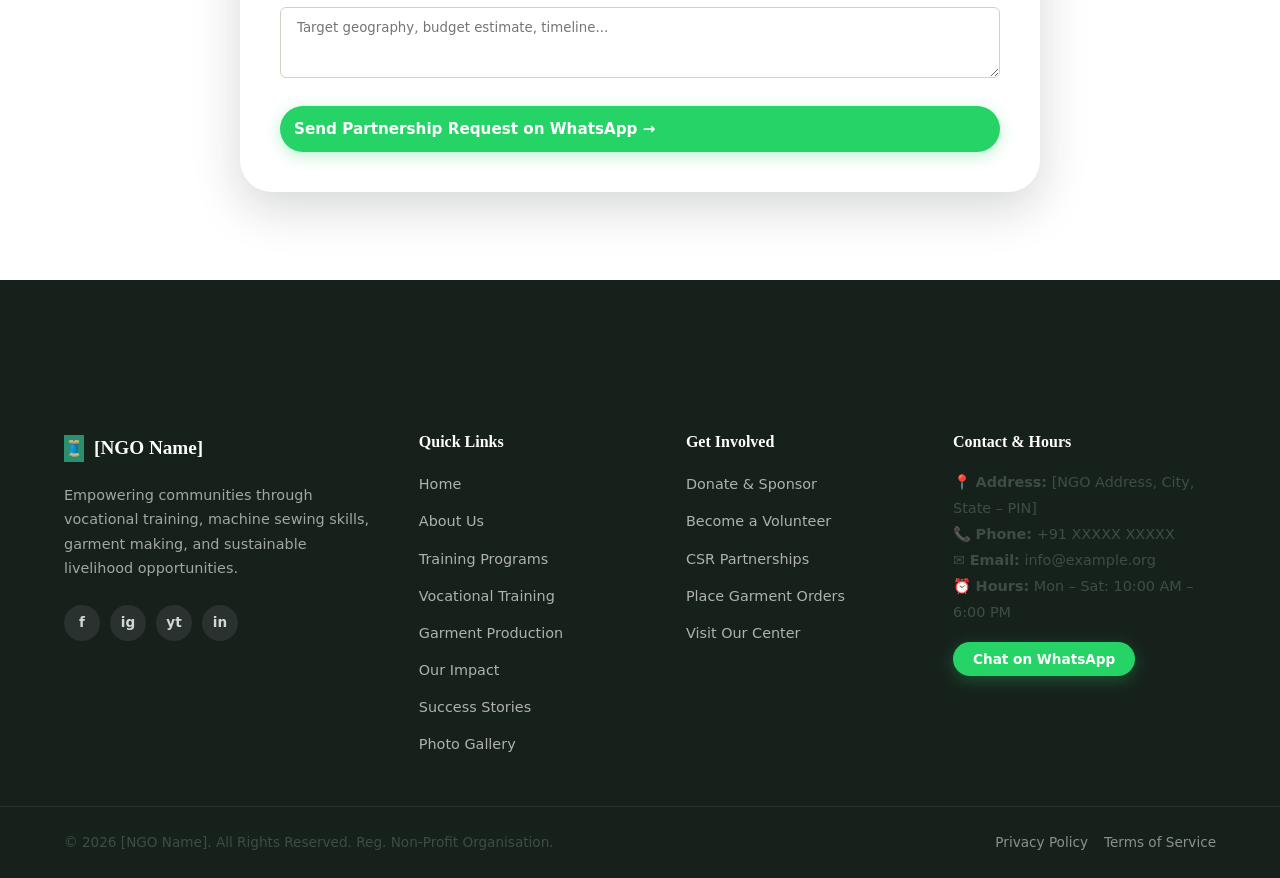
<file: ngos/get-involved.html>
<!DOCTYPE html>
<html lang="en">
<head>
  <meta charset="UTF-8" />
  <meta name="viewport" content="width=device-width, initial-scale=1.0" />
  <title>Get Involved — Volunteer, Donate &amp; Partner | [NGO Name]</title>
  <meta name="description" content="Be part of the change. Discover how you can volunteer your time, sponsor training materials, or establish a CSR corporate partnership with [NGO Name]." />
  <meta name="keywords" content="NGO volunteering, donate to NGO, CSR partnership, skill development sponsor, corporate social responsibility garment" />
  <meta name="author" content="[NGO Name]" />

  <!-- Open Graph -->
  <meta property="og:type" content="website" />
  <meta property="og:title" content="Get Involved — Volunteer, Donate &amp; Partner | [NGO Name]" />
  <meta property="og:description" content="Join our mission to empower communities through vocational training, machine sewing skills, and sustainable livelihoods." />
  <meta property="og:image" content="https://images.unsplash.com/photo-1558618666-fcd25c85cd64?w=1200&q=80" />
  <meta property="og:url" content="get-involved.html" />

  <link rel="canonical" href="get-involved.html" />

  <!-- Google Fonts -->
  <link rel="preconnect" href="https://fonts.googleapis.com" />
  <link rel="preconnect" href="https://fonts.gstatic.com" crossorigin />
  <link href="https://fonts.googleapis.com/css2?family=DM+Sans:ital,opsz,wght@0,9..40,400..700;1,9..40,400..700&family=Inter:wght@300;400;500;600;700&family=Poppins:ital,wght@0,500;0,600;0,700;0,800;1,600&display=swap" rel="stylesheet" />

  <!-- Stylesheets -->
  <link rel="stylesheet" href="css/style.css" />
  <link rel="stylesheet" href="css/responsive.css" />
  <link rel="stylesheet" href="css/animations.css" />
</head>
<body>

  <!-- Scroll Progress Indicator -->
  <div id="scroll-progress" aria-hidden="true"></div>

  <!-- NAVBAR -->
  <header class="navbar" id="navbar">
    <div class="container navbar__inner">
      <a href="index.html" class="navbar__logo" aria-label="[NGO Name] Homepage">
        <div class="navbar__logo-icon" aria-hidden="true">🧵</div>
        <div class="navbar__logo-text">
          <span class="navbar__logo-name">[NGO Name]</span>
          <span class="navbar__logo-tagline">Training &amp; Livelihoods</span>
        </div>
      </a>

      <nav class="nav-links" aria-label="Main Navigation">
        <a href="index.html" class="nav-link">Home</a>
        <a href="about.html" class="nav-link">About</a>
        <a href="programs.html" class="nav-link">Programs</a>
        <a href="training.html" class="nav-link">Training</a>
        <a href="production.html" class="nav-link">Production</a>
        <a href="impact.html" class="nav-link">Impact</a>
        <a href="stories.html" class="nav-link">Stories</a>
        <a href="gallery.html" class="nav-link">Gallery</a>
        <a href="get-involved.html" class="nav-link active">Get Involved</a>
        <a href="contact.html" class="nav-link">Contact</a>
      </nav>

      <div class="navbar__actions">
        <a href="donate.html" class="btn btn-primary btn-sm">Support Our Mission</a>
        <button class="btn btn-whatsapp btn-sm" data-whatsapp="Hi, I would like to know how I can get involved with your organization.">
          <span>WhatsApp</span>
        </button>
      </div>

      <button class="navbar__toggle" id="nav-toggle" aria-label="Toggle navigation menu" aria-expanded="false" aria-controls="mobile-menu">
        <span></span>
        <span></span>
        <span></span>
      </button>
    </div>

    <!-- Mobile Drawer -->
    <div class="mobile-menu" id="mobile-menu" aria-hidden="true">
      <nav class="mobile-menu__nav">
        <a href="index.html" class="mobile-menu__link">Home</a>
        <a href="about.html" class="mobile-menu__link">About Us</a>
        <a href="programs.html" class="mobile-menu__link">Training Programs</a>
        <a href="training.html" class="mobile-menu__link">Vocational Training</a>
        <a href="production.html" class="mobile-menu__link">Garment Production</a>
        <a href="impact.html" class="mobile-menu__link">Our Impact</a>
        <a href="stories.html" class="mobile-menu__link">Success Stories</a>
        <a href="gallery.html" class="mobile-menu__link">Photo Gallery</a>
        <a href="get-involved.html" class="mobile-menu__link active">Get Involved</a>
        <a href="contact.html" class="mobile-menu__link">Contact Us</a>
        <a href="donate.html" class="mobile-menu__link" style="color:var(--secondary); font-weight:700;">Donate Now &rarr;</a>
      </nav>
      <div class="mobile-menu__footer">
        <a href="donate.html" class="btn btn-primary" style="width:100%; margin-bottom:12px;">Support Our Mission</a>
        <button class="btn btn-whatsapp" style="width:100%;" data-whatsapp="Hi, I would like to know how I can get involved.">
          Chat on WhatsApp
        </button>
      </div>
    </div>
  </header>

  <!-- PAGE HERO -->
  <section class="page-hero">
    <div class="container page-hero__inner">
      <div class="page-hero__eyebrow">
        <span></span> Community Action <span></span>
      </div>
      <h1 class="page-hero__title">Be Part of <em>The Change</em></h1>
      <div class="breadcrumb">
        <a href="index.html">Home</a>
        <span class="breadcrumb__sep">/</span>
        <span class="breadcrumb__current">Get Involved</span>
      </div>
    </div>
  </section>

  <!-- 3 WAYS TO ENGAGE -->
  <section class="section">
    <div class="container">
      <div class="section-header">
        <span class="section-badge">Multiple Pathways</span>
        <h2 class="section-title">Three Ways to <span>Make an Impact</span></h2>
        <p class="section-subtitle">
          Whether through financial contributions, volunteering your specialized expertise, or establishing institutional partnerships &mdash; every collaboration counts.
        </p>
        <div class="section-divider"></div>
      </div>

      <div class="get-involved__grid">
        <!-- 1. Donate -->
        <div class="involve-card involve-card--donate reveal">
          <span class="involve-card__number">01</span>
          <span class="involve-card__icon">🎁</span>
          <h3 class="involve-card__title">Donate &amp; Sponsor</h3>
          <p class="involve-card__text">
            Sponsor a sewing machine, training kit, fabric materials, or an entire vocational batch. Direct, measurable support for women's financial independence.
          </p>
          <div>
            <a href="donate.html" class="btn btn-secondary" style="width:100%;">View Donation Options &rarr;</a>
          </div>
        </div>

        <!-- 2. Volunteer -->
        <div class="involve-card involve-card--volunteer reveal">
          <span class="involve-card__number">02</span>
          <span class="involve-card__icon">🤝</span>
          <h3 class="involve-card__title">Volunteer Your Skills</h3>
          <p class="involve-card__text">
            Teach pattern design, digital marketing, basic accounting, soft skills, or support center management and photography.
          </p>
          <div>
            <a href="#volunteer" class="btn btn-outline--white" style="width:100%;">Apply as Volunteer &darr;</a>
          </div>
        </div>

        <!-- 3. CSR Partner -->
        <div class="involve-card involve-card--partner reveal">
          <span class="involve-card__number">03</span>
          <span class="involve-card__icon">🏢</span>
          <h3 class="involve-card__title">CSR &amp; Institutional Partner</h3>
          <p class="involve-card__text">
            Collaborate through corporate CSR mandates, equipment grants, or ethical procurement of school uniforms and corporate cloth bags.
          </p>
          <div>
            <a href="#csr" class="btn btn-outline--white" style="width:100%;">Explore CSR Programs &darr;</a>
          </div>
        </div>
      </div>
    </div>
  </section>

  <!-- VOLUNTEER SECTION & INTERACTIVE APPLICATION FORM -->
  <section class="section section--light" id="volunteer">
    <div class="container">
      <div class="about__grid">
        <div class="reveal-left">
          <span class="section-badge">Volunteer Program</span>
          <h2 class="section-title">Share Your Skills. <span>Inspire a Learner.</span></h2>
          <p class="lead">
            Volunteering with [NGO Name] is a deeply fulfilling experience where you witness firsthand the direct empowerment of community members.
          </p>

          <div class="volunteer__benefits">
            <div class="volunteer__benefit">
              <div class="volunteer__benefit-icon">🎨</div>
              <div class="volunteer__benefit-text">
                <strong>Textile &amp; Fashion Design:</strong>
                <span>Guide trainees in modern styling, motif selection, and contemporary market garment trends.</span>
              </div>
            </div>

            <div class="volunteer__benefit">
              <div class="volunteer__benefit-icon">💻</div>
              <div class="volunteer__benefit-text">
                <strong>Digital &amp; Marketing Support:</strong>
                <span>Help us with social media, event documentation, artisan photography, and e-commerce listings.</span>
              </div>
            </div>

            <div class="volunteer__benefit">
              <div class="volunteer__benefit-icon">📊</div>
              <div class="volunteer__benefit-text">
                <strong>Business &amp; Financial Literacy:</strong>
                <span>Teach simple bookkeeping, pricing, mobile UPI payments, and micro-savings to graduating women.</span>
              </div>
            </div>
          </div>
        </div>

        <div class="reveal-right">
          <div class="donation__wrapper" style="max-width:100%; padding:36px;">
            <h3 style="margin-bottom:20px; font-size:1.4rem;">Volunteer Application Form</h3>
            <form id="volunteer-form">
              <div style="margin-bottom:16px;">
                <label for="vol-name" style="display:block; font-weight:600; margin-bottom:6px; font-size:0.9rem;">Full Name *</label>
                <input type="text" id="vol-name" name="name" placeholder="Your full name" required style="width:100%; padding:12px 16px; border:1px solid var(--border); border-radius:var(--radius-sm);" />
              </div>

              <div style="display:grid; grid-template-columns:1fr 1fr; gap:16px; margin-bottom:16px;">
                <div>
                  <label for="vol-phone" style="display:block; font-weight:600; margin-bottom:6px; font-size:0.9rem;">Phone / WhatsApp *</label>
                  <input type="tel" id="vol-phone" name="phone" placeholder="10-digit number" required style="width:100%; padding:12px 16px; border:1px solid var(--border); border-radius:var(--radius-sm);" />
                </div>
                <div>
                  <label for="vol-email" style="display:block; font-weight:600; margin-bottom:6px; font-size:0.9rem;">Email Address</label>
                  <input type="email" id="vol-email" name="email" placeholder="name@example.com" style="width:100%; padding:12px 16px; border:1px solid var(--border); border-radius:var(--radius-sm);" />
                </div>
              </div>

              <div style="display:grid; grid-template-columns:1fr 1fr; gap:16px; margin-bottom:16px;">
                <div>
                  <label for="vol-city" style="display:block; font-weight:600; margin-bottom:6px; font-size:0.9rem;">City / Location</label>
                  <input type="text" id="vol-city" name="city" placeholder="e.g. Mumbai, Delhi..." style="width:100%; padding:12px 16px; border:1px solid var(--border); border-radius:var(--radius-sm);" />
                </div>
                <div>
                  <label for="vol-area" style="display:block; font-weight:600; margin-bottom:6px; font-size:0.9rem;">Area of Interest *</label>
                  <select id="vol-area" name="area" required style="width:100%; padding:12px 16px; border:1px solid var(--border); border-radius:var(--radius-sm); background:var(--white);">
                    <option value="">-- Select Area --</option>
                    <option value="Training Assistant">Training &amp; Sewing Assistant</option>
                    <option value="Community Outreach">Community Outreach</option>
                    <option value="Digital & Marketing">Digital &amp; Social Media</option>
                    <option value="Event Support">Events &amp; Exhibitions</option>
                    <option value="Fundraising">Fundraising &amp; Grants</option>
                    <option value="Other">Other Skills</option>
                  </select>
                </div>
              </div>

              <div style="margin-bottom:16px;">
                <label for="vol-avail" style="display:block; font-weight:600; margin-bottom:6px; font-size:0.9rem;">Availability &amp; Skills</label>
                <input type="text" id="vol-avail" name="availability" placeholder="e.g. Weekends, 4 hours/week, Fashion Design background" style="width:100%; padding:12px 16px; border:1px solid var(--border); border-radius:var(--radius-sm);" />
              </div>

              <div style="margin-bottom:20px;">
                <label for="vol-msg" style="display:block; font-weight:600; margin-bottom:6px; font-size:0.9rem;">Why do you want to volunteer?</label>
                <textarea id="vol-msg" name="message" rows="2" placeholder="Tell us briefly about yourself..." style="width:100%; padding:12px 16px; border:1px solid var(--border); border-radius:var(--radius-sm);"></textarea>
              </div>

              <button type="submit" class="btn btn-whatsapp" style="width:100%; padding:14px;">
                <span>Submit Application on WhatsApp &rarr;</span>
              </button>
            </form>
          </div>
        </div>
      </div>
    </div>
  </section>

  <!-- CSR / CORPORATE PARTNERSHIP SECTION -->
  <section class="section" id="csr">
    <div class="container">
      <div class="section-header">
        <span class="section-badge">Corporate Social Responsibility</span>
        <h2 class="section-title">Partner With Us to Create <span>Sustainable Impact</span></h2>
        <p class="section-subtitle">
          Align your corporate CSR mandates with impactful, women-led vocational skill development and transparent social governance.
        </p>
        <div class="section-divider"></div>
      </div>

      <div class="grid grid-3" style="gap:24px; margin-bottom:56px;">
        <div class="icon-card reveal">
          <div class="icon-card__icon">⚙️</div>
          <h3 class="icon-card__title">Sewing Machine Grants</h3>
          <p class="icon-card__text">Sponsor industrial lockstitch or overlock machines for new community training centers in rural and semi-urban clusters.</p>
        </div>

        <div class="icon-card reveal">
          <div class="icon-card__icon">👩‍🎓</div>
          <h3 class="icon-card__title">Batch Training Sponsorship</h3>
          <p class="icon-card__text">Cover 3-month comprehensive vocational training and materials for a cohort of 25 to 50 underprivileged women.</p>
        </div>

        <div class="icon-card reveal">
          <div class="icon-card__icon">🛍️</div>
          <h3 class="icon-card__title">Ethical CSR Procurement</h3>
          <p class="icon-card__text">Source company event bags, merchandise, corporate gifts, and uniform requirements through our community artisan unit.</p>
        </div>

        <div class="icon-card reveal">
          <div class="icon-card__icon">🏫</div>
          <h3 class="icon-card__title">School Uniform Drives</h3>
          <p class="icon-card__text">Support government school students by funding uniform sets stitched locally by community mothers.</p>
        </div>

        <div class="icon-card reveal">
          <div class="icon-card__icon">💡</div>
          <h3 class="icon-card__title">Micro-Enterprise Seed Funds</h3>
          <p class="icon-card__text">Provide graduated artisans with micro-grants to purchase their own home machines and start earning immediately.</p>
        </div>

        <div class="icon-card reveal">
          <div class="icon-card__icon">📈</div>
          <h3 class="icon-card__title">Impact &amp; Compliance Reporting</h3>
          <p class="icon-card__text">Full CSR audit documentation, beneficiary tracking, and photographic impact reports for corporate governance.</p>
        </div>
      </div>

      <!-- CSR Enquiry Form -->
      <div class="donation__wrapper" style="max-width:800px; padding:40px;">
        <h3 style="text-align:center; margin-bottom:8px; font-size:1.5rem;">Discuss a CSR / Corporate Partnership</h3>
        <p class="text-center text-muted" style="margin-bottom:28px;">Connect with our CSR relations director for custom proposal documents.</p>

        <form id="csr-form">
          <div style="display:grid; grid-template-columns:1fr 1fr; gap:16px; margin-bottom:16px;">
            <div>
              <label for="csr-org" style="display:block; font-weight:600; margin-bottom:6px; font-size:0.9rem;">Company / Organization Name *</label>
              <input type="text" id="csr-org" name="organization" placeholder="e.g. Acme Enterprises" required style="width:100%; padding:12px 16px; border:1px solid var(--border); border-radius:var(--radius-sm);" />
            </div>
            <div>
              <label for="csr-contact" style="display:block; font-weight:600; margin-bottom:6px; font-size:0.9rem;">Contact Person Name *</label>
              <input type="text" id="csr-contact" name="contact" placeholder="e.g. Rajesh Mehta (CSR Lead)" required style="width:100%; padding:12px 16px; border:1px solid var(--border); border-radius:var(--radius-sm);" />
            </div>
          </div>

          <div style="display:grid; grid-template-columns:1fr 1fr; gap:16px; margin-bottom:16px;">
            <div>
              <label for="csr-phone" style="display:block; font-weight:600; margin-bottom:6px; font-size:0.9rem;">Phone / WhatsApp *</label>
              <input type="tel" id="csr-phone" name="phone" placeholder="10-digit number" required style="width:100%; padding:12px 16px; border:1px solid var(--border); border-radius:var(--radius-sm);" />
            </div>
            <div>
              <label for="csr-email" style="display:block; font-weight:600; margin-bottom:6px; font-size:0.9rem;">Official Email</label>
              <input type="email" id="csr-email" name="email" placeholder="rajesh@company.com" style="width:100%; padding:12px 16px; border:1px solid var(--border); border-radius:var(--radius-sm);" />
            </div>
          </div>

          <div style="margin-bottom:16px;">
            <label for="csr-area" style="display:block; font-weight:600; margin-bottom:6px; font-size:0.9rem;">Partnership Interest</label>
            <select id="csr-area" name="area" style="width:100%; padding:12px 16px; border:1px solid var(--border); border-radius:var(--radius-sm); background:var(--white);">
              <option value="CSR Skill Development Grant">CSR Skill Development Grant</option>
              <option value="Sewing Machine Infrastructure Grant">Sewing Machine Infrastructure Grant</option>
              <option value="Uniform / Bag Procurement">Ethical Uniform &amp; Bag Procurement</option>
              <option value="Community Center Sponsorship">New Center Setup Sponsorship</option>
              <option value="Employee Volunteering">Employee Volunteering Engagement</option>
            </select>
          </div>

          <div style="margin-bottom:20px;">
            <label for="csr-msg" style="display:block; font-weight:600; margin-bottom:6px; font-size:0.9rem;">Project Details or Mandate Overview</label>
            <textarea id="csr-msg" name="message" rows="3" placeholder="Target geography, budget estimate, timeline..." style="width:100%; padding:12px 16px; border:1px solid var(--border); border-radius:var(--radius-sm);"></textarea>
          </div>

          <button type="submit" class="btn btn-whatsapp" style="width:100%; padding:14px;">
            <span>Send Partnership Request on WhatsApp &rarr;</span>
          </button>
        </form>
      </div>
    </div>
  </section>

  <!-- FOOTER -->
  <footer class="footer">
    <div class="footer__top">
      <div class="container footer__grid">
        <div>
          <a href="index.html" class="footer__logo">
            <div class="navbar__logo-icon" style="background:var(--primary-light);">🧵</div>
            <span class="footer__logo-name">[NGO Name]</span>
          </a>
          <p class="footer__tagline">
            Empowering communities through vocational training, machine sewing skills, garment making, and sustainable livelihood opportunities.
          </p>
          <div class="footer__social">
            <a href="#" class="footer__social-link" aria-label="Facebook">f</a>
            <a href="#" class="footer__social-link" aria-label="Instagram">ig</a>
            <a href="#" class="footer__social-link" aria-label="YouTube">yt</a>
            <a href="#" class="footer__social-link" aria-label="LinkedIn">in</a>
          </div>
        </div>

        <div>
          <h4 class="footer__col-title">Quick Links</h4>
          <ul class="footer__links">
            <li><a href="index.html" class="footer__link">Home</a></li>
            <li><a href="about.html" class="footer__link">About Us</a></li>
            <li><a href="programs.html" class="footer__link">Training Programs</a></li>
            <li><a href="training.html" class="footer__link">Vocational Training</a></li>
            <li><a href="production.html" class="footer__link">Garment Production</a></li>
            <li><a href="impact.html" class="footer__link">Our Impact</a></li>
            <li><a href="stories.html" class="footer__link">Success Stories</a></li>
            <li><a href="gallery.html" class="footer__link">Photo Gallery</a></li>
          </ul>
        </div>

        <div>
          <h4 class="footer__col-title">Get Involved</h4>
          <ul class="footer__links">
            <li><a href="donate.html" class="footer__link">Donate &amp; Sponsor</a></li>
            <li><a href="get-involved.html#volunteer" class="footer__link">Become a Volunteer</a></li>
            <li><a href="get-involved.html#csr" class="footer__link">CSR Partnerships</a></li>
            <li><a href="production.html#orders" class="footer__link">Place Garment Orders</a></li>
            <li><a href="contact.html" class="footer__link">Visit Our Center</a></li>
          </ul>
        </div>

        <div>
          <h4 class="footer__col-title">Contact &amp; Hours</h4>
          <div style="font-size:0.9rem; line-height:1.8; color:rgba(255,255,255,0.7);">
            <p>📍 <strong>Address:</strong> [NGO Address, City, State &ndash; PIN]</p>
            <p>📞 <strong>Phone:</strong> +91 XXXXX XXXXX</p>
            <p>✉️ <strong>Email:</strong> info@example.org</p>
            <p>⏰ <strong>Hours:</strong> Mon &ndash; Sat: 10:00 AM &ndash; 6:00 PM</p>
          </div>
          <div style="margin-top:16px;">
            <button class="btn btn-whatsapp btn-sm" data-whatsapp="Hi, I would like to reach out to your NGO team.">
              Chat on WhatsApp
            </button>
          </div>
        </div>
      </div>
    </div>

    <div class="container" style="padding-block:24px; display:flex; justify-content:space-between; align-items:center; flex-wrap:wrap; gap:12px; font-size:0.85rem; color:rgba(255,255,255,0.5);">
      <p>&copy; 2026 [NGO Name]. All Rights Reserved. Reg. Non-Profit Organisation.</p>
      <div style="display:flex; gap:16px;">
        <a href="#" style="color:inherit;">Privacy Policy</a>
        <a href="#" style="color:inherit;">Terms of Service</a>
      </div>
    </div>
  </footer>

  <!-- Scripts -->
  <script src="js/config.js"></script>
  <script src="js/whatsapp.js"></script>
  <script src="js/animations.js"></script>
  <script src="js/forms.js"></script>
  <script src="js/main.js"></script>
</body>
</html>
</file>
<file: BCF/assets/css/variables.css>
/* ==========================================================================
   Bhopal Cares Forum (BCF) - Design Tokens & Variables
   Modern anti-AI aesthetic: organic dark greens, tactile paper tones, editorial typography
   ========================================================================== */

:root {
  /* Core Brand Colors */
  --bg-canvas: #f8faf8;
  --bg-surface: #ffffff;
  --bg-surface-elevated: #f0f4f1;
  --bg-surface-translucent: rgba(255, 255, 255, 0.85);

  --forest-900: #0d1b12;
  --forest-800: #1b3826;
  --forest-700: #214a33;
  --forest-600: #2d6a4f;
  --emerald-500: #40916c;
  --emerald-400: #52b788;
  --mint-200: #b7e4c7;
  --mint-100: #d8f3dc;
  --mint-50: #f1faee;
  
  --ochre-accent: #e9c46a;
  --ochre-light: #fef9e7;
  --ochre-dark: #b8860b;

  --text-primary: #111a14;
  --text-secondary: #304035;
  --text-muted: #526156;
  --text-light: #7b8e80;
  --text-inverse: #ffffff;

  --border-light: rgba(13, 27, 18, 0.08);
  --border-subtle: rgba(13, 27, 18, 0.04);
  --border-focus: #40916c;

  /* Pillar Thematic Accents (FR-4.1) */
  /* 1. Clean - Lake Aqua / Teal */
  --pillar-clean: #0284c7;
  --pillar-clean-dark: #0369a1;
  --pillar-clean-bg: #e0f2fe;
  --pillar-clean-border: #bae6fd;

  /* 2. Plant - Deep Foliage Green */
  --pillar-plant: #2d6a4f;
  --pillar-plant-dark: #1b3826;
  --pillar-plant-bg: #d8f3dc;
  --pillar-plant-border: #b7e4c7;

  /* 3. Care - Seed Amber / Warm Earth */
  --pillar-care: #d97706;
  --pillar-care-dark: #b45309;
  --pillar-care-bg: #fef3c7;
  --pillar-care-border: #fde68a;

  /* 4. Upharam - Terracotta / Warm Coral */
  --pillar-upharam: #e76f51;
  --pillar-upharam-dark: #c25438;
  --pillar-upharam-bg: #fde8e4;
  --pillar-upharam-border: #fbc4ab;

  /* Status Colors */
  --status-success: #10b981;
  --status-warning: #f59e0b;
  --status-error: #ef4444;
  --status-info: #3b82f6;

  /* Typography */
  --font-display: 'Plus Jakarta Sans', -apple-system, BlinkMacSystemFont, 'Segoe UI', Roboto, sans-serif;
  --font-body: 'Inter', -apple-system, BlinkMacSystemFont, 'Segoe UI', Roboto, sans-serif;
  --font-mono: 'JetBrains Mono', 'Fira Code', monospace;

  /* Spacing Scale */
  --space-2xs: 4px;
  --space-xs: 8px;
  --space-sm: 12px;
  --space-md: 16px;
  --space-lg: 24px;
  --space-xl: 32px;
  --space-2xl: 48px;
  --space-3xl: 64px;
  --space-4xl: 96px;

  /* Geometry & Radius */
  --radius-xs: 4px;
  --radius-sm: 8px;
  --radius-md: 16px;
  --radius-lg: 24px;
  --radius-xl: 32px;
  --radius-pill: 9999px;

  /* Elevation & Shadows */
  --shadow-subtle: 0 4px 20px -2px rgba(13, 27, 18, 0.05);
  --shadow-card: 0 10px 25px -5px rgba(13, 27, 18, 0.07), 0 8px 10px -6px rgba(13, 27, 18, 0.03);
  --shadow-hover: 0 16px 36px -4px rgba(13, 27, 18, 0.13), 0 6px 12px -3px rgba(13, 27, 18, 0.08);
  --shadow-modal: 0 25px 60px -12px rgba(13, 27, 18, 0.35);

  /* Transitions & Animation Timings */
  --ease-spring: cubic-bezier(0.175, 0.885, 0.32, 1.275);
  --ease-smooth: cubic-bezier(0.16, 1, 0.3, 1);
  --transition-fast: 0.15s ease;
  --transition-normal: 0.25s var(--ease-smooth);
  --transition-slow: 0.4s var(--ease-smooth);

  /* Layout Containers */
  --container-max-w: 1240px;
  --container-narrow: 860px;
  --header-height: 76px;
}
</file>
<file: BCF/assets/css/components.css>
/* ==========================================================================
   Bhopal Cares Forum (BCF) - Component Stylesheet
   Buttons, Badges, Bento Cards, Modals, Forms, Tabs & Interactive UI
   ========================================================================== */

/* --------------------------------------------------------------------------
   1. Buttons
   -------------------------------------------------------------------------- */
.btn {
  display: inline-flex;
  align-items: center;
  justify-content: center;
  gap: var(--space-xs);
  padding: 12px 24px;
  font-family: var(--font-display);
  font-size: 0.95rem;
  font-weight: 700;
  line-height: 1;
  border-radius: var(--radius-pill);
  transition: all var(--transition-normal);
  text-align: center;
  white-space: nowrap;
  user-select: none;
  border: 1px solid transparent;
  position: relative;
  overflow: hidden;
}

.btn:focus-visible {
  outline: 3px solid var(--emerald-400);
  outline-offset: 2px;
}

.btn-primary {
  background: linear-gradient(135deg, var(--forest-800) 0%, var(--forest-900) 100%);
  color: var(--text-inverse);
  box-shadow: 0 4px 14px rgba(13, 27, 18, 0.2);
}

.btn-primary:hover {
  background: linear-gradient(135deg, var(--forest-700) 0%, var(--forest-800) 100%);
  transform: translateY(-2px);
  box-shadow: 0 8px 20px rgba(13, 27, 18, 0.28);
}

.btn-primary:active {
  transform: translateY(0);
}

.btn-secondary {
  background: var(--bg-surface);
  color: var(--forest-900);
  border-color: var(--border-light);
  box-shadow: var(--shadow-subtle);
}

.btn-secondary:hover {
  background: var(--bg-surface-elevated);
  border-color: var(--forest-600);
  color: var(--forest-800);
  transform: translateY(-2px);
}

.btn-accent {
  background: var(--ochre-accent);
  color: var(--forest-900);
  font-weight: 800;
  box-shadow: 0 4px 14px rgba(233, 196, 106, 0.35);
}

.btn-accent:hover {
  background: #f4cf74;
  transform: translateY(-2px);
  box-shadow: 0 8px 20px rgba(233, 196, 106, 0.45);
}

.btn-emerald {
  background: linear-gradient(135deg, var(--emerald-500) 0%, var(--forest-600) 100%);
  color: var(--text-inverse);
  box-shadow: 0 4px 14px rgba(64, 145, 108, 0.35);
}

.btn-emerald:hover {
  background: linear-gradient(135deg, var(--emerald-400) 0%, var(--emerald-500) 100%);
  transform: translateY(-2px);
  box-shadow: 0 8px 20px rgba(64, 145, 108, 0.45);
}

.btn-whatsapp {
  background: #25d366;
  color: #ffffff;
  font-weight: 700;
  box-shadow: 0 4px 16px rgba(37, 211, 102, 0.35);
}

.btn-whatsapp:hover {
  background: #20bd5a;
  transform: translateY(-2px);
  box-shadow: 0 8px 24px rgba(37, 211, 102, 0.45);
}

.btn-lg {
  padding: 16px 32px;
  font-size: 1.05rem;
}

.btn-sm {
  padding: 8px 16px;
  font-size: 0.85rem;
}

.btn-icon-only {
  width: 42px;
  height: 42px;
  padding: 0;
  border-radius: 50%;
  display: inline-flex;
  align-items: center;
  justify-content: center;
}

/* --------------------------------------------------------------------------
   2. Badges & Announcement Pills
   -------------------------------------------------------------------------- */
.badge-announcement {
  display: inline-flex;
  align-items: center;
  gap: var(--space-xs);
  padding: 6px 14px 6px 10px;
  background: rgba(45, 106, 79, 0.08);
  border: 1px solid rgba(45, 106, 79, 0.2);
  border-radius: var(--radius-pill);
  font-family: var(--font-body);
  font-size: 0.825rem;
  font-weight: 600;
  color: var(--forest-800);
  transition: var(--transition-fast);
}

.badge-announcement:hover {
  background: rgba(45, 106, 79, 0.12);
  border-color: rgba(45, 106, 79, 0.35);
}

.pulse-dot {
  width: 10px;
  height: 10px;
  border-radius: 50%;
  background-color: #10b981;
  position: relative;
  display: inline-block;
}

.pulse-dot::after {
  content: '';
  position: absolute;
  top: -2px;
  left: -2px;
  right: -2px;
  bottom: -2px;
  border-radius: 50%;
  border: 2px solid #10b981;
  animation: pulseBeacon 1.8s infinite cubic-bezier(0.4, 0, 0.6, 1);
}

@keyframes pulseBeacon {
  0% {
    transform: scale(0.9);
    opacity: 0.9;
  }
  100% {
    transform: scale(2.4);
    opacity: 0;
  }
}

.tag-pill {
  display: inline-flex;
  align-items: center;
  gap: 6px;
  padding: 4px 12px;
  font-size: 0.78rem;
  font-weight: 700;
  letter-spacing: 0.03em;
  text-transform: uppercase;
  border-radius: var(--radius-pill);
}

.tag-pill--clean {
  background: var(--pillar-clean-bg);
  color: var(--pillar-clean-dark);
  border: 1px solid var(--pillar-clean-border);
}

.tag-pill--plant {
  background: var(--pillar-plant-bg);
  color: var(--pillar-plant-dark);
  border: 1px solid var(--pillar-plant-border);
}

.tag-pill--care {
  background: var(--pillar-care-bg);
  color: var(--pillar-care-dark);
  border: 1px solid var(--pillar-care-border);
}

.tag-pill--upharam {
  background: var(--pillar-upharam-bg);
  color: var(--pillar-upharam-dark);
  border: 1px solid var(--pillar-upharam-border);
}

/* --------------------------------------------------------------------------
   3. Bento Grid Cards
   -------------------------------------------------------------------------- */
.bento-card {
  background: var(--bg-surface);
  border: 1px solid var(--border-light);
  border-radius: var(--radius-lg);
  padding: var(--space-xl);
  box-shadow: var(--shadow-subtle);
  transition: transform var(--transition-normal), box-shadow var(--transition-normal), border-color var(--transition-normal);
  position: relative;
  overflow: hidden;
}

.bento-card:hover {
  transform: translateY(-4px);
  box-shadow: var(--shadow-hover);
  border-color: rgba(45, 106, 79, 0.25);
}

.stat-card {
  background: #ffffff;
  border: 1px solid var(--border-light);
  border-radius: var(--radius-lg);
  padding: var(--space-lg);
  box-shadow: var(--shadow-subtle);
  display: flex;
  flex-direction: column;
  justify-content: space-between;
  position: relative;
  overflow: hidden;
  transition: all var(--transition-normal);
}

.stat-card:hover {
  transform: translateY(-3px);
  box-shadow: var(--shadow-card);
}

.stat-card__number-wrap {
  display: flex;
  align-items: baseline;
  gap: 4px;
  margin: var(--space-xs) 0 4px;
}

.stat-card__counter {
  font-family: var(--font-display);
  font-size: 2.75rem;
  font-weight: 800;
  line-height: 1;
  letter-spacing: -0.03em;
  color: var(--forest-900);
}

.stat-card__suffix {
  font-family: var(--font-display);
  font-size: 1.6rem;
  font-weight: 700;
  color: var(--forest-600);
}

.stat-card__title {
  font-family: var(--font-display);
  font-size: 1.05rem;
  font-weight: 700;
  color: var(--text-primary);
}

.stat-card__subtext {
  font-size: 0.85rem;
  color: var(--text-muted);
  margin-top: 4px;
  line-height: 1.4;
}

.stat-card__icon-badge {
  width: 44px;
  height: 44px;
  border-radius: 12px;
  display: flex;
  align-items: center;
  justify-content: center;
  margin-bottom: var(--space-sm);
}

/* --------------------------------------------------------------------------
   4. Instagram Stories Avatar Carousel (FR-5.1)
   -------------------------------------------------------------------------- */
.story-reel {
  display: flex;
  gap: var(--space-lg);
  overflow-x: auto;
  padding: var(--space-sm) 4px var(--space-md);
  scroll-snap-type: x mandatory;
  -webkit-overflow-scrolling: touch;
  scrollbar-width: thin;
}

.story-bubble {
  flex: 0 0 auto;
  display: flex;
  flex-direction: column;
  align-items: center;
  gap: var(--space-xs);
  cursor: pointer;
  background: none;
  border: none;
  scroll-snap-align: start;
  transition: transform var(--transition-fast);
}

.story-bubble:hover {
  transform: scale(1.05);
}

.story-ring {
  width: 76px;
  height: 76px;
  border-radius: 50%;
  padding: 3px;
  background: linear-gradient(45deg, #f09433 0%, #e6683c 25%, #dc2743 50%, #cc2366 75%, #bc1888 100%);
  display: flex;
  align-items: center;
  justify-content: center;
  box-shadow: 0 4px 12px rgba(220, 39, 67, 0.25);
  transition: transform var(--transition-fast);
}

.story-bubble.viewed .story-ring {
  background: var(--border-light);
  box-shadow: none;
}

.story-avatar {
  width: 100%;
  height: 100%;
  border-radius: 50%;
  object-fit: cover;
  border: 2px solid #ffffff;
}

.story-label {
  font-family: var(--font-body);
  font-size: 0.8rem;
  font-weight: 700;
  color: var(--text-primary);
  text-align: center;
  max-width: 80px;
  overflow: hidden;
  text-overflow: ellipsis;
  white-space: nowrap;
}

/* --------------------------------------------------------------------------
   5. Modals System (FR-5.2, FR-6, Lightbox, BTS)
   -------------------------------------------------------------------------- */
.modal-backdrop {
  position: fixed;
  top: 0;
  left: 0;
  width: 100%;
  height: 100%;
  background: rgba(13, 27, 18, 0.7);
  backdrop-filter: blur(8px);
  -webkit-backdrop-filter: blur(8px);
  z-index: 1000;
  display: flex;
  align-items: center;
  justify-content: center;
  padding: var(--space-md);
  opacity: 0;
  visibility: hidden;
  transition: opacity 0.3s var(--ease-smooth), visibility 0.3s;
}

.modal-backdrop.active {
  opacity: 1;
  visibility: visible;
}

.modal-container {
  background: var(--bg-surface);
  border-radius: var(--radius-xl);
  max-width: 620px;
  width: 100%;
  max-height: 92vh;
  overflow-y: auto;
  box-shadow: var(--shadow-modal);
  transform: translateY(24px) scale(0.96);
  transition: transform 0.3s var(--ease-smooth);
  position: relative;
  display: flex;
  flex-direction: column;
}

.modal-backdrop.active .modal-container {
  transform: translateY(0) scale(1);
}

.modal-header {
  padding: var(--space-lg) var(--space-xl) var(--space-md);
  display: flex;
  align-items: center;
  justify-content: space-between;
  border-bottom: 1px solid var(--border-light);
  position: sticky;
  top: 0;
  background: var(--bg-surface);
  z-index: 10;
}

.modal-header__title {
  font-family: var(--font-display);
  font-size: 1.35rem;
  font-weight: 800;
  color: var(--forest-900);
}

.modal-close-btn {
  width: 38px;
  height: 38px;
  border-radius: 50%;
  background: var(--bg-surface-elevated);
  display: flex;
  align-items: center;
  justify-content: center;
  color: var(--text-muted);
  transition: all var(--transition-fast);
}

.modal-close-btn:hover {
  background: #f1f5f2;
  color: var(--forest-900);
  transform: rotate(90deg);
}

.modal-body {
  padding: var(--space-xl);
  overflow-y: auto;
}

/* --------------------------------------------------------------------------
   6. Multi-Step Volunteer Intake Progress & Form (FR-6)
   -------------------------------------------------------------------------- */
.step-tracker {
  display: flex;
  align-items: center;
  justify-content: space-between;
  position: relative;
  margin-bottom: var(--space-xl);
}

.step-tracker::before {
  content: '';
  position: absolute;
  top: 18px;
  left: 30px;
  right: 30px;
  height: 3px;
  background: var(--bg-surface-elevated);
  z-index: 1;
}

.step-tracker__progress-line {
  position: absolute;
  top: 18px;
  left: 30px;
  height: 3px;
  background: var(--forest-600);
  z-index: 2;
  transition: width 0.4s var(--ease-smooth);
}

.step-item {
  position: relative;
  z-index: 3;
  display: flex;
  flex-direction: column;
  align-items: center;
  gap: 6px;
}

.step-circle {
  width: 36px;
  height: 36px;
  border-radius: 50%;
  background: var(--bg-surface);
  border: 3px solid var(--border-light);
  display: flex;
  align-items: center;
  justify-content: center;
  font-family: var(--font-display);
  font-size: 0.85rem;
  font-weight: 800;
  color: var(--text-muted);
  transition: all var(--transition-normal);
}

.step-item.active .step-circle {
  background: var(--forest-800);
  border-color: var(--forest-800);
  color: #ffffff;
  box-shadow: 0 0 0 4px var(--mint-100);
}

.step-item.completed .step-circle {
  background: var(--emerald-500);
  border-color: var(--emerald-500);
  color: #ffffff;
}

.step-label {
  font-size: 0.75rem;
  font-weight: 700;
  color: var(--text-muted);
  text-transform: uppercase;
  letter-spacing: 0.05em;
}

.step-item.active .step-label {
  color: var(--forest-900);
  font-weight: 800;
}

/* Form controls */
.form-step {
  display: none;
  animation: fadeInStep 0.35s var(--ease-smooth);
}

.form-step.active {
  display: block;
}

@keyframes fadeInStep {
  from {
    opacity: 0;
    transform: translateX(12px);
  }
  to {
    opacity: 1;
    transform: translateX(0);
  }
}

.form-group {
  margin-bottom: var(--space-lg);
}

.form-label {
  display: block;
  font-family: var(--font-display);
  font-size: 0.88rem;
  font-weight: 700;
  color: var(--forest-900);
  margin-bottom: 6px;
}

.form-label .required {
  color: var(--status-error);
}

.form-input, .form-select, .form-textarea {
  width: 100%;
  padding: 12px 16px;
  border-radius: var(--radius-sm);
  border: 1.5px solid var(--border-light);
  background: #ffffff;
  font-family: var(--font-body);
  font-size: 0.95rem;
  color: var(--text-primary);
  transition: all var(--transition-fast);
}

.form-input:focus, .form-select:focus, .form-textarea:focus {
  outline: none;
  border-color: var(--forest-600);
  box-shadow: 0 0 0 3px rgba(45, 106, 79, 0.15);
}

.form-input.is-invalid, .form-select.is-invalid {
  border-color: var(--status-error);
  background-color: #fff8f8;
}

.form-error {
  font-size: 0.78rem;
  color: var(--status-error);
  font-weight: 600;
  margin-top: 4px;
  display: none;
}

.form-input.is-invalid + .form-error,
.form-group.has-error .form-error {
  display: block;
}

/* Activity Choice Cards */
.choice-cards-grid {
  display: grid;
  grid-template-columns: repeat(2, 1fr);
  gap: var(--space-md);
  margin-top: var(--space-xs);
}

@media (max-width: 480px) {
  .choice-cards-grid {
    grid-template-columns: 1fr;
  }
}

.choice-card {
  position: relative;
  display: flex;
  flex-direction: column;
  gap: 6px;
  padding: var(--space-md);
  border: 2px solid var(--border-light);
  border-radius: var(--radius-md);
  background: var(--bg-surface);
  cursor: pointer;
  transition: all var(--transition-fast);
  user-select: none;
}

.choice-card input[type="checkbox"],
.choice-card input[type="radio"] {
  position: absolute;
  opacity: 0;
  pointer-events: none;
}

.choice-card:hover {
  border-color: var(--emerald-400);
  background: var(--mint-50);
}

.choice-card.selected {
  border-color: var(--forest-600);
  background: var(--mint-100);
}

.choice-card__icon {
  font-size: 1.5rem;
}

.choice-card__title {
  font-family: var(--font-display);
  font-size: 0.95rem;
  font-weight: 700;
  color: var(--forest-900);
}

.choice-card__desc {
  font-size: 0.78rem;
  color: var(--text-muted);
  line-height: 1.3;
}

.choice-card__check {
  position: absolute;
  top: 12px;
  right: 12px;
  width: 20px;
  height: 20px;
  border-radius: 50%;
  border: 1.5px solid var(--border-light);
  display: flex;
  align-items: center;
  justify-content: center;
  background: #ffffff;
  color: transparent;
  transition: all var(--transition-fast);
}

.choice-card.selected .choice-card__check {
  background: var(--forest-600);
  border-color: var(--forest-600);
  color: #ffffff;
}

/* Radio chips (T-shirt / Availability) */
.radio-chips-group {
  display: flex;
  flex-wrap: wrap;
  gap: var(--space-xs);
}

.radio-chip {
  position: relative;
  cursor: pointer;
}

.radio-chip input {
  position: absolute;
  opacity: 0;
  pointer-events: none;
}

.radio-chip__pill {
  display: inline-block;
  padding: 8px 16px;
  border-radius: var(--radius-pill);
  border: 1.5px solid var(--border-light);
  font-size: 0.85rem;
  font-weight: 700;
  color: var(--text-primary);
  background: var(--bg-surface);
  transition: all var(--transition-fast);
}

.radio-chip:hover .radio-chip__pill {
  border-color: var(--forest-600);
}

.radio-chip input:checked + .radio-chip__pill {
  background: var(--forest-800);
  color: #ffffff;
  border-color: var(--forest-800);
}

/* Step Navigation Footer */
.modal-step-nav {
  display: flex;
  align-items: center;
  justify-content: space-between;
  margin-top: var(--space-xl);
  padding-top: var(--space-lg);
  border-top: 1px solid var(--border-light);
}

/* Success Card */
.form-success-card {
  text-align: center;
  padding: var(--space-lg) 0;
}

.form-success-card__icon-wrap {
  width: 80px;
  height: 80px;
  border-radius: 50%;
  background: var(--mint-100);
  color: var(--forest-600);
  display: flex;
  align-items: center;
  justify-content: center;
  margin: 0 auto var(--space-md);
  font-size: 2.2rem;
  box-shadow: 0 0 0 10px rgba(216, 243, 220, 0.5);
}

.form-success-card__title {
  font-family: var(--font-display);
  font-size: 1.5rem;
  font-weight: 800;
  color: var(--forest-900);
  margin-bottom: var(--space-xs);
}

.form-success-card__subtitle {
  font-size: 0.95rem;
  color: var(--text-muted);
  max-width: 440px;
  margin: 0 auto var(--space-xl);
}

.whatsapp-card-box {
  background: #f0fdf4;
  border: 1.5px dashed #86efac;
  border-radius: var(--radius-lg);
  padding: var(--space-lg);
  margin-bottom: var(--space-lg);
  text-align: left;
}

/* --------------------------------------------------------------------------
   7. Instagram Story Viewer Modal (FR-5.2)
   -------------------------------------------------------------------------- */
.story-modal-container {
  background: #0d1b12;
  color: #ffffff;
  border-radius: var(--radius-lg);
  max-width: 420px;
  width: 100%;
  height: 85vh;
  position: relative;
  display: flex;
  flex-direction: column;
  overflow: hidden;
  box-shadow: 0 20px 50px rgba(0, 0, 0, 0.6);
}

.story-progress-bar {
  display: flex;
  gap: 4px;
  padding: 12px 14px 6px;
  position: absolute;
  top: 0;
  left: 0;
  right: 0;
  z-index: 20;
}

.story-progress-segment {
  flex: 1;
  height: 3px;
  background: rgba(255, 255, 255, 0.35);
  border-radius: 2px;
  overflow: hidden;
}

.story-progress-fill {
  height: 100%;
  width: 0%;
  background: #ffffff;
}

.story-progress-segment.active .story-progress-fill {
  width: 100%;
  transition: width linear;
}

.story-progress-segment.completed .story-progress-fill {
  width: 100%;
}

.story-header {
  position: absolute;
  top: 24px;
  left: 14px;
  right: 14px;
  z-index: 20;
  display: flex;
  align-items: center;
  justify-content: space-between;
}

.story-author {
  display: flex;
  align-items: center;
  gap: 10px;
}

.story-author__avatar {
  width: 36px;
  height: 36px;
  border-radius: 50%;
  border: 1.5px solid #ffffff;
  object-fit: cover;
}

.story-author__name {
  font-family: var(--font-display);
  font-weight: 700;
  font-size: 0.9rem;
}

.story-author__time {
  font-size: 0.75rem;
  opacity: 0.7;
}

.story-close {
  color: #ffffff;
  font-size: 1.4rem;
  padding: 4px 8px;
}

.story-media-view {
  width: 100%;
  height: 100%;
  position: relative;
}

.story-media-img {
  width: 100%;
  height: 100%;
  object-fit: cover;
}

.story-nav-tap {
  position: absolute;
  top: 0;
  bottom: 80px;
  width: 35%;
  z-index: 15;
  cursor: pointer;
}

.story-nav-prev {
  left: 0;
}

.story-nav-next {
  right: 0;
}

.story-caption-overlay {
  position: absolute;
  bottom: 0;
  left: 0;
  right: 0;
  padding: 24px 16px;
  background: linear-gradient(to top, rgba(0, 0, 0, 0.85) 0%, transparent 100%);
  z-index: 20;
}

.story-caption-text {
  font-size: 0.92rem;
  line-height: 1.4;
  color: #f1f5f2;
}

/* --------------------------------------------------------------------------
   8. Filterable Gallery Lightbox (FR-5.3)
   -------------------------------------------------------------------------- */
.lightbox-container {
  background: transparent;
  max-width: 95vw;
  max-height: 95vh;
  display: flex;
  flex-direction: column;
  align-items: center;
  position: relative;
}

.lightbox-img-wrapper {
  position: relative;
  max-width: 1000px;
  max-height: 80vh;
  display: flex;
  align-items: center;
  justify-content: center;
}

.lightbox-img {
  max-width: 100%;
  max-height: 78vh;
  object-fit: contain;
  border-radius: var(--radius-md);
  box-shadow: 0 10px 40px rgba(0, 0, 0, 0.5);
}

.lightbox-caption-bar {
  background: rgba(13, 27, 18, 0.85);
  backdrop-filter: blur(8px);
  border-radius: var(--radius-pill);
  padding: 10px 24px;
  margin-top: var(--space-md);
  color: #ffffff;
  font-size: 0.9rem;
  text-align: center;
  display: flex;
  gap: var(--space-md);
  align-items: center;
}

.lightbox-btn {
  position: absolute;
  top: 50%;
  transform: translateY(-50%);
  width: 48px;
  height: 48px;
  border-radius: 50%;
  background: rgba(255, 255, 255, 0.2);
  backdrop-filter: blur(8px);
  color: #ffffff;
  display: flex;
  align-items: center;
  justify-content: center;
  transition: all var(--transition-fast);
  z-index: 30;
}

.lightbox-btn:hover {
  background: rgba(255, 255, 255, 0.4);
  transform: translateY(-50%) scale(1.1);
}

.lightbox-prev {
  left: -20px;
}

.lightbox-next {
  right: -20px;
}

@media (max-width: 768px) {
  .lightbox-prev {
    left: 8px;
  }
  .lightbox-next {
    right: 8px;
  }
}

/* --------------------------------------------------------------------------
   9. Tabs
   -------------------------------------------------------------------------- */
.gallery-controls {
  display: flex;
  justify-content: center;
  align-items: center;
  width: 100%;
  margin-bottom: var(--space-2xl);
}

.filter-tabs {
  display: inline-flex;
  align-items: center;
  justify-content: center;
  background: var(--bg-surface-elevated);
  padding: 5px;
  border-radius: var(--radius-pill);
  gap: 4px;
  border: 1px solid var(--border-light);
  max-width: 100%;
}

.filter-tab {
  padding: 8px 20px;
  border-radius: var(--radius-pill);
  font-family: var(--font-display);
  font-size: 0.85rem;
  font-weight: 700;
  color: var(--text-muted);
  transition: all var(--transition-fast);
  white-space: nowrap;
  cursor: pointer;
  border: none;
  background: transparent;
}

.filter-tab:hover {
  color: var(--forest-900);
}

.filter-tab.active {
  background: var(--forest-900);
  color: #ffffff;
  box-shadow: 0 2px 8px rgba(13, 27, 18, 0.15);
}

@media (max-width: 640px) {
  .gallery-controls {
    display: flex;
    justify-content: center;
    align-items: center;
    width: 100%;
    margin-bottom: var(--space-xl);
    padding: 0;
  }

  .filter-tabs {
    display: grid;
    grid-template-columns: repeat(2, 1fr);
    width: 100%;
    max-width: 390px;
    margin: 0 auto;
    padding: 6px;
    border-radius: var(--radius-lg);
    gap: 6px;
    box-shadow: 0 2px 10px rgba(13, 27, 18, 0.04);
  }

  .filter-tab {
    width: 100%;
    text-align: center;
    justify-content: center;
    padding: 9px 8px;
    font-size: 0.82rem;
    border-radius: var(--radius-sm);
    white-space: nowrap;
  }

  /* Mobile Story Viewer */
  .story-modal-container {
    max-width: 100%;
    height: 100vh;
    height: 100dvh;
    border-radius: 0;
  }

  /* Mobile Bottom Sheet Modal */
  .modal-backdrop {
    padding: 0;
    align-items: flex-end;
  }

  .modal-container {
    border-radius: 24px 24px 0 0;
    max-width: 100%;
    max-height: 92vh;
    max-height: 92dvh;
  }

  .modal-header {
    padding: 16px 20px 12px;
  }

  .modal-body {
    padding: 16px 20px 28px;
  }

  .step-tracker {
    margin-bottom: var(--space-md);
    padding: 12px 12px 0 !important;
  }

  .step-circle {
    width: 30px;
    height: 30px;
    font-size: 0.78rem;
  }

  .step-label {
    font-size: 0.68rem;
  }

  .choice-cards-grid {
    grid-template-columns: 1fr;
    gap: 10px;
  }

  .radio-chip__pill {
    padding: 6px 12px;
    font-size: 0.8rem;
  }
}

/* --------------------------------------------------------------------------
   10. Toast Notification System
   -------------------------------------------------------------------------- */
.toast-container {
  position: fixed;
  bottom: 24px;
  right: 24px;
  z-index: 2000;
  display: flex;
  flex-direction: column;
  gap: 10px;
  pointer-events: none;
}

.toast {
  pointer-events: auto;
  background: var(--forest-900);
  color: #ffffff;
  padding: 14px 20px;
  border-radius: var(--radius-md);
  box-shadow: 0 10px 30px rgba(0, 0, 0, 0.25);
  display: flex;
  align-items: center;
  gap: 12px;
  font-size: 0.9rem;
  font-weight: 600;
  animation: slideToastIn 0.3s var(--ease-smooth);
  border-left: 4px solid var(--emerald-400);
  max-width: 380px;
}

@keyframes slideToastIn {
  from {
    transform: translateY(20px);
    opacity: 0;
  }
  to {
    transform: translateY(0);
    opacity: 1;
  }
}

.modal-brand-logo {
  width: 34px;
  height: 34px;
  border-radius: 50%;
  object-fit: cover;
  border: 1.5px solid var(--forest-600);
  box-shadow: 0 2px 8px rgba(13, 27, 18, 0.15);
  flex-shrink: 0;
}
</file>
<file: BCF/assets/css/style.css>
/* ==========================================================================
   Bhopal Cares Forum (BCF) - Main Responsive Layout & Sections
   Bespoke, anti-AI visual aesthetic: editorial typography, organic greens,
   paper textures, responsive bento grids, and micro-interactions.
   ========================================================================== */

/* --------------------------------------------------------------------------
   1. Global Layout & Typography
   -------------------------------------------------------------------------- */
body {
  font-family: var(--font-body);
  background-color: var(--bg-canvas);
  color: var(--text-primary);
  background-image: 
    radial-gradient(rgba(45, 106, 79, 0.04) 1px, transparent 1px),
    linear-gradient(to bottom, #fbfdfb 0%, var(--bg-canvas) 100%);
  background-size: 24px 24px, 100% 100%;
  position: relative;
  overflow-x: hidden;
}

body.nav-open {
  overflow: hidden;
}

section[id] {
  scroll-margin-top: 76px;
}

.container {
  width: 100%;
  max-width: var(--container-max-w);
  margin-left: auto;
  margin-right: auto;
  padding-left: var(--space-lg);
  padding-right: var(--space-lg);
}

@media (max-width: 576px) {
  .container {
    padding-left: 16px;
    padding-right: 16px;
  }
}

.container--narrow {
  max-width: var(--container-narrow);
}

.section {
  padding-top: var(--space-4xl);
  padding-bottom: var(--space-4xl);
  position: relative;
}

@media (max-width: 768px) {
  .section {
    padding-top: 44px;
    padding-bottom: 44px;
  }
}

@media (max-width: 768px) {
  .section {
    padding-top: var(--space-2xl);
    padding-bottom: var(--space-2xl);
  }
}

.section-header {
  margin-bottom: var(--space-3xl);
}

.section-header--center {
  text-align: center;
  max-width: 720px;
  margin-left: auto;
  margin-right: auto;
}

.section-tagline {
  display: inline-flex;
  align-items: center;
  gap: 8px;
  font-family: var(--font-display);
  font-size: 0.85rem;
  font-weight: 800;
  text-transform: uppercase;
  letter-spacing: 0.12em;
  color: var(--forest-600);
  margin-bottom: var(--space-xs);
}

.section-tagline::before {
  content: '';
  width: 16px;
  height: 2px;
  background: var(--forest-600);
}

.section-title {
  font-family: var(--font-display);
  font-size: clamp(2rem, 3.5vw, 2.85rem);
  font-weight: 800;
  color: var(--forest-900);
  letter-spacing: -0.03em;
  line-height: 1.15;
  margin-bottom: var(--space-md);
}

.section-subtitle {
  font-size: clamp(1rem, 1.2vw, 1.125rem);
  color: var(--text-muted);
  line-height: 1.6;
}

/* --------------------------------------------------------------------------
   2. Sticky Glass Header (FR-1)
   -------------------------------------------------------------------------- */
.site-header {
  position: sticky;
  top: 0;
  left: 0;
  width: 100%;
  height: 70px;
  z-index: 500;
  background: rgba(248, 250, 248, 0.88);
  backdrop-filter: blur(16px);
  -webkit-backdrop-filter: blur(16px);
  border-bottom: 1px solid rgba(13, 27, 18, 0.08);
  transition: all var(--transition-normal);
}

.site-header.is-scrolled {
  background: rgba(255, 255, 255, 0.96);
  box-shadow: 0 4px 20px -2px rgba(13, 27, 18, 0.07);
  border-bottom-color: rgba(13, 27, 18, 0.12);
  height: 66px;
}

.navbar {
  display: flex;
  align-items: center;
  justify-content: space-between;
  height: 100%;
  gap: var(--space-md);
}

.brand-link {
  display: flex;
  align-items: center;
  gap: 12px;
  text-decoration: none;
  flex-shrink: 0;
}

.brand-logo {
  width: 44px;
  height: 44px;
  border-radius: 50%;
  object-fit: cover;
  box-shadow: 0 2px 8px rgba(13, 27, 18, 0.16);
  border: 1.5px solid rgba(45, 106, 79, 0.25);
  transition: all var(--transition-fast);
  flex-shrink: 0;
}

.site-header.is-scrolled .brand-logo {
  width: 40px;
  height: 40px;
}

.brand-text {
  display: flex;
  flex-direction: column;
  line-height: 1.15;
}

.brand-name {
  font-family: var(--font-display);
  font-weight: 800;
  font-size: 1.15rem;
  letter-spacing: -0.02em;
  color: var(--forest-900);
}

.brand-name-accent {
  color: var(--forest-600);
}

.brand-sub {
  font-family: var(--font-sans);
  font-size: 0.62rem;
  font-weight: 700;
  letter-spacing: 0.14em;
  color: var(--text-muted);
  text-transform: uppercase;
}

/* Desktop Navigation Menu */
.nav-menu {
  display: flex;
  align-items: center;
  gap: 4px;
}

.nav-link {
  font-family: var(--font-display);
  font-size: 0.88rem;
  font-weight: 600;
  color: var(--text-secondary);
  transition: all var(--transition-fast);
  padding: 8px 14px;
  border-radius: var(--radius-pill);
  display: inline-flex;
  align-items: center;
  white-space: nowrap;
}

.nav-link:hover {
  color: var(--forest-900);
  background: rgba(45, 106, 79, 0.06);
}

.nav-link.active {
  color: var(--forest-900);
  background: var(--mint-100);
  font-weight: 700;
}

.drawer-link-arrow {
  display: none;
}

/* Nav Actions & CTAs */
.nav-actions {
  display: flex;
  align-items: center;
  gap: 10px;
  flex-shrink: 0;
}

.nav-btn-desktop {
  background: #ffffff;
  color: var(--forest-900);
  border: 1px solid var(--border-light);
  box-shadow: var(--shadow-subtle);
  padding: 8px 16px;
  font-size: 0.85rem;
  font-weight: 700;
  border-radius: var(--radius-pill);
  display: inline-flex;
  align-items: center;
  gap: 6px;
  transition: all var(--transition-fast);
}

.nav-btn-desktop:hover {
  background: var(--bg-surface-elevated);
  border-color: var(--forest-600);
  transform: translateY(-1px);
}

.btn-nav-volunteer {
  background: linear-gradient(135deg, var(--forest-800) 0%, var(--forest-900) 100%);
  color: #ffffff;
  padding: 8px 18px;
  font-size: 0.88rem;
  font-weight: 700;
  border-radius: var(--radius-pill);
  box-shadow: 0 3px 12px rgba(13, 27, 18, 0.18);
  display: inline-flex;
  align-items: center;
  gap: 6px;
  transition: all var(--transition-fast);
  border: 1px solid rgba(255, 255, 255, 0.1);
  cursor: pointer;
}

.btn-nav-volunteer:hover {
  background: linear-gradient(135deg, var(--forest-700) 0%, var(--forest-800) 100%);
  transform: translateY(-1px);
  box-shadow: 0 6px 18px rgba(13, 27, 18, 0.25);
  color: #ffffff;
}

/* Animated Modern Hamburger Toggle */
.mobile-nav-toggle {
  display: none;
  width: 40px;
  height: 40px;
  border-radius: 50%;
  background: var(--bg-surface-elevated);
  border: 1px solid var(--border-light);
  cursor: pointer;
  z-index: 600;
  align-items: center;
  justify-content: center;
  flex-direction: column;
  gap: 5px;
  padding: 0;
  transition: all var(--transition-fast);
}

.mobile-nav-toggle:hover {
  background: #eef4f0;
  border-color: rgba(45, 106, 79, 0.2);
}

.hamburger-line {
  width: 18px;
  height: 2px;
  background-color: var(--forest-900);
  border-radius: 2px;
  transition: transform 0.25s var(--ease-smooth), opacity 0.2s ease, width 0.2s ease;
  transform-origin: center;
}

.mobile-nav-toggle.is-open .hamburger-line:nth-child(1) {
  transform: translateY(7px) rotate(45deg);
}

.mobile-nav-toggle.is-open .hamburger-line:nth-child(2) {
  opacity: 0;
  transform: scaleX(0);
}

.mobile-nav-toggle.is-open .hamburger-line:nth-child(3) {
  transform: translateY(-7px) rotate(-45deg);
}

/* Mobile Off-Canvas Drawer Backdrop */
.nav-backdrop {
  display: none;
  position: fixed;
  inset: 0;
  background: rgba(13, 27, 18, 0.6);
  backdrop-filter: blur(6px);
  -webkit-backdrop-filter: blur(6px);
  z-index: 990;
  opacity: 0;
  visibility: hidden;
  transition: opacity 0.3s ease, visibility 0.3s ease;
}

.nav-backdrop.is-active {
  opacity: 1;
  visibility: visible;
}

/* Drawer Inner Structure */
.drawer-header {
  display: none;
}

.drawer-actions {
  display: none;
}

/* Responsive Breakpoints for Navigation */
@media (max-width: 992px) {
  .site-header {
    height: 64px;
    z-index: 1000;
  }

  .brand-logo {
    width: 38px;
    height: 38px;
  }

  .nav-btn-desktop {
    display: none !important;
  }

  .btn-nav-volunteer {
    padding: 7px 14px;
    font-size: 0.82rem;
  }

  .mobile-nav-toggle {
    display: flex;
    z-index: 1010;
  }

  /* Full-width responsive mobile dropdown menu */
  .nav-menu {
    position: fixed;
    top: 64px;
    left: 0;
    right: 0;
    width: 100%;
    max-height: calc(100vh - 64px);
    max-height: calc(100dvh - 64px);
    background: rgba(255, 255, 255, 0.98);
    backdrop-filter: blur(20px);
    -webkit-backdrop-filter: blur(20px);
    border-bottom: 1px solid var(--border-light);
    box-shadow: 0 16px 36px -4px rgba(13, 27, 18, 0.16);
    flex-direction: column;
    align-items: stretch;
    padding: 12px 16px 22px;
    gap: 3px;
    transform: translateY(-8px);
    opacity: 0;
    visibility: hidden;
    pointer-events: none;
    transition: transform 0.25s var(--ease-smooth), opacity 0.25s ease, visibility 0.25s;
    z-index: 999;
    overflow-y: auto;
    overscroll-behavior: contain;
    -webkit-overflow-scrolling: touch;
  }

  .nav-menu.is-open {
    transform: translateY(0);
    opacity: 1;
    visibility: visible;
    pointer-events: auto;
  }

  /* Backdrop Overlay below header */
  .nav-backdrop {
    display: block;
    position: fixed;
    top: 64px;
    left: 0;
    right: 0;
    bottom: 0;
    background: rgba(13, 27, 18, 0.55);
    backdrop-filter: blur(4px);
    -webkit-backdrop-filter: blur(4px);
    z-index: 990;
    opacity: 0;
    visibility: hidden;
    pointer-events: none;
    transition: opacity 0.25s ease, visibility 0.25s ease;
  }

  .nav-backdrop.is-active {
    opacity: 1;
    visibility: visible;
    pointer-events: auto;
  }

  .nav-link {
    font-size: 0.95rem;
    font-weight: 600;
    padding: 11px 14px;
    border-radius: var(--radius-sm);
    width: 100%;
    display: flex;
    align-items: center;
    justify-content: space-between;
    color: var(--forest-900);
    border-bottom: 1px solid rgba(13, 27, 18, 0.04);
    transition: background 0.18s ease, color 0.18s ease, transform 0.15s ease;
  }

  .nav-link::after {
    content: "→";
    font-size: 0.92rem;
    color: var(--mint-700);
    opacity: 0.35;
    transition: opacity 0.18s ease, transform 0.18s ease;
  }

  .nav-link:last-of-type {
    border-bottom: none;
  }

  .nav-link:hover {
    background: var(--bg-surface-elevated);
    color: var(--forest-900);
  }

  .nav-link:hover::after {
    opacity: 0.9;
    transform: translateX(3px);
  }

  .nav-link.active {
    background: var(--mint-100);
    color: var(--forest-900);
    font-weight: 700;
  }

  .nav-link.active::after {
    opacity: 1;
    transform: translateX(2px);
    color: var(--forest-800);
  }

  .drawer-actions {
    display: flex;
    flex-direction: column;
    gap: 10px;
    margin-top: 10px;
    padding-top: 14px;
    border-top: 1px solid var(--border-light);
  }
}

@media (max-width: 480px) {
  .brand-logo {
    width: 34px;
    height: 34px;
  }

  .brand-sub {
    display: none;
  }

  .brand-name {
    font-size: 0.98rem;
  }

  .btn-nav-volunteer {
    padding: 6px 12px;
    font-size: 0.78rem;
  }
}



/* --------------------------------------------------------------------------
   3. Hero Section (FR-2)
   -------------------------------------------------------------------------- */
.hero-section {
  padding-top: var(--space-2xl);
  padding-bottom: var(--space-4xl);
  overflow: hidden;
}

.hero-grid {
  display: grid;
  grid-template-columns: 1.15fr 0.95fr;
  gap: var(--space-3xl);
  align-items: center;
}

@media (max-width: 992px) {
  .hero-grid {
    grid-template-columns: 1fr;
    gap: var(--space-2xl);
  }
}

.hero-content {
  display: flex;
  flex-direction: column;
  align-items: flex-start;
}

.hero-title {
  font-family: var(--font-display);
  font-size: clamp(2.1rem, 4.4vw, 3.8rem);
  font-weight: 800;
  color: var(--forest-900);
  line-height: 1.1;
  letter-spacing: -0.035em;
  margin: var(--space-md) 0 var(--space-md);
}

@media (max-width: 576px) {
  .hero-title {
    font-size: 2.15rem;
    line-height: 1.15;
  }
}

.hero-title .highlight {
  color: var(--forest-600);
  position: relative;
  display: inline-block;
}

.hero-title .highlight::after {
  content: '';
  position: absolute;
  bottom: 4px;
  left: 0;
  width: 100%;
  height: 8px;
  background: rgba(233, 196, 106, 0.4);
  z-index: -1;
  border-radius: 4px;
}

.hero-description {
  font-size: 1.125rem;
  color: var(--text-muted);
  line-height: 1.65;
  margin-bottom: var(--space-xl);
  max-width: 560px;
}

@media (max-width: 576px) {
  .hero-description {
    font-size: 1rem;
    line-height: 1.55;
    margin-bottom: var(--space-lg);
  }
}

.hero-cta-group {
  display: flex;
  flex-wrap: wrap;
  align-items: center;
  gap: var(--space-md);
  margin-bottom: var(--space-2xl);
}

@media (max-width: 576px) {
  .hero-cta-group {
    flex-direction: column;
    width: 100%;
    gap: 10px;
  }

  .hero-cta-group .btn {
    width: 100%;
  }
}

.hero-proof-bar {
  display: flex;
  align-items: center;
  gap: var(--space-md);
  padding-top: var(--space-md);
  border-top: 1px solid var(--border-light);
  width: 100%;
}

.hero-proof-avatars {
  display: flex;
  align-items: center;
}

.hero-proof-avatar {
  width: 38px;
  height: 38px;
  border-radius: 50%;
  border: 2px solid #ffffff;
  margin-left: -10px;
  object-fit: cover;
}

.hero-proof-avatar:first-child {
  margin-left: 0;
}

.hero-proof-text {
  font-size: 0.88rem;
  color: var(--text-muted);
  line-height: 1.3;
}

.hero-proof-text strong {
  color: var(--forest-900);
}

/* Asymmetric Photo Mosaic Bento (FR-2.2) */
.hero-mosaic {
  display: grid;
  grid-template-columns: repeat(12, 1fr);
  grid-template-rows: repeat(12, 40px);
  gap: 16px;
  position: relative;
}

.mosaic-card {
  position: relative;
  border-radius: var(--radius-lg);
  overflow: hidden;
  box-shadow: var(--shadow-card);
  transition: transform var(--transition-normal), box-shadow var(--transition-normal);
}

.mosaic-card:hover {
  transform: translateY(-4px);
  box-shadow: var(--shadow-hover);
}

.mosaic-img {
  width: 100%;
  height: 100%;
  object-fit: cover;
  transition: transform 0.6s var(--ease-smooth);
}

.mosaic-card:hover .mosaic-img {
  transform: scale(1.05);
}

.mosaic-card--main {
  grid-column: 1 / 9;
  grid-row: 1 / 9;
}

.mosaic-card--secondary {
  grid-column: 9 / 13;
  grid-row: 1 / 7;
}

.mosaic-card--tertiary {
  grid-column: 9 / 13;
  grid-row: 7 / 13;
}

.mosaic-card--floating {
  grid-column: 2 / 9;
  grid-row: 9 / 13;
  background: var(--bg-surface);
  border: 1px solid var(--border-light);
  padding: var(--space-md);
  display: flex;
  align-items: center;
  gap: var(--space-md);
  box-shadow: 0 12px 30px rgba(13, 27, 18, 0.1);
  z-index: 5;
}

/* Fluid Mobile Mosaic Bento (< 768px) */
@media (max-width: 768px) {
  .hero-mosaic {
    grid-template-columns: 1fr 1fr;
    grid-template-rows: auto auto auto;
    gap: 12px;
    margin-top: var(--space-sm);
  }

  .mosaic-card--main {
    grid-column: 1 / 3;
    grid-row: 1;
    height: 230px;
    border-radius: var(--radius-md);
  }

  .mosaic-card--secondary {
    grid-column: 1;
    grid-row: 2;
    height: 140px;
    border-radius: var(--radius-md);
  }

  .mosaic-card--tertiary {
    grid-column: 2;
    grid-row: 2;
    height: 140px;
    border-radius: var(--radius-md);
  }

  .mosaic-card--floating {
    grid-column: 1 / 3;
    grid-row: 3;
    padding: 12px 14px;
    border-radius: var(--radius-md);
    box-shadow: var(--shadow-subtle);
  }
}

.mosaic-badge {
  position: absolute;
  top: 14px;
  left: 14px;
  z-index: 2;
  background: rgba(13, 27, 18, 0.7);
  backdrop-filter: blur(8px);
  color: #ffffff;
  padding: 4px 10px;
  border-radius: var(--radius-pill);
  font-size: 0.75rem;
  font-weight: 700;
  display: flex;
  align-items: center;
  gap: 6px;
}

/* --------------------------------------------------------------------------
   4. Live Impact Bento Grid (FR-3)
   -------------------------------------------------------------------------- */
.impact-section {
  background: #ffffff;
  border-top: 1px solid var(--border-light);
  border-bottom: 1px solid var(--border-light);
}

.impact-bento-grid {
  display: grid;
  grid-template-columns: repeat(4, 1fr);
  gap: var(--space-lg);
}

@media (max-width: 1100px) {
  .impact-bento-grid {
    grid-template-columns: repeat(2, 1fr);
  }
}

@media (max-width: 600px) {
  .impact-bento-grid {
    grid-template-columns: 1fr;
  }
}

.stat-card--clean {
  border-bottom: 4px solid var(--pillar-clean);
}

.stat-card--plant {
  border-bottom: 4px solid var(--pillar-plant);
}

.stat-card--care {
  border-bottom: 4px solid var(--pillar-care);
}

.stat-card--upharam {
  border-bottom: 4px solid var(--pillar-upharam);
}

/* --------------------------------------------------------------------------
   5. Four Action Pillars Section (FR-4)
   -------------------------------------------------------------------------- */
.pillars-grid {
  display: grid;
  grid-template-columns: repeat(2, 1fr);
  gap: var(--space-xl);
}

@media (max-width: 880px) {
  .pillars-grid {
    grid-template-columns: 1fr;
  }
}

.pillar-card {
  background: var(--bg-surface);
  border: 1px solid var(--border-light);
  border-radius: var(--radius-xl);
  overflow: hidden;
  box-shadow: var(--shadow-subtle);
  transition: all var(--transition-normal);
  display: flex;
  flex-direction: column;
}

.pillar-card:hover {
  transform: translateY(-4px);
  box-shadow: var(--shadow-hover);
}

.pillar-card__media {
  position: relative;
  height: 240px;
  overflow: hidden;
}

.pillar-card__img {
  width: 100%;
  height: 100%;
  object-fit: cover;
  transition: transform 0.5s var(--ease-smooth);
}

.pillar-card:hover .pillar-card__img {
  transform: scale(1.04);
}

.pillar-card__badge {
  position: absolute;
  top: 16px;
  left: 16px;
  z-index: 2;
}

.pillar-card__body {
  padding: var(--space-xl);
  display: flex;
  flex-direction: column;
  flex-grow: 1;
}

.pillar-card__title {
  font-family: var(--font-display);
  font-size: 1.5rem;
  font-weight: 800;
  color: var(--forest-900);
  margin-bottom: var(--space-xs);
}

.pillar-card__desc {
  font-size: 0.95rem;
  color: var(--text-muted);
  line-height: 1.55;
  margin-bottom: var(--space-lg);
}

/* Expandable Accordion inside card */
.pillar-details {
  background: var(--bg-surface-elevated);
  border-radius: var(--radius-md);
  border: 1px solid var(--border-light);
  overflow: hidden;
  margin-top: auto;
}

.pillar-accordion-trigger {
  width: 100%;
  padding: 12px 16px;
  display: flex;
  align-items: center;
  justify-content: space-between;
  font-family: var(--font-display);
  font-size: 0.88rem;
  font-weight: 700;
  color: var(--forest-900);
  background: transparent;
  cursor: pointer;
  transition: background var(--transition-fast);
}

.pillar-accordion-trigger:hover {
  background: rgba(45, 106, 79, 0.05);
}

.pillar-accordion-icon {
  transition: transform var(--transition-normal);
  font-size: 0.8rem;
}

.pillar-details.is-expanded .pillar-accordion-icon {
  transform: rotate(180deg);
}

.pillar-accordion-content {
  max-height: 0;
  overflow: hidden;
  transition: max-height 0.4s var(--ease-smooth);
  padding: 0 16px;
}

.pillar-details.is-expanded .pillar-accordion-content {
  max-height: 300px;
  padding: 0 16px 16px;
}

.methodology-list {
  display: flex;
  flex-direction: column;
  gap: 8px;
  font-size: 0.85rem;
  color: var(--text-secondary);
}

.methodology-item {
  display: flex;
  align-items: flex-start;
  gap: 8px;
}

.methodology-item strong {
  color: var(--forest-900);
  min-width: 90px;
}

/* --------------------------------------------------------------------------
   6. Highlights & Stories Reel (FR-5)
   -------------------------------------------------------------------------- */
.stories-section {
  background: var(--bg-surface-elevated);
  padding-top: var(--space-2xl);
  padding-bottom: var(--space-2xl);
  border-top: 1px solid var(--border-light);
  border-bottom: 1px solid var(--border-light);
}

/* --------------------------------------------------------------------------
   7. Photo & Media Wall (FR-5.3)
   -------------------------------------------------------------------------- */
.gallery-controls {
  display: flex;
  justify-content: center;
  margin-bottom: var(--space-2xl);
}

@media (max-width: 640px) {
  .gallery-controls {
    margin-bottom: var(--space-xl);
  }
}

.gallery-grid {
  display: grid;
  grid-template-columns: repeat(3, 1fr);
  gap: var(--space-lg);
}

@media (max-width: 900px) {
  .gallery-grid {
    grid-template-columns: repeat(2, 1fr);
  }
}

@media (max-width: 580px) {
  .gallery-grid {
    grid-template-columns: 1fr;
  }
}

.gallery-item {
  position: relative;
  border-radius: var(--radius-lg);
  overflow: hidden;
  height: 290px;
  cursor: pointer;
  box-shadow: var(--shadow-subtle);
  transition: all var(--transition-normal);
}

.gallery-item:hover {
  transform: translateY(-4px);
  box-shadow: var(--shadow-hover);
}

.gallery-img {
  width: 100%;
  height: 100%;
  object-fit: cover;
  transition: transform 0.5s var(--ease-smooth);
}

.gallery-item:hover .gallery-img {
  transform: scale(1.06);
}

.gallery-overlay {
  position: absolute;
  inset: 0;
  background: linear-gradient(to top, rgba(13, 27, 18, 0.9) 0%, rgba(13, 27, 18, 0.2) 60%, transparent 100%);
  display: flex;
  flex-direction: column;
  justify-content: flex-end;
  padding: var(--space-lg);
  color: #ffffff;
  opacity: 0;
  transition: opacity var(--transition-normal);
}

.gallery-item:hover .gallery-overlay,
.gallery-item:focus-visible .gallery-overlay {
  opacity: 1;
}

.gallery-title {
  font-family: var(--font-display);
  font-size: 1.1rem;
  font-weight: 700;
  margin-bottom: 4px;
}

.gallery-meta {
  font-size: 0.8rem;
  color: var(--mint-100);
}

/* --------------------------------------------------------------------------
   8. Interactive Drive Map & Schedule (FR-6)
   -------------------------------------------------------------------------- */
.schedule-section {
  background: var(--bg-surface);
}

.schedule-grid {
  display: grid;
  grid-template-columns: 1.1fr 0.9fr;
  gap: var(--space-2xl);
  align-items: stretch;
}

@media (max-width: 992px) {
  .schedule-grid {
    grid-template-columns: 1fr;
  }
}

/* Spotlight Card for Next Drive */
.spotlight-drive-card {
  background: linear-gradient(145deg, #1b3826 0%, #0d1b12 100%);
  color: #ffffff;
  border-radius: var(--radius-xl);
  padding: var(--space-2xl);
  position: relative;
  overflow: hidden;
  box-shadow: 0 16px 40px rgba(13, 27, 18, 0.25);
  display: flex;
  flex-direction: column;
  justify-content: space-between;
}

@media (max-width: 768px) {
  .spotlight-drive-card {
    padding: 20px 16px;
    border-radius: var(--radius-lg);
  }
}

.spotlight-drive-card::after {
  content: '';
  position: absolute;
  top: -50px;
  right: -50px;
  width: 200px;
  height: 200px;
  background: radial-gradient(circle, rgba(82, 183, 136, 0.3) 0%, transparent 70%);
  pointer-events: none;
}

.spotlight-drive-card .badge-announcement {
  background: rgba(255, 255, 255, 0.15);
  border-color: rgba(255, 255, 255, 0.25);
  color: #ffffff;
}

.countdown-timer-wrap {
  display: flex;
  gap: var(--space-md);
  margin: var(--space-lg) 0 var(--space-xl);
  width: 100%;
}

.countdown-box {
  background: rgba(255, 255, 255, 0.08);
  border: 1px solid rgba(255, 255, 255, 0.15);
  border-radius: var(--radius-md);
  padding: 10px 14px;
  min-width: 64px;
  text-align: center;
  flex: 1;
}

.countdown-value {
  font-family: var(--font-display);
  font-size: 1.6rem;
  font-weight: 800;
  color: var(--ochre-accent);
  line-height: 1;
}

.countdown-unit {
  font-size: 0.7rem;
  text-transform: uppercase;
  letter-spacing: 0.08em;
  color: #a3b899;
  margin-top: 4px;
}

@media (max-width: 768px) {
  .countdown-timer-wrap {
    gap: 8px;
    margin: 14px 0 18px;
  }

  .countdown-box {
    padding: 8px 4px;
    min-width: 0;
    border-radius: var(--radius-sm);
  }

  .countdown-value {
    font-size: 1.35rem;
  }

  .countdown-unit {
    font-size: 0.62rem;
  }
}

.drive-details-list {
  display: grid;
  grid-template-columns: repeat(2, 1fr);
  gap: var(--space-md);
  margin-bottom: var(--space-xl);
}

@media (max-width: 480px) {
  .drive-details-list {
    grid-template-columns: 1fr;
  }
}

.drive-detail-item {
  background: rgba(255, 255, 255, 0.05);
  border: 1px solid rgba(255, 255, 255, 0.1);
  border-radius: var(--radius-sm);
  padding: 10px 12px;
}

.drive-detail-item__label {
  font-size: 0.75rem;
  text-transform: uppercase;
  color: #a3b899;
  font-weight: 600;
}

.drive-detail-item__val {
  font-family: var(--font-display);
  font-size: 0.95rem;
  font-weight: 700;
  color: #ffffff;
  margin-top: 2px;
}

/* Locations Selector Tab / Accordion */
.location-pins-card {
  background: var(--bg-surface);
  border: 1px solid var(--border-light);
  border-radius: var(--radius-xl);
  padding: var(--space-xl);
  box-shadow: var(--shadow-subtle);
  display: flex;
  flex-direction: column;
}

.location-pins-list {
  display: flex;
  flex-direction: column;
  gap: var(--space-sm);
  margin-top: var(--space-md);
}

.location-item {
  display: flex;
  align-items: center;
  justify-content: space-between;
  padding: 14px 16px;
  border-radius: var(--radius-md);
  border: 1.5px solid var(--border-light);
  background: var(--bg-surface);
  cursor: pointer;
  transition: all var(--transition-fast);
}

.location-item:hover {
  border-color: var(--forest-600);
  background: var(--bg-surface-elevated);
}

.location-item.is-selected {
  border-color: var(--forest-600);
  background: var(--mint-50);
  box-shadow: 0 4px 14px rgba(45, 106, 79, 0.1);
}

.location-item__info {
  display: flex;
  align-items: center;
  gap: 12px;
}

.location-item__pin-icon {
  width: 38px;
  height: 38px;
  border-radius: 50%;
  background: var(--mint-100);
  color: var(--forest-700);
  display: flex;
  align-items: center;
  justify-content: center;
  font-size: 1.1rem;
}

.location-item.is-selected .location-item__pin-icon {
  background: var(--forest-800);
  color: #ffffff;
}

.location-item__name {
  font-family: var(--font-display);
  font-weight: 700;
  font-size: 0.95rem;
  color: var(--forest-900);
}

.location-item__category {
  font-size: 0.78rem;
  color: var(--text-muted);
}

.location-item__drives-count {
  font-family: var(--font-display);
  font-weight: 700;
  font-size: 0.85rem;
  color: var(--forest-600);
  background: var(--mint-100);
  padding: 4px 10px;
  border-radius: var(--radius-pill);
}

/* --------------------------------------------------------------------------
   9. CSR & Community Partner Section (Persona B)
   -------------------------------------------------------------------------- */
.csr-section {
  background: linear-gradient(180deg, var(--bg-canvas) 0%, var(--bg-surface-elevated) 100%);
  border-top: 1px solid var(--border-light);
}

.csr-card {
  background: #ffffff;
  border: 1px solid var(--border-light);
  border-radius: var(--radius-xl);
  padding: var(--space-2xl);
  display: grid;
  grid-template-columns: 1.2fr 0.8fr;
  gap: var(--space-2xl);
  align-items: center;
  box-shadow: var(--shadow-card);
}

.csr-title {
  font-family: var(--font-display);
  font-size: 2.1rem;
  font-weight: 800;
  color: var(--forest-900);
  margin: var(--space-xs) 0 var(--space-sm);
  line-height: 1.25;
}

.csr-desc {
  color: var(--text-muted);
  font-size: 0.98rem;
  line-height: 1.6;
}

.csr-actions {
  display: flex;
  gap: var(--space-md);
  flex-wrap: wrap;
  margin-top: var(--space-lg);
}

.csr-metrics-strip {
  display: grid;
  grid-template-columns: repeat(3, 1fr);
  gap: var(--space-md);
  margin: var(--space-lg) 0;
}

.csr-metric-box {
  padding: 12px;
  border-radius: var(--radius-sm);
  background: var(--bg-surface-elevated);
  text-align: center;
  border: 1px solid rgba(13, 27, 18, 0.04);
}

.csr-metric-box__num {
  font-family: var(--font-display);
  font-weight: 800;
  font-size: 1.2rem;
  color: var(--forest-800);
}

.csr-metric-box__txt {
  font-size: 0.75rem;
  color: var(--text-muted);
  line-height: 1.35;
}

.csr-qr-card {
  background: var(--forest-900);
  color: #ffffff;
  border-radius: var(--radius-lg);
  padding: var(--space-xl);
  text-align: center;
  display: flex;
  flex-direction: column;
  align-items: center;
}

.qr-code-box {
  width: 160px;
  height: 160px;
  background: #ffffff;
  border-radius: var(--radius-md);
  padding: 10px;
  display: flex;
  align-items: center;
  justify-content: center;
  margin: var(--space-md) 0;
  box-shadow: 0 8px 24px rgba(0, 0, 0, 0.3);
}

.upi-id-badge {
  font-family: var(--font-mono);
  font-size: 0.85rem;
  padding: 6px 12px;
  background: rgba(255, 255, 255, 0.1);
  border-radius: var(--radius-pill);
  border: 1px dashed rgba(255, 255, 255, 0.25);
  margin-bottom: var(--space-md);
}

@media (max-width: 992px) {
  .csr-card {
    grid-template-columns: 1fr;
    gap: var(--space-xl);
  }
}

@media (max-width: 640px) {
  .csr-card {
    padding: 22px 16px;
    border-radius: var(--radius-lg);
  }

  .csr-title {
    font-size: 1.5rem;
    line-height: 1.3;
  }

  .csr-desc {
    font-size: 0.9rem;
    line-height: 1.55;
  }

  .csr-metrics-strip {
    grid-template-columns: 1fr;
    gap: 8px;
    margin: var(--space-md) 0;
  }

  .csr-metric-box {
    display: flex;
    align-items: center;
    text-align: left;
    gap: 12px;
    padding: 10px 12px;
  }

  .csr-metric-box__num {
    min-width: 64px;
    font-size: 1.15rem;
    text-align: center;
    background: #ffffff;
    border-radius: var(--radius-sm);
    padding: 4px 6px;
    border: 1px solid var(--border-light);
    flex-shrink: 0;
  }

  .csr-metric-box__txt {
    font-size: 0.8rem;
    line-height: 1.35;
  }

  .csr-actions {
    flex-direction: column;
    width: 100%;
    gap: 10px;
    margin-top: var(--space-md);
  }

  .csr-actions .btn {
    width: 100%;
    justify-content: center;
    text-align: center;
  }

  .csr-qr-card {
    width: 100%;
    max-width: 360px;
    margin: var(--space-md) auto 0;
    padding: 20px 16px;
    border-radius: var(--radius-md);
  }
}

/* --------------------------------------------------------------------------
   10. Footer Section (FR-8)
   -------------------------------------------------------------------------- */
.site-footer {
  background: var(--forest-900);
  color: #f1f5f2;
  padding-top: var(--space-4xl);
  padding-bottom: var(--space-xl);
  position: relative;
}

.footer-grid {
  display: grid;
  grid-template-columns: 2fr 1fr 1fr 1.5fr;
  gap: var(--space-2xl);
  margin-bottom: var(--space-3xl);
}

@media (max-width: 992px) {
  .footer-grid {
    grid-template-columns: 1fr 1fr;
  }
}

@media (max-width: 580px) {
  .footer-grid {
    grid-template-columns: 1fr;
  }
}

.footer-brand {
  display: flex;
  flex-direction: column;
  gap: var(--space-md);
}

.footer-brand-header {
  display: flex;
  align-items: center;
  gap: var(--space-sm);
}

.footer-logo {
  width: 54px;
  height: 54px;
  border-radius: 50%;
  object-fit: cover;
  border: 2px solid rgba(255, 255, 255, 0.25);
  box-shadow: 0 4px 14px rgba(0, 0, 0, 0.35);
  filter: none;
  flex-shrink: 0;
}

.footer-brand-text {
  display: flex;
  flex-direction: column;
}

.footer-brand-title {
  font-family: var(--font-display);
  font-size: 1.12rem;
  font-weight: 800;
  color: #ffffff;
  letter-spacing: -0.01em;
}

.footer-brand-sub {
  font-size: 0.72rem;
  color: #a3b899;
  font-weight: 600;
  letter-spacing: 0.08em;
  text-transform: uppercase;
}

.footer-desc {
  font-size: 0.92rem;
  color: #a3b899;
  line-height: 1.6;
  max-width: 320px;
}

.footer-col-title {
  font-family: var(--font-display);
  font-size: 1.05rem;
  font-weight: 800;
  color: #ffffff;
  margin-bottom: var(--space-lg);
  letter-spacing: -0.01em;
}

.footer-links-list {
  display: flex;
  flex-direction: column;
  gap: 10px;
}

.footer-link {
  font-size: 0.9rem;
  color: #a3b899;
  transition: color var(--transition-fast);
}

.footer-link:hover {
  color: #ffffff;
}

.newsletter-form {
  display: flex;
  gap: 8px;
  margin-top: var(--space-sm);
}

.newsletter-input {
  flex-grow: 1;
  padding: 10px 14px;
  border-radius: var(--radius-pill);
  border: 1px solid rgba(255, 255, 255, 0.2);
  background: rgba(255, 255, 255, 0.08);
  color: #ffffff;
  font-size: 0.88rem;
}

.newsletter-input:focus {
  outline: none;
  border-color: var(--emerald-400);
}

.footer-socials {
  display: flex;
  gap: 12px;
  margin-top: var(--space-md);
}

.social-icon-btn {
  width: 40px;
  height: 40px;
  border-radius: 50%;
  background: rgba(255, 255, 255, 0.08);
  display: flex;
  align-items: center;
  justify-content: center;
  color: #ffffff;
  transition: all var(--transition-fast);
  border: 1px solid rgba(255, 255, 255, 0.1);
}

.social-icon-btn:hover {
  background: var(--emerald-500);
  transform: translateY(-2px);
}

.footer-bottom {
  padding-top: var(--space-lg);
  border-top: 1px solid rgba(255, 255, 255, 0.1);
  display: flex;
  align-items: center;
  justify-content: space-between;
  flex-wrap: wrap;
  gap: var(--space-md);
  font-size: 0.85rem;
  color: #7b8e80;
}
</file>
<file: ngos/css/style.css>
/* ============================================================
   NGO WEBSITE — MAIN STYLESHEET
   Color Palette:
   --primary : #1f6f54 (dark green)
   --secondary: #e89b3c (amber/gold)
   --light    : #f7f5ef (warm white)
   --dark     : #17211c (near-black green)
   ============================================================ */

:root {
  --primary: #1f6f54;
  --primary-dark: #165940;
  --primary-light: #2a8f6e;
  --secondary: #e89b3c;
  --secondary-dark: #cc8430;
  --secondary-light: #f0b05a;
  --light: #f7f5ef;
  --light-alt: #edeae0;
  --dark: #17211c;
  --dark-alt: #253029;
  --white: #ffffff;
  --text-muted: #6b7a72;
  --border: #d4d0c4;
  --shadow-sm: 0 2px 8px rgba(23,33,28,.08);
  --shadow-md: 0 6px 24px rgba(23,33,28,.12);
  --shadow-lg: 0 16px 48px rgba(23,33,28,.18);
  --radius-sm: 6px;
  --radius-md: 12px;
  --radius-lg: 20px;
  --radius-xl: 32px;
  --transition: 0.35s cubic-bezier(.4,0,.2,1);
  --font-head: 'Georgia', 'Times New Roman', serif;
  --font-body: 'Segoe UI', system-ui, -apple-system, sans-serif;
  --max-width: 1200px;
  --nav-height: 76px;
}

/* ── Reset & Base ── */
*, *::before, *::after { box-sizing: border-box; margin: 0; padding: 0; }
html { scroll-behavior: smooth; font-size: 16px; }
body {
  font-family: var(--font-body);
  background: var(--white);
  color: var(--dark);
  line-height: 1.7;
  overflow-x: hidden;
}
img { max-width: 100%; height: auto; display: block; }
a { text-decoration: none; color: inherit; }
ul { list-style: none; }
button { font-family: inherit; cursor: pointer; border: none; outline: none; }
input, textarea, select { font-family: inherit; }

/* ── Typography ── */
h1, h2, h3, h4, h5 { font-family: var(--font-head); line-height: 1.25; color: var(--dark); }
h1 { font-size: clamp(2rem,5vw,3.25rem); }
h2 { font-size: clamp(1.6rem,3.5vw,2.4rem); }
h3 { font-size: clamp(1.2rem,2.5vw,1.6rem); }
h4 { font-size: 1.15rem; }
p  { color: #3d4d45; }

/* ── Utility ── */
.container { max-width: var(--max-width); margin: 0 auto; padding: 0 24px; }
.section-padding { padding: 96px 0; }
.section-padding-sm { padding: 64px 0; }
.text-center { text-align: center; }
.text-primary { color: var(--primary); }
.text-secondary { color: var(--secondary); }
.text-white { color: var(--white); }
.bg-primary { background: var(--primary); }
.bg-dark { background: var(--dark); }
.bg-light { background: var(--light); }
.bg-white { background: var(--white); }
.sr-only { position: absolute; width:1px; height:1px; padding:0; margin:-1px; overflow:hidden; clip:rect(0,0,0,0); white-space:nowrap; border:0; }

.section-tag {
  display: inline-block;
  background: rgba(31,111,84,.12);
  color: var(--primary);
  font-size: .78rem;
  font-weight: 700;
  letter-spacing: .12em;
  text-transform: uppercase;
  padding: 6px 16px;
  border-radius: 40px;
  margin-bottom: 14px;
}
.section-tag.alt {
  background: rgba(232,155,60,.15);
  color: var(--secondary-dark);
}

.section-heading { margin-bottom: 16px; }
.section-sub {
  color: var(--text-muted);
  font-size: 1.05rem;
  max-width: 600px;
  margin: 0 auto 52px;
}

/* ── Buttons ── */
.btn {
  display: inline-flex; align-items: center; gap: 8px;
  padding: 13px 30px;
  border-radius: 50px;
  font-size: .95rem; font-weight: 600;
  transition: all var(--transition);
  white-space: nowrap;
}
.btn-primary {
  background: var(--primary); color: var(--white);
  box-shadow: 0 4px 16px rgba(31,111,84,.3);
}
.btn-primary:hover {
  background: var(--primary-dark);
  box-shadow: 0 6px 24px rgba(31,111,84,.4);
  transform: translateY(-2px);
}
.btn-secondary {
  background: var(--secondary); color: var(--dark);
  box-shadow: 0 4px 16px rgba(232,155,60,.3);
}
.btn-secondary:hover {
  background: var(--secondary-dark);
  transform: translateY(-2px);
}
.btn-outline {
  background: transparent; color: var(--primary);
  border: 2px solid var(--primary);
}
.btn-outline:hover {
  background: var(--primary); color: var(--white);
  transform: translateY(-2px);
}
.btn-outline-white {
  background: transparent; color: var(--white);
  border: 2px solid var(--white);
}
.btn-outline-white:hover {
  background: var(--white); color: var(--primary);
}
.btn-whatsapp {
  background: #25d366; color: var(--white);
  box-shadow: 0 4px 16px rgba(37,211,102,.3);
}
.btn-whatsapp:hover {
  background: #1eb856;
  transform: translateY(-2px);
  box-shadow: 0 6px 24px rgba(37,211,102,.45);
}
.btn-sm { padding: 9px 20px; font-size: .85rem; }
.btn-lg { padding: 16px 40px; font-size: 1.05rem; }

/* ── Navigation ── */
.navbar {
  position: fixed; top: 0; left: 0; right: 0;
  z-index: 1000;
  height: var(--nav-height);
  background: rgba(23,33,28,.96);
  backdrop-filter: blur(16px);
  -webkit-backdrop-filter: blur(16px);
  border-bottom: 1px solid rgba(255,255,255,.07);
  transition: all var(--transition);
}
.navbar.scrolled {
  background: rgba(23,33,28,1);
  box-shadow: var(--shadow-md);
}
.nav-container {
  max-width: var(--max-width);
  margin: 0 auto;
  padding: 0 24px;
  height: 100%;
  display: flex; align-items: center; gap: 32px;
}
.nav-logo {
  display: flex; align-items: center; gap: 10px;
  flex-shrink: 0;
}
.nav-logo-icon {
  width: 42px; height: 42px;
  background: var(--primary);
  border-radius: var(--radius-sm);
  display: flex; align-items: center; justify-content: center;
  font-size: 1.3rem;
}
.nav-logo-text { color: var(--white); font-family: var(--font-head); font-size: 1.1rem; font-weight: 700; line-height: 1.2; }
.nav-logo-text span { color: var(--secondary); }

.nav-links {
  display: flex; align-items: center; gap: 4px;
  flex: 1;
}
.nav-links a {
  color: rgba(255,255,255,.8);
  font-size: .875rem; font-weight: 500;
  padding: 6px 10px;
  border-radius: var(--radius-sm);
  transition: all var(--transition);
  white-space: nowrap;
}
.nav-links a:hover, .nav-links a.active {
  color: var(--white);
  background: rgba(255,255,255,.1);
}

.nav-actions {
  display: flex; align-items: center; gap: 10px;
  flex-shrink: 0;
}
.nav-support-btn {
  background: var(--secondary);
  color: var(--dark);
  font-size: .82rem; font-weight: 700;
  padding: 8px 18px;
  border-radius: 40px;
  transition: all var(--transition);
  white-space: nowrap;
}
.nav-support-btn:hover { background: var(--secondary-dark); transform: translateY(-1px); }
.nav-wa-btn {
  background: #25d366;
  color: var(--white);
  font-size: .82rem; font-weight: 700;
  padding: 8px 16px;
  border-radius: 40px;
  display: flex; align-items: center; gap: 6px;
  transition: all var(--transition);
  white-space: nowrap;
}
.nav-wa-btn:hover { background: #1eb856; transform: translateY(-1px); }

.nav-toggle {
  display: none;
  background: none;
  color: var(--white);
  font-size: 1.4rem;
  padding: 4px;
  margin-left: auto;
}

/* ── Page Hero ── */
.page-hero {
  min-height: 420px;
  background: linear-gradient(135deg, var(--dark) 0%, var(--primary-dark) 60%, var(--primary) 100%);
  display: flex; align-items: center;
  padding: calc(var(--nav-height) + 64px) 0 72px;
  position: relative;
  overflow: hidden;
}
.page-hero::before {
  content: '';
  position: absolute; inset: 0;
  background: url('https://images.unsplash.com/photo-1509099836639-18ba1795216d?w=1400&q=60') center/cover no-repeat;
  opacity: .08;
}
.page-hero-content { position: relative; z-index: 1; }
.breadcrumb {
  display: flex; align-items: center; gap: 8px;
  color: rgba(255,255,255,.6);
  font-size: .85rem;
  margin-bottom: 20px;
}
.breadcrumb a { color: var(--secondary); }
.breadcrumb span { color: rgba(255,255,255,.4); }
.page-hero h1 { color: var(--white); margin-bottom: 16px; }
.page-hero p { color: rgba(255,255,255,.75); font-size: 1.1rem; max-width: 580px; }
.hero-badge {
  display: inline-flex; align-items: center; gap: 8px;
  background: rgba(232,155,60,.2);
  border: 1px solid rgba(232,155,60,.4);
  color: var(--secondary-light);
  font-size: .8rem; font-weight: 600; letter-spacing: .08em; text-transform: uppercase;
  padding: 6px 14px;
  border-radius: 40px;
  margin-bottom: 16px;
}

/* ── Footer ── */
.footer {
  background: var(--dark);
  color: rgba(255,255,255,.7);
  padding: 80px 0 0;
}
.footer-grid {
  display: grid;
  grid-template-columns: 2fr 1fr 1fr 1fr;
  gap: 48px;
  padding-bottom: 56px;
  border-bottom: 1px solid rgba(255,255,255,.08);
}
.footer-brand-logo {
  display: flex; align-items: center; gap: 10px;
  margin-bottom: 18px;
}
.footer-brand-logo .icon {
  width: 44px; height: 44px;
  background: var(--primary);
  border-radius: var(--radius-sm);
  display: flex; align-items: center; justify-content: center;
  font-size: 1.3rem;
}
.footer-brand-name { color: var(--white); font-family: var(--font-head); font-size: 1.15rem; font-weight: 700; }
.footer-brand-name span { color: var(--secondary); }
.footer-desc { font-size: .9rem; line-height: 1.7; margin-bottom: 24px; }
.footer-socials {
  display: flex; gap: 10px;
}
.footer-socials a {
  width: 38px; height: 38px;
  background: rgba(255,255,255,.07);
  border-radius: var(--radius-sm);
  display: flex; align-items: center; justify-content: center;
  color: rgba(255,255,255,.6);
  font-size: .95rem;
  transition: all var(--transition);
}
.footer-socials a:hover { background: var(--primary); color: var(--white); }
.footer-col h4 { color: var(--white); font-size: 1rem; margin-bottom: 20px; font-family: var(--font-body); font-weight: 700; }
.footer-links li { margin-bottom: 10px; }
.footer-links a { font-size: .88rem; transition: color var(--transition); }
.footer-links a:hover { color: var(--secondary); }
.footer-contact-item {
  display: flex; align-items: flex-start; gap: 10px;
  font-size: .88rem; margin-bottom: 14px;
}
.footer-contact-item .ic { color: var(--secondary); font-size: 1rem; margin-top: 2px; flex-shrink: 0; }
.footer-bottom {
  padding: 20px 0;
  display: flex; align-items: center; justify-content: space-between;
  flex-wrap: wrap; gap: 12px;
  font-size: .82rem;
  color: rgba(255,255,255,.4);
}
.footer-bottom a { color: rgba(255,255,255,.5); }
.footer-bottom a:hover { color: var(--secondary); }

/* ── Cards ── */
.card {
  background: var(--white);
  border-radius: var(--radius-md);
  box-shadow: var(--shadow-sm);
  overflow: hidden;
  transition: all var(--transition);
}
.card:hover { box-shadow: var(--shadow-md); transform: translateY(-4px); }
.card-img { width: 100%; height: 220px; object-fit: cover; }
.card-body { padding: 24px; }

/* ── Stat Cards ── */
.stat-card {
  background: var(--primary);
  border-radius: var(--radius-md);
  padding: 32px 24px;
  text-align: center;
  position: relative;
  overflow: hidden;
  transition: all var(--transition);
}
.stat-card::before {
  content: '';
  position: absolute; top: -20px; right: -20px;
  width: 80px; height: 80px;
  background: rgba(255,255,255,.06);
  border-radius: 50%;
}
.stat-card:hover { transform: translateY(-6px); box-shadow: var(--shadow-lg); }
.stat-card .stat-number {
  font-size: clamp(2.4rem,5vw,3.2rem);
  font-family: var(--font-head);
  font-weight: 700;
  color: var(--white);
  line-height: 1;
  margin-bottom: 8px;
}
.stat-card .stat-suffix { color: var(--secondary); }
.stat-card .stat-label {
  color: rgba(255,255,255,.8);
  font-size: .88rem; font-weight: 500;
  text-transform: uppercase; letter-spacing: .08em;
}
.stat-card .stat-icon {
  font-size: 1.8rem;
  margin-bottom: 12px;
  display: block;
}

/* ── Forms ── */
.form-group { margin-bottom: 20px; }
.form-label {
  display: block;
  font-size: .88rem; font-weight: 600;
  color: var(--dark);
  margin-bottom: 7px;
}
.form-control {
  width: 100%;
  padding: 12px 16px;
  background: var(--white);
  border: 1.5px solid var(--border);
  border-radius: var(--radius-sm);
  font-size: .93rem;
  color: var(--dark);
  transition: border-color var(--transition), box-shadow var(--transition);
}
.form-control:focus {
  outline: none;
  border-color: var(--primary);
  box-shadow: 0 0 0 3px rgba(31,111,84,.12);
}
.form-control::placeholder { color: #9aaa9f; }
textarea.form-control { min-height: 130px; resize: vertical; }
select.form-control { cursor: pointer; }
.form-row { display: grid; grid-template-columns: 1fr 1fr; gap: 16px; }
.form-check { display: flex; align-items: flex-start; gap: 10px; }
.form-check input[type="checkbox"] { margin-top: 3px; accent-color: var(--primary); width: 16px; height: 16px; flex-shrink: 0; }
.form-check label { font-size: .88rem; color: var(--text-muted); }
.form-error { border-color: #e74c3c !important; }
.form-error-msg { color: #e74c3c; font-size: .8rem; margin-top: 5px; display: none; }

/* ── Accordion ── */
.accordion-item {
  border: 1.5px solid var(--border);
  border-radius: var(--radius-sm);
  margin-bottom: 12px;
  overflow: hidden;
}
.accordion-trigger {
  width: 100%;
  background: var(--white);
  padding: 18px 22px;
  display: flex; align-items: center; justify-content: space-between;
  font-size: .95rem; font-weight: 600;
  color: var(--dark);
  cursor: pointer;
  transition: background var(--transition);
}
.accordion-trigger:hover { background: var(--light); }
.accordion-trigger.active { background: var(--primary); color: var(--white); }
.accordion-icon { transition: transform var(--transition); font-style: normal; font-size: 1.1rem; }
.accordion-trigger.active .accordion-icon { transform: rotate(45deg); }
.accordion-content {
  display: none;
  padding: 18px 22px;
  background: var(--light);
  font-size: .93rem;
  color: var(--text-muted);
  border-top: 1px solid var(--border);
}
.accordion-content.open { display: block; }

/* ── Placeholder helpers ── */
.placeholder-label {
  display: inline-block;
  background: #fff3cd;
  color: #856404;
  font-size: .72rem;
  font-weight: 700;
  padding: 2px 8px;
  border-radius: 4px;
  border: 1px solid #ffc107;
  margin-left: 6px;
  vertical-align: middle;
}

/* ── Map placeholder ── */
.map-placeholder {
  width: 100%; height: 400px;
  background: var(--light-alt);
  border: 2px dashed var(--primary);
  border-radius: var(--radius-md);
  display: flex; flex-direction: column;
  align-items: center; justify-content: center;
  gap: 12px;
  color: var(--text-muted);
  font-size: 1rem;
}
.map-placeholder .map-icon { font-size: 2.5rem; }

/* ── Video placeholder ── */
.video-card {
  background: var(--dark-alt);
  border-radius: var(--radius-md);
  overflow: hidden;
  position: relative;
  aspect-ratio: 16/9;
  cursor: pointer;
}
.video-thumb {
  width: 100%; height: 100%;
  object-fit: cover;
  opacity: .5;
  transition: opacity var(--transition);
}
.video-card:hover .video-thumb { opacity: .65; }
.video-play {
  position: absolute; inset: 0;
  display: flex; flex-direction: column;
  align-items: center; justify-content: center;
  gap: 12px;
}
.play-btn {
  width: 64px; height: 64px;
  background: rgba(232,155,60,.9);
  border-radius: 50%;
  display: flex; align-items: center; justify-content: center;
  font-size: 1.5rem;
  color: var(--white);
  transition: all var(--transition);
}
.video-card:hover .play-btn { transform: scale(1.1); background: var(--secondary); }
.video-caption { color: rgba(255,255,255,.85); font-size: .9rem; font-weight: 500; }

/* ── Testimonial Quote ── */
.quote-block {
  background: var(--light);
  border-left: 4px solid var(--primary);
  border-radius: 0 var(--radius-md) var(--radius-md) 0;
  padding: 28px 32px;
  position: relative;
}
.quote-block::before {
  content: '\201C';
  position: absolute; top: 12px; left: 12px;
  font-size: 4rem; color: var(--primary);
  font-family: Georgia, serif;
  line-height: 1; opacity: .25;
}
.quote-text { font-size: 1rem; font-style: italic; color: var(--dark); margin-bottom: 16px; padding-left: 20px; }
.quote-author { display: flex; align-items: center; gap: 12px; }
.quote-avatar {
  width: 44px; height: 44px;
  background: var(--primary);
  border-radius: 50%;
  display: flex; align-items: center; justify-content: center;
  color: var(--white); font-size: 1.1rem;
}
.quote-name { font-weight: 700; font-size: .9rem; color: var(--dark); }
.quote-role { font-size: .8rem; color: var(--text-muted); }

/* ── Social Cards ── */
.social-card {
  display: flex; flex-direction: column;
  align-items: center; justify-content: center;
  gap: 10px;
  padding: 28px 20px;
  border-radius: var(--radius-md);
  color: var(--white);
  transition: all var(--transition);
  text-align: center;
}
.social-card:hover { transform: translateY(-6px); box-shadow: var(--shadow-lg); }
.social-card .icon { font-size: 2rem; }
.social-card .name { font-weight: 700; font-size: .95rem; }
.social-card .handle { font-size: .8rem; opacity: .8; }
.social-fb { background: #1877f2; }
.social-ig { background: linear-gradient(135deg,#f58529,#dd2a7b,#8134af); }
.social-yt { background: #ff0000; }
.social-li { background: #0a66c2; }

/* ── Partner logos row ── */
.partner-logo {
  height: 64px;
  background: var(--light-alt);
  border: 1.5px solid var(--border);
  border-radius: var(--radius-sm);
  display: flex; align-items: center; justify-content: center;
  padding: 10px 24px;
  color: var(--text-muted);
  font-size: .82rem;
  font-weight: 600;
  text-align: center;
  transition: all var(--transition);
}
.partner-logo:hover { border-color: var(--primary); color: var(--primary); }

/* ── SDG Cards ── */
.sdg-card {
  border-radius: var(--radius-md);
  padding: 24px;
  text-align: center;
  color: var(--white);
}
.sdg-number { font-size: 2.5rem; font-weight: 900; line-height: 1; margin-bottom: 4px; }
.sdg-title { font-size: .82rem; font-weight: 600; text-transform: uppercase; letter-spacing: .06em; opacity: .9; margin-bottom: 10px; }
.sdg-desc { font-size: .8rem; opacity: .8; }
.sdg-4 { background: #c5192d; }
.sdg-5 { background: #ff3a21; }
.sdg-8 { background: #a21942; }

/* ── Donation Amount Selector ── */
.amount-card {
  border: 2px solid var(--border);
  border-radius: var(--radius-md);
  padding: 20px 16px;
  text-align: center;
  cursor: pointer;
  transition: all var(--transition);
  background: var(--white);
}
.amount-card:hover { border-color: var(--primary); }
.amount-card.active {
  border-color: var(--primary);
  background: rgba(31,111,84,.06);
  box-shadow: 0 0 0 3px rgba(31,111,84,.12);
}
.amount-card .amount { font-size: 1.4rem; font-weight: 700; color: var(--primary); font-family: var(--font-head); }
.amount-card .amount-label { font-size: .78rem; color: var(--text-muted); margin-top: 4px; }

/* ── Filter Bar ── */
.filter-bar {
  display: flex; flex-wrap: wrap; gap: 10px;
  margin-bottom: 40px;
  justify-content: center;
}
.filter-btn {
  padding: 9px 20px;
  border: 1.5px solid var(--border);
  border-radius: 40px;
  background: var(--white);
  color: var(--dark);
  font-size: .85rem; font-weight: 600;
  cursor: pointer;
  transition: all var(--transition);
}
.filter-btn:hover, .filter-btn.active {
  background: var(--primary);
  color: var(--white);
  border-color: var(--primary);
}

/* ── Gallery Grid ── */
.gallery-grid {
  display: grid;
  grid-template-columns: repeat(auto-fill, minmax(260px,1fr));
  gap: 16px;
}
.gallery-item {
  position: relative; overflow: hidden;
  border-radius: var(--radius-md);
  cursor: pointer;
  aspect-ratio: 4/3;
  background: var(--light-alt);
}
.gallery-item img {
  width: 100%; height: 100%;
  object-fit: cover;
  transition: transform 0.5s ease;
}
.gallery-item:hover img { transform: scale(1.08); }
.gallery-overlay {
  position: absolute; inset: 0;
  background: linear-gradient(to top, rgba(23,33,28,.85) 0%, transparent 60%);
  display: flex; flex-direction: column;
  justify-content: flex-end; padding: 16px;
  opacity: 0; transition: opacity var(--transition);
}
.gallery-item:hover .gallery-overlay { opacity: 1; }
.gallery-overlay h4 { color: var(--white); font-size: .9rem; margin-bottom: 4px; }
.gallery-overlay span { color: rgba(255,255,255,.65); font-size: .78rem; }
.gallery-zoom { position: absolute; top: 12px; right: 12px; background: rgba(255,255,255,.15); color: var(--white); width: 34px; height: 34px; border-radius: 50%; display: flex; align-items: center; justify-content: center; opacity:0; transition: opacity var(--transition); }
.gallery-item:hover .gallery-zoom { opacity: 1; }

/* ── Lightbox ── */
.lightbox {
  position: fixed; inset: 0;
  background: rgba(0,0,0,.93);
  z-index: 9999;
  display: none;
  align-items: center; justify-content: center;
}
.lightbox.open { display: flex; }
.lightbox-inner { position: relative; max-width: 90vw; max-height: 90vh; }
.lightbox-img { max-width: 90vw; max-height: 80vh; object-fit: contain; border-radius: var(--radius-sm); }
.lightbox-close {
  position: absolute; top: -48px; right: 0;
  background: none; color: var(--white);
  font-size: 2rem; width: 40px; height: 40px;
  display: flex; align-items: center; justify-content: center;
}
.lightbox-close:hover { color: var(--secondary); }
.lightbox-prev, .lightbox-next {
  position: fixed;
  top: 50%; transform: translateY(-50%);
  background: rgba(255,255,255,.12);
  color: var(--white);
  border-radius: 50%;
  width: 50px; height: 50px;
  display: flex; align-items: center; justify-content: center;
  font-size: 1.3rem;
  transition: background var(--transition);
}
.lightbox-prev { left: 20px; }
.lightbox-next { right: 20px; }
.lightbox-prev:hover, .lightbox-next:hover { background: rgba(255,255,255,.25); }
.lightbox-counter {
  text-align: center;
  color: rgba(255,255,255,.6);
  font-size: .85rem;
  margin-top: 12px;
}
.lightbox-caption {
  text-align: center;
  color: rgba(255,255,255,.85);
  font-size: .9rem;
  margin-top: 8px;
}

/* ── Testimonials Carousel ── */
.testi-carousel { position: relative; overflow: hidden; }
.testi-track { display: flex; transition: transform 0.5s ease; }
.testi-slide { min-width: 100%; padding: 0 8px; }
.testi-dots {
  display: flex; justify-content: center; gap: 8px; margin-top: 24px;
}
.testi-dot {
  width: 8px; height: 8px; border-radius: 50%;
  background: var(--border); cursor: pointer;
  transition: all var(--transition);
}
.testi-dot.active { background: var(--primary); width: 24px; border-radius: 4px; }

/* ── Contact Cards ── */
.contact-card {
  background: var(--white);
  border-radius: var(--radius-md);
  padding: 32px 28px;
  text-align: center;
  box-shadow: var(--shadow-sm);
  border-top: 4px solid var(--primary);
  transition: all var(--transition);
}
.contact-card:hover { box-shadow: var(--shadow-md); transform: translateY(-4px); }
.contact-card .icon {
  width: 60px; height: 60px;
  background: rgba(31,111,84,.1);
  border-radius: 50%;
  display: flex; align-items: center; justify-content: center;
  margin: 0 auto 18px;
  font-size: 1.6rem; color: var(--primary);
}
.contact-card h3 { margin-bottom: 8px; font-size: 1.15rem; }
.contact-card p { font-size: .9rem; color: var(--text-muted); margin-bottom: 18px; }
.contact-card .btn-row { display: flex; flex-wrap: wrap; gap: 8px; justify-content: center; }

/* ── CSS Bar Chart ── */
.bar-chart { margin-top: 32px; }
.bar-row {
  display: flex; align-items: center; gap: 16px;
  margin-bottom: 20px;
}
.bar-year { font-weight: 700; font-size: .88rem; width: 48px; flex-shrink: 0; color: var(--dark); }
.bar-track {
  flex: 1; height: 32px;
  background: rgba(31,111,84,.1);
  border-radius: 8px;
  overflow: hidden;
}
.bar-fill {
  height: 100%;
  background: linear-gradient(90deg, var(--primary), var(--primary-light));
  border-radius: 8px;
  display: flex; align-items: center; padding-left: 12px;
  color: var(--white); font-size: .8rem; font-weight: 600;
  transition: width 1.4s cubic-bezier(.4,0,.2,1);
  width: 0;
}
.bar-fill.animate { width: var(--bar-width); }
.bar-value { font-weight: 700; font-size: .88rem; width: 60px; flex-shrink: 0; color: var(--primary); }

/* ── Donation Transparency ── */
.donut-row {
  display: flex; align-items: center; gap: 14px;
  margin-bottom: 14px;
}
.donut-bar-track {
  flex: 1; height: 12px;
  background: rgba(31,111,84,.1);
  border-radius: 6px; overflow: hidden;
}
.donut-bar-fill {
  height: 100%;
  background: var(--primary);
  border-radius: 6px;
  transition: width 1.2s ease;
}
.donut-label { width: 160px; font-size: .85rem; font-weight: 600; }
.donut-pct { width: 48px; font-size: .88rem; color: var(--primary); font-weight: 700; }

/* ── Opening Hours ── */
.hours-card {
  background: var(--white);
  border-radius: var(--radius-md);
  box-shadow: var(--shadow-sm);
  padding: 32px;
}
.hours-row {
  display: flex; justify-content: space-between; align-items: center;
  padding: 12px 0;
  border-bottom: 1px solid var(--border);
  font-size: .9rem;
}
.hours-row:last-child { border-bottom: none; }
.hours-day { font-weight: 600; color: var(--dark); }
.hours-time { color: var(--text-muted); }
.hours-badge {
  background: rgba(31,111,84,.1);
  color: var(--primary);
  font-size: .75rem; font-weight: 700;
  padding: 3px 10px; border-radius: 40px;
}
.hours-closed { color: #e74c3c; }

/* ── Infographic donation cards ── */
.donation-impact-card {
  background: var(--light);
  border-radius: var(--radius-md);
  padding: 28px 24px;
  border-top: 4px solid var(--secondary);
  text-align: center;
  transition: all var(--transition);
}
.donation-impact-card:hover { box-shadow: var(--shadow-md); transform: translateY(-4px); }
.donation-impact-card .amount { font-size: 1.6rem; font-weight: 800; color: var(--primary); font-family: var(--font-head); }
.donation-impact-card .equals { font-size: 1.2rem; color: var(--secondary); margin: 6px 0; }
.donation-impact-card .impact { font-size: .88rem; color: var(--text-muted); }

/* ── Payment info box ── */
.payment-box {
  background: var(--light);
  border: 1.5px solid var(--border);
  border-radius: var(--radius-md);
  padding: 28px;
  text-align: center;
}
.payment-box .pay-icon { font-size: 2.5rem; margin-bottom: 12px; }
.payment-box h4 { margin-bottom: 8px; }
.payment-box .pay-detail {
  font-size: 1rem; font-weight: 700;
  color: var(--primary);
  background: rgba(31,111,84,.08);
  padding: 10px 20px;
  border-radius: var(--radius-sm);
  margin: 12px auto 0;
  display: inline-block;
}
.qr-placeholder {
  width: 140px; height: 140px;
  background: var(--light-alt);
  border: 2px dashed var(--border);
  border-radius: var(--radius-sm);
  display: flex; align-items: center; justify-content: center;
  font-size: .78rem; color: var(--text-muted);
  margin: 12px auto 0;
  text-align: center; padding: 12px;
}

/* ── Volunteer opportunity tags ── */
.opp-tag {
  display: inline-flex; align-items: center; gap: 6px;
  background: rgba(31,111,84,.08);
  border: 1px solid rgba(31,111,84,.2);
  color: var(--primary);
  padding: 7px 14px;
  border-radius: 40px;
  font-size: .85rem; font-weight: 600;
  margin: 4px;
  transition: all var(--transition);
}
.opp-tag:hover { background: var(--primary); color: var(--white); }

/* ── Partnership type cards ── */
.partner-type-card {
  background: var(--white);
  border-radius: var(--radius-md);
  padding: 24px 20px;
  text-align: center;
  box-shadow: var(--shadow-sm);
  border-bottom: 3px solid transparent;
  transition: all var(--transition);
}
.partner-type-card:hover {
  box-shadow: var(--shadow-md);
  border-bottom-color: var(--primary);
  transform: translateY(-4px);
}
.partner-type-card .icon { font-size: 2rem; margin-bottom: 12px; }
.partner-type-card h4 { font-size: .95rem; margin-bottom: 8px; }
.partner-type-card p { font-size: .82rem; color: var(--text-muted); }

/* ── Highlight cards (impact highlights) ── */
.highlight-card {
  background: var(--white);
  border-radius: var(--radius-lg);
  overflow: hidden;
  box-shadow: var(--shadow-md);
  transition: all var(--transition);
}
.highlight-card:hover { transform: translateY(-6px); box-shadow: var(--shadow-lg); }
.highlight-card-img {
  width: 100%; height: 240px;
  object-fit: cover;
}
.highlight-card-body { padding: 28px; }
.highlight-icon {
  width: 52px; height: 52px;
  background: rgba(31,111,84,.1);
  border-radius: 50%;
  display: flex; align-items: center; justify-content: center;
  font-size: 1.5rem;
  margin-bottom: 16px;
}

/* ── Story card (featured magazine style) ── */
.featured-story {
  background: var(--white);
  border-radius: var(--radius-xl);
  overflow: hidden;
  box-shadow: var(--shadow-lg);
  display: grid;
  grid-template-columns: 1fr 1fr;
}
.featured-story-img {
  width: 100%; height: 100%;
  min-height: 480px;
  object-fit: cover;
}
.featured-story-body { padding: 48px 40px; display: flex; flex-direction: column; justify-content: center; }
.story-meta {
  display: flex; flex-wrap: wrap; gap: 12px;
  margin-bottom: 20px;
}
.story-meta-tag {
  background: rgba(31,111,84,.1);
  color: var(--primary);
  font-size: .78rem; font-weight: 700;
  padding: 4px 12px; border-radius: 40px;
}
.story-outcome {
  background: rgba(232,155,60,.1);
  border: 1px solid rgba(232,155,60,.4);
  border-radius: var(--radius-sm);
  padding: 14px 18px;
  margin-top: 20px;
}
.story-outcome .outcome-label { font-size: .78rem; font-weight: 700; text-transform: uppercase; letter-spacing: .08em; color: var(--secondary-dark); margin-bottom: 4px; }
.story-outcome p { font-size: .9rem; color: var(--dark); }

/* ── Reveal animations hook (handled in animations.css) ── */
.reveal { opacity: 0; transform: translateY(32px); transition: opacity .7s ease, transform .7s ease; }
.reveal.visible { opacity: 1; transform: translateY(0); }
.reveal-left { opacity: 0; transform: translateX(-32px); transition: opacity .7s ease, transform .7s ease; }
.reveal-left.visible { opacity: 1; transform: translateX(0); }
.reveal-right { opacity: 0; transform: translateX(32px); transition: opacity .7s ease, transform .7s ease; }
.reveal-right.visible { opacity: 1; transform: translateX(0); }

/* delay helpers */
.delay-1 { transition-delay: .1s; }
.delay-2 { transition-delay: .2s; }
.delay-3 { transition-delay: .3s; }
.delay-4 { transition-delay: .4s; }
.delay-5 { transition-delay: .5s; }
.delay-6 { transition-delay: .6s; }

/* ── Mobile Menu Overlay ── */
.mobile-menu {
  position: fixed; inset: 0;
  background: var(--dark);
  z-index: 999;
  display: flex; flex-direction: column;
  padding: calc(var(--nav-height) + 24px) 32px 32px;
  transform: translateX(100%);
  transition: transform var(--transition);
}
.mobile-menu.open { transform: translateX(0); }
.mobile-menu a {
  color: rgba(255,255,255,.85);
  font-size: 1.1rem; font-weight: 500;
  padding: 14px 0;
  border-bottom: 1px solid rgba(255,255,255,.07);
  transition: color var(--transition);
  display: block;
}
.mobile-menu a:hover { color: var(--secondary); }
.mobile-menu .mobile-actions { display: flex; flex-direction: column; gap: 12px; margin-top: 28px; }

/* ── Divider ── */
.divider { height: 1px; background: var(--border); margin: 24px 0; }
.divider-lg { height: 1px; background: var(--border); margin: 48px 0; }

/* ── Grid helpers ── */
.grid-2 { display: grid; grid-template-columns: repeat(2,1fr); gap: 28px; }
.grid-3 { display: grid; grid-template-columns: repeat(3,1fr); gap: 28px; }
.grid-4 { display: grid; grid-template-columns: repeat(4,1fr); gap: 24px; }
.grid-5 { display: grid; grid-template-columns: repeat(5,1fr); gap: 24px; }
.grid-auto { display: grid; grid-template-columns: repeat(auto-fill,minmax(220px,1fr)); gap: 24px; }

/* ── CTA Banner ── */
.cta-banner {
  background: linear-gradient(135deg, var(--primary) 0%, var(--primary-dark) 100%);
  border-radius: var(--radius-xl);
  padding: 64px 48px;
  text-align: center;
  position: relative;
  overflow: hidden;
}
.cta-banner::before {
  content: '';
  position: absolute; top: -40px; right: -40px;
  width: 200px; height: 200px;
  background: rgba(255,255,255,.04);
  border-radius: 50%;
}
.cta-banner h2 { color: var(--white); margin-bottom: 12px; }
.cta-banner p { color: rgba(255,255,255,.8); max-width: 520px; margin: 0 auto 32px; }
.cta-banner .btn-row { display: flex; gap: 14px; justify-content: center; flex-wrap: wrap; }

/* ── Comprehensive Component & Layout Styles ── */
.section { padding-block: 88px; }
.section--light { background-color: var(--light); }
.section--cream { background-color: #fdf9f3; }
.section--dark { background-color: var(--dark); color: var(--white); }
.section--primary { background-color: var(--primary); color: var(--white); }

.section-header { text-align: center; margin-bottom: 56px; }
.section-badge {
  display: inline-flex; align-items: center; gap: 8px;
  background: rgba(31,111,84,0.1); color: var(--primary);
  font-size: 0.75rem; font-weight: 700; letter-spacing: 0.12em; text-transform: uppercase;
  padding: 6px 16px; border-radius: 100px; margin-bottom: 14px;
}
.section-badge--light {
  background: rgba(255,255,255,0.15); color: var(--white);
}
.section-title {
  font-family: var(--font-head); font-size: clamp(1.8rem, 4vw, 2.5rem);
  font-weight: 700; color: var(--dark); line-height: 1.2; margin-bottom: 16px;
}
.section-title span { color: var(--primary); }
.section-title--white { color: var(--white); }
.section-title--white span { color: var(--secondary-light); }
.section-subtitle {
  font-size: 1.05rem; color: var(--text-muted); line-height: 1.75; max-width: 620px; margin-inline: auto;
}
.section-subtitle--white { color: rgba(255,255,255,0.8); }
.section-divider {
  width: 60px; height: 4px; background: linear-gradient(90deg, var(--primary), var(--secondary));
  border-radius: 2px; margin: 18px auto 0;
}

/* ── Hero Component ── */
.hero {
  position: relative; min-height: 100vh; display: flex; align-items: center;
  overflow: hidden; padding-top: var(--nav-height);
}
.hero__bg { position: absolute; inset: 0; z-index: 0; }
.hero__bg-img { width: 100%; height: 100%; object-fit: cover; }
.hero__overlay {
  position: absolute; inset: 0;
  background: linear-gradient(135deg, rgba(23,33,28,0.88) 0%, rgba(31,111,84,0.78) 55%, rgba(23,33,28,0.7) 100%);
}
.hero__content {
  position: relative; z-index: 2; display: grid; grid-template-columns: 1.15fr 0.85fr;
  gap: 56px; align-items: center; width: 100%; padding-block: 64px;
}
.hero__eyebrow {
  display: inline-flex; align-items: center; gap: 8px;
  background: rgba(232,155,60,0.2); color: var(--secondary-light);
  font-size: 0.8rem; font-weight: 700; letter-spacing: 0.1em; text-transform: uppercase;
  padding: 6px 18px; border-radius: 100px; margin-bottom: 20px;
  border: 1px solid rgba(232,155,60,0.35);
}
.hero__title {
  font-family: var(--font-head); font-size: clamp(2.4rem, 5vw, 3.8rem);
  font-weight: 800; color: var(--white); line-height: 1.12; letter-spacing: -0.02em; margin-bottom: 20px;
}
.hero__title span { color: var(--secondary-light); }
.hero__description {
  font-size: 1.1rem; color: rgba(255,255,255,0.85); line-height: 1.8; margin-bottom: 32px; max-width: 560px;
}
.hero__actions { display: flex; align-items: center; gap: 16px; flex-wrap: wrap; margin-bottom: 36px; }
.hero__trust-strip {
  display: flex; align-items: center; gap: 20px; flex-wrap: wrap;
  font-size: 0.85rem; color: rgba(255,255,255,0.75); font-weight: 600;
}
.hero__trust-strip span { color: var(--secondary-light); }
.hero__scroll-cue { margin-top: 32px; }
.hero__scroll-link {
  font-size: 0.82rem; color: rgba(255,255,255,0.6); text-transform: uppercase; letter-spacing: 0.08em;
  transition: color var(--transition);
}
.hero__scroll-link:hover { color: var(--secondary-light); }

/* Hero Visual composition */
.hero__image-composition { position: relative; width: 100%; max-width: 440px; margin: 0 auto; }
.hero__main-card {
  border-radius: var(--radius-xl); overflow: hidden; box-shadow: var(--shadow-lg);
  position: relative; border: 4px solid rgba(255,255,255,0.15);
}
.hero__main-img { width: 100%; aspect-ratio: 4/5; object-fit: cover; }
.hero__main-caption {
  position: absolute; bottom: 0; left: 0; right: 0;
  background: linear-gradient(180deg, transparent 0%, rgba(23,33,28,0.9) 100%);
  padding: 24px; color: var(--white);
}
.hero__main-caption p { color: rgba(255,255,255,0.8); font-size: 0.85rem; margin-top: 6px; }

.hero__float-card {
  position: absolute; background: rgba(255,255,255,0.92); backdrop-filter: blur(12px);
  border-radius: var(--radius-md); padding: 14px 20px; display: flex; align-items: center; gap: 12px;
  box-shadow: 0 12px 36px rgba(0,0,0,0.25); color: var(--dark);
}
.hero__float-card--1 { top: -20px; left: -24px; }
.hero__float-card--2 { bottom: 32px; right: -24px; }
.hero__float-icon { font-size: 1.8rem; }
.hero__float-number { font-family: var(--font-head); font-size: 1.3rem; font-weight: 800; color: var(--primary); display: block; line-height: 1; }
.hero__float-label { font-size: 0.75rem; color: var(--text-muted); font-weight: 600; text-transform: uppercase; }

.float-animation { animation: floatY 4s ease-in-out infinite; }
.float-animation-delay { animation: floatY 4s ease-in-out 2s infinite; }

/* ── Stats Bar ── */
.stats-bar { background: linear-gradient(135deg, var(--dark) 0%, var(--primary-dark) 100%); padding: 48px 0; }
.stats-bar__grid { display: grid; grid-template-columns: repeat(4,1fr); gap: 24px; text-align: center; }
.stats-bar__item { padding: 16px; border-right: 1px solid rgba(255,255,255,0.1); }
.stats-bar__item:last-child { border-right: none; }
.stats-bar__icon { font-size: 2rem; display: block; margin-bottom: 8px; }
.stats-bar__number { font-family: var(--font-head); font-size: 2.5rem; font-weight: 800; color: var(--white); line-height: 1; display: block; }
.stats-bar__label { font-size: 0.85rem; color: rgba(255,255,255,0.75); margin-top: 6px; font-weight: 500; }

/* ── About Section ── */
.about__grid { display: grid; grid-template-columns: 1fr 1.1fr; gap: 64px; align-items: center; }
.about__images { position: relative; }
.about__img-main { width: 100%; border-radius: var(--radius-xl); object-fit: cover; aspect-ratio: 4/5; box-shadow: var(--shadow-lg); }
.about__img-accent {
  position: absolute; bottom: -28px; right: -28px; width: 180px; aspect-ratio: 1; object-fit: cover;
  border-radius: var(--radius-md); border: 5px solid var(--white); box-shadow: var(--shadow-md);
}
.about__badge-float {
  position: absolute; top: 24px; right: -20px; background: var(--secondary); color: var(--white);
  padding: 14px 20px; border-radius: var(--radius-md); box-shadow: var(--shadow-md); text-align: center;
}
.about__badge-float strong { font-size: 1.4rem; display: block; line-height: 1; }
.about__badge-float span { font-size: 0.75rem; font-weight: 600; text-transform: uppercase; }
.about__list { margin-top: 24px; display: flex; flex-direction: column; gap: 14px; }
.about__list-item { display: flex; align-items: flex-start; gap: 12px; font-size: 0.95rem; }
.about__list-icon {
  width: 22px; height: 22px; border-radius: 50%; background: rgba(31,111,84,0.12); color: var(--primary);
  display: flex; align-items: center; justify-content: center; font-size: 12px; font-weight: 700; flex-shrink: 0; margin-top: 2px;
}

/* ── Mission / Vision Cards ── */
.mission-vision__grid { display: grid; grid-template-columns: repeat(3, 1fr); gap: 28px; margin-top: 56px; }
.mv-card {
  background: var(--white); border-radius: var(--radius-lg); padding: 36px 28px;
  box-shadow: var(--shadow-sm); border: 1px solid var(--border); transition: all var(--transition);
  position: relative; overflow: hidden;
}
.mv-card:hover { transform: translateY(-6px); box-shadow: var(--shadow-lg); }
.mv-card__number { font-family: var(--font-head); font-size: 2.8rem; font-weight: 800; color: rgba(31,111,84,0.09); line-height: 1; margin-bottom: 12px; }
.mv-card__icon { font-size: 2rem; display: block; margin-bottom: 14px; }
.mv-card__title { font-family: var(--font-head); font-size: 1.2rem; font-weight: 700; color: var(--dark); margin-bottom: 10px; }
.mv-card__text { font-size: 0.92rem; color: var(--text-muted); line-height: 1.7; }

/* ── Programs Grid ── */
.programs__grid { display: grid; grid-template-columns: repeat(3,1fr); gap: 28px; }
.program-card {
  background: var(--white); border-radius: var(--radius-lg); overflow: hidden;
  box-shadow: var(--shadow-sm); border: 1px solid var(--border); transition: all var(--transition);
  display: flex; flex-direction: column;
}
.program-card:hover { transform: translateY(-6px); box-shadow: var(--shadow-lg); }
.program-card__img-wrap { position: relative; overflow: hidden; }
.program-card__img { width: 100%; aspect-ratio: 16/10; object-fit: cover; transition: transform 0.5s ease; }
.program-card:hover .program-card__img { transform: scale(1.05); }
.program-card__badges { position: absolute; top: 14px; left: 14px; display: flex; gap: 8px; }
.program-card__badge {
  font-size: 0.68rem; font-weight: 700; text-transform: uppercase; padding: 4px 10px; border-radius: 40px;
}
.program-card__badge--level { background: var(--primary); color: var(--white); }
.program-card__badge--duration { background: var(--secondary); color: var(--dark); }
.program-card__body { padding: 24px; flex: 1; display: flex; flex-direction: column; }
.program-card__icon { font-size: 1.8rem; margin-bottom: 10px; }
.program-card__title { font-family: var(--font-head); font-size: 1.15rem; font-weight: 700; margin-bottom: 8px; }
.program-card__desc { font-size: 0.9rem; color: var(--text-muted); line-height: 1.65; margin-bottom: 16px; flex: 1; }
.program-card__meta { display: flex; gap: 16px; font-size: 0.8rem; color: var(--text-muted); padding-top: 14px; border-top: 1px solid var(--border); }

/* ── Workflow Steps ── */
.workflow__steps { display: grid; grid-template-columns: repeat(4, 1fr); gap: 24px; position: relative; margin-top: 48px; }
.workflow__step { text-align: center; position: relative; }
.workflow__step-number {
  width: 64px; height: 64px; border-radius: 50%; background: var(--primary); color: var(--white);
  font-family: var(--font-head); font-size: 1.4rem; font-weight: 800; display: flex; align-items: center; justify-content: center;
  margin: 0 auto 16px; box-shadow: var(--shadow-sm);
}
.workflow__step-title { font-family: var(--font-head); font-size: 1.1rem; font-weight: 700; margin-bottom: 8px; }
.workflow__step-text { font-size: 0.88rem; color: var(--text-muted); line-height: 1.6; }

/* ── Impact Grid ── */
.impact__grid { display: grid; grid-template-columns: repeat(4, 1fr); gap: 24px; margin-top: 48px; }
.impact-stat {
  background: var(--white); border-radius: var(--radius-lg); padding: 32px 24px; text-align: center;
  box-shadow: var(--shadow-md); color: var(--dark);
}
.impact-stat__icon { font-size: 2.2rem; display: block; margin-bottom: 12px; }
.impact-stat__number { font-family: var(--font-head); font-size: 2.6rem; font-weight: 800; color: var(--primary); line-height: 1; display: block; }
.impact-stat__label { font-size: 0.9rem; color: var(--text-muted); margin: 8px 0 14px; font-weight: 600; display: block; }
.impact-stat__bar { height: 6px; background: var(--border); border-radius: 3px; overflow: hidden; }
.impact-stat__bar-fill { height: 100%; background: linear-gradient(90deg, var(--primary), var(--secondary)); }

/* ── Stories Grid ── */
.stories__grid { display: grid; grid-template-columns: repeat(3, 1fr); gap: 28px; }
.story-card {
  background: var(--white); border-radius: var(--radius-lg); overflow: hidden;
  box-shadow: var(--shadow-sm); border: 1px solid var(--border); transition: all var(--transition);
  display: flex; flex-direction: column;
}
.story-card:hover { transform: translateY(-6px); box-shadow: var(--shadow-lg); }
.story-card__img-wrap { position: relative; overflow: hidden; }
.story-card__img { width: 100%; aspect-ratio: 16/10; object-fit: cover; }
.story-card__category {
  position: absolute; top: 12px; left: 12px; background: var(--primary); color: var(--white);
  font-size: 0.7rem; font-weight: 700; text-transform: uppercase; padding: 4px 10px; border-radius: 40px;
}
.story-card__body { padding: 24px; flex: 1; display: flex; flex-direction: column; }
.story-card__date { font-size: 0.8rem; color: var(--text-muted); margin-bottom: 8px; }
.story-card__title { font-family: var(--font-head); font-size: 1.15rem; font-weight: 700; margin-bottom: 10px; }
.story-card__excerpt { font-size: 0.9rem; color: var(--text-muted); line-height: 1.65; margin-bottom: 16px; flex: 1; }
.story-card__link { color: var(--primary); font-weight: 600; font-size: 0.9rem; }

/* ── Gallery Grid ── */
.gallery__grid { display: grid; grid-template-columns: repeat(4, 1fr); grid-auto-rows: 220px; gap: 16px; }
.gallery__item { position: relative; border-radius: var(--radius-md); overflow: hidden; cursor: pointer; background: var(--border); }
.gallery__item--wide { grid-column: span 2; }
.gallery__img { width: 100%; height: 100%; object-fit: cover; transition: transform 0.5s ease; }
.gallery__item:hover .gallery__img { transform: scale(1.06); }
.gallery__overlay {
  position: absolute; inset: 0; background: linear-gradient(180deg, transparent 40%, rgba(23,33,28,0.85) 100%);
  display: flex; align-items: flex-end; padding: 18px; opacity: 0; transition: opacity var(--transition);
}
.gallery__item:hover .gallery__overlay { opacity: 1; }
.gallery__caption { color: var(--white); font-size: 0.9rem; font-weight: 600; }
.gallery__zoom {
  position: absolute; top: 14px; right: 14px; width: 36px; height: 36px; border-radius: 50%;
  background: rgba(255,255,255,0.85); display: flex; align-items: center; justify-content: center;
  font-size: 16px; opacity: 0; transition: opacity var(--transition);
}
.gallery__item:hover .gallery__zoom { opacity: 1; }

/* ── Get Involved Cards ── */
.get-involved__grid { display: grid; grid-template-columns: repeat(3, 1fr); gap: 28px; }
.involve-card {
  border-radius: var(--radius-xl); padding: 44px 32px; display: flex; flex-direction: column;
  position: relative; overflow: hidden; transition: all var(--transition);
}
.involve-card:hover { transform: translateY(-6px); box-shadow: var(--shadow-lg); }
.involve-card--donate { background: linear-gradient(135deg, var(--primary-dark), var(--primary)); color: var(--white); }
.involve-card--volunteer { background: linear-gradient(135deg, #1f3b5c, #2a5584); color: var(--white); }
.involve-card--partner { background: linear-gradient(135deg, #7a4206, var(--secondary)); color: var(--white); }
.involve-card__icon { font-size: 2.8rem; margin-bottom: 18px; display: block; }
.involve-card__number { position: absolute; top: 20px; right: 24px; font-size: 4rem; font-weight: 800; opacity: 0.12; line-height: 1; font-family: var(--font-head); }
.involve-card__title { font-family: var(--font-head); font-size: 1.35rem; font-weight: 700; color: var(--white); margin-bottom: 12px; }
.involve-card__text { font-size: 0.92rem; color: rgba(255,255,255,0.85); line-height: 1.7; margin-bottom: 28px; flex: 1; }

/* ── Donation Selector ── */
.donation__wrapper {
  background: var(--white); border-radius: var(--radius-xl); padding: 44px;
  box-shadow: var(--shadow-lg); max-width: 680px; margin: 0 auto;
}
.donation__title { font-family: var(--font-head); font-size: 1.4rem; font-weight: 700; text-align: center; margin-bottom: 28px; }
.donation__amounts { display: grid; grid-template-columns: repeat(3, 1fr); gap: 14px; margin-bottom: 20px; }
.donation__amount-card {
  border: 2px solid var(--border); border-radius: var(--radius-md); padding: 18px 14px; text-align: center;
  cursor: pointer; transition: all var(--transition);
}
.donation__amount-card:hover { border-color: var(--primary); background: rgba(31,111,84,0.04); }
.donation__amount-card.active { border-color: var(--primary); background: rgba(31,111,84,0.08); }
.donation__amount-value { font-family: var(--font-head); font-size: 1.35rem; font-weight: 800; color: var(--primary); display: block; }
.donation__amount-impact { font-size: 0.75rem; color: var(--text-muted); margin-top: 4px; display: block; line-height: 1.3; }
.donation__custom input {
  width: 100%; padding: 12px 16px; border: 2px solid var(--primary); border-radius: var(--radius-sm); font-size: 1rem;
}

/* ── Testimonials Slider ── */
.testimonials { background: var(--dark); color: var(--white); }
.testi-carousel { position: relative; overflow: hidden; max-width: 820px; margin: 0 auto; }
.testi-track { display: flex; transition: transform 0.5s ease; }
.testi-slide { flex: 0 0 100%; padding: 0 16px; }
.testimonial-card__inner {
  background: rgba(255,255,255,0.07); border: 1px solid rgba(255,255,255,0.12);
  border-radius: var(--radius-xl); padding: 44px;
}
.testimonial-card__quote-icon { font-size: 3rem; color: var(--secondary); opacity: 0.5; line-height: 1; display: block; font-family: serif; }
.testimonial-card__text { font-size: 1.1rem; color: rgba(255,255,255,0.9); font-style: italic; line-height: 1.8; margin-bottom: 28px; }
.testimonial-card__author { display: flex; align-items: center; gap: 16px; }
.testimonial-card__avatar-placeholder {
  width: 52px; height: 52px; border-radius: 50%; background: var(--primary); color: var(--white);
  display: flex; align-items: center; justify-content: center; font-weight: 700; font-family: var(--font-head);
}
.testimonial-card__name { font-family: var(--font-head); font-weight: 700; color: var(--white); }
.testimonial-card__role { font-size: 0.82rem; color: rgba(255,255,255,0.6); }
.testimonial-card__stars { margin-left: auto; color: var(--secondary); letter-spacing: 2px; }
.testi-dot {
  width: 10px; height: 10px; border-radius: 50%; background: rgba(255,255,255,0.3); border: none; cursor: pointer; transition: all var(--transition);
}
.testi-dot.active { background: var(--secondary); transform: scale(1.4); }

/* ── Lightbox Overlay ── */
.lightbox {
  position: fixed; inset: 0; z-index: 2000; background: rgba(0,0,0,0.95);
  display: none; align-items: center; justify-content: center;
}
.lightbox.open { display: flex; }
.lightbox-inner { position: relative; max-width: 90vw; max-height: 85vh; text-align: center; }
.lightbox-img { max-width: 100%; max-height: 75vh; object-fit: contain; border-radius: var(--radius-sm); }
.lightbox-caption { color: var(--white); font-size: 1rem; margin-top: 14px; }
.lightbox-counter { color: rgba(255,255,255,0.6); font-size: 0.85rem; margin-top: 4px; }
.lightbox-close {
  position: absolute; top: -40px; right: 0; background: none; color: var(--white);
  font-size: 2.2rem; cursor: pointer; line-height: 1;
}
.lightbox-prev, .lightbox-next {
  position: absolute; top: 50%; transform: translateY(-50%);
  background: rgba(255,255,255,0.15); color: var(--white); border: none; width: 50px; height: 50px;
  border-radius: 50%; display: flex; align-items: center; justify-content: center; font-size: 1.4rem;
  cursor: pointer; transition: background var(--transition); z-index: 2010;
}
.lightbox-prev:hover, .lightbox-next:hover { background: rgba(255,255,255,0.35); }
.lightbox-prev { left: 24px; }
.lightbox-next { right: 24px; }

/* ── Footer ── */
.footer { background: var(--dark); color: rgba(255,255,255,0.75); }
.footer__top { padding: 72px 0 48px; border-bottom: 1px solid rgba(255,255,255,0.08); }
.footer__grid { display: grid; grid-template-columns: 1.4fr 1fr 1fr 1.2fr; gap: 48px; }
.footer__logo { display: flex; align-items: center; gap: 10px; margin-bottom: 18px; }
.footer__logo-name { font-family: var(--font-head); font-size: 1.2rem; font-weight: 700; color: var(--white); }
.footer__tagline { font-size: 0.9rem; color: rgba(255,255,255,0.6); line-height: 1.7; margin-bottom: 24px; }
.footer__social { display: flex; gap: 10px; }
.footer__social-link {
  width: 36px; height: 36px; border-radius: 50%; background: rgba(255,255,255,0.08);
  display: flex; align-items: center; justify-content: center; color: rgba(255,255,255,0.8);
  font-size: 0.85rem; font-weight: 700; transition: all var(--transition);
}
.footer__social-link:hover { background: var(--primary); color: var(--white); }
.footer__col-title { font-family: var(--font-head); font-size: 1rem; font-weight: 700; color: var(--white); margin-bottom: 18px; }
.footer__links { display: flex; flex-direction: column; gap: 10px; }
.footer__link { font-size: 0.9rem; color: rgba(255,255,255,0.65); transition: color var(--transition); }
.footer__link:hover { color: var(--secondary-light); }
</file>
<file: ngos/css/responsive.css>
/* ============================================================
   NGO WEBSITE — RESPONSIVE STYLESHEET
   Breakpoints:
   xl : max-width 1200px
   lg : max-width 992px
   md : max-width 768px
   sm : max-width 576px
   xs : max-width 400px
   ============================================================ */

/* ── XL ── */
@media (max-width: 1200px) {
  .nav-links a { font-size: .8rem; padding: 6px 8px; }
  .footer-grid { grid-template-columns: 1.5fr 1fr 1fr 1fr; gap: 32px; }
}

/* ── LG ── */
@media (max-width: 992px) {
  :root { --nav-height: 68px; }

  .nav-links, .nav-support-btn { display: none; }
  .nav-toggle { display: flex; align-items: center; justify-content: center; }

  .footer-grid { grid-template-columns: 1fr 1fr; gap: 36px; }
  .footer-brand { grid-column: 1 / -1; }

  .grid-4 { grid-template-columns: repeat(2,1fr); }
  .grid-5 { grid-template-columns: repeat(3,1fr); }

  .featured-story { grid-template-columns: 1fr; }
  .featured-story-img { height: 340px; }
  .featured-story-body { padding: 32px 28px; }

  .gallery-grid { grid-template-columns: repeat(auto-fill,minmax(220px,1fr)); }

  .cta-banner { padding: 48px 32px; }
}

/* ── MD ── */
@media (max-width: 768px) {
  .section-padding { padding: 64px 0; }
  .section-padding-sm { padding: 48px 0; }

  .grid-2 { grid-template-columns: 1fr; }
  .grid-3 { grid-template-columns: 1fr; }
  .grid-4 { grid-template-columns: 1fr 1fr; }
  .grid-5 { grid-template-columns: 1fr 1fr; }

  .form-row { grid-template-columns: 1fr; }

  .footer-grid { grid-template-columns: 1fr; gap: 28px; }
  .footer-bottom { flex-direction: column; text-align: center; }

  .page-hero { min-height: 340px; padding: calc(var(--nav-height) + 40px) 0 48px; }

  .featured-story-body { padding: 24px 20px; }

  .cta-banner { padding: 40px 24px; border-radius: var(--radius-lg); }
  .cta-banner .btn-row { flex-direction: column; align-items: center; }

  .bar-row { flex-wrap: wrap; }
  .bar-year { width: 40px; }

  .lightbox-prev { left: 8px; }
  .lightbox-next { right: 8px; }

  .contact-card .btn-row { flex-direction: column; }
  .contact-card .btn-row .btn { width: 100%; justify-content: center; }

  .hours-card { padding: 20px; }
}

/* ── SM ── */
@media (max-width: 576px) {
  .container { padding: 0 16px; }
  .grid-4 { grid-template-columns: 1fr; }
  .grid-5 { grid-template-columns: 1fr; }

  .nav-wa-btn span { display: none; }

  .gallery-grid { grid-template-columns: repeat(auto-fill,minmax(160px,1fr)); gap: 10px; }

  .stat-card { padding: 24px 16px; }

  .filter-bar { gap: 6px; }
  .filter-btn { padding: 7px 14px; font-size: .8rem; }

  .featured-story-img { height: 240px; }

  .cta-banner h2 { font-size: 1.5rem; }

  .lightbox-inner { max-width: 95vw; }
  .lightbox-img { max-height: 70vh; }

  .testi-slide { padding: 0; }

  .amount-selector { grid-template-columns: repeat(2,1fr) !important; }
}

/* ── XS ── */
@media (max-width: 400px) {
  .amount-selector { grid-template-columns: 1fr !important; }
  .btn-lg { padding: 13px 24px; font-size: .95rem; }
}

/* ── Print ── */
@media print {
  .navbar, .footer, .btn, .filter-bar, .lightbox, .mobile-menu { display: none !important; }
  body { font-size: 13px; }
  .page-hero { min-height: auto; padding: 32px 0; }
}
</file>
<file: ngos/css/animations.css>
/* ============================================================
   NGO WEBSITE — ANIMATIONS STYLESHEET
   ============================================================ */

@keyframes fadeIn {
  from { opacity: 0; }
  to   { opacity: 1; }
}

@keyframes fadeInUp {
  from { opacity: 0; transform: translateY(40px); }
  to   { opacity: 1; transform: translateY(0); }
}

@keyframes fadeInDown {
  from { opacity: 0; transform: translateY(-40px); }
  to   { opacity: 1; transform: translateY(0); }
}

@keyframes fadeInLeft {
  from { opacity: 0; transform: translateX(-40px); }
  to   { opacity: 1; transform: translateX(0); }
}

@keyframes fadeInRight {
  from { opacity: 0; transform: translateX(40px); }
  to   { opacity: 1; transform: translateX(0); }
}

@keyframes scaleIn {
  from { opacity: 0; transform: scale(.88); }
  to   { opacity: 1; transform: scale(1); }
}

@keyframes pulse {
  0%, 100% { transform: scale(1); }
  50%       { transform: scale(1.06); }
}

@keyframes floatY {
  0%, 100% { transform: translateY(0); }
  50%       { transform: translateY(-10px); }
}

@keyframes spin {
  from { transform: rotate(0deg); }
  to   { transform: rotate(360deg); }
}

@keyframes shimmer {
  0%   { background-position: -200% 0; }
  100% { background-position:  200% 0; }
}

@keyframes countUp {
  from { opacity: 0; transform: scale(.7); }
  to   { opacity: 1; transform: scale(1); }
}

@keyframes barGrow {
  from { width: 0; }
}

@keyframes dotBounce {
  0%, 80%, 100% { transform: scale(0); }
  40%           { transform: scale(1); }
}

@keyframes slideInLeft {
  from { transform: translateX(-100%); opacity: 0; }
  to   { transform: translateX(0); opacity: 1; }
}

@keyframes slideInRight {
  from { transform: translateX(100%); opacity: 0; }
  to   { transform: translateX(0); opacity: 1; }
}

@keyframes ripple {
  0%   { box-shadow: 0 0 0 0 rgba(31,111,84,.4); }
  100% { box-shadow: 0 0 0 20px rgba(31,111,84,0); }
}

/* ── Utility animation classes ── */
.animate-fade-in    { animation: fadeIn    .6s ease both; }
.animate-fade-up    { animation: fadeInUp  .6s ease both; }
.animate-fade-down  { animation: fadeInDown .6s ease both; }
.animate-fade-left  { animation: fadeInLeft .6s ease both; }
.animate-fade-right { animation: fadeInRight .6s ease both; }
.animate-scale-in   { animation: scaleIn   .5s ease both; }
.animate-float      { animation: floatY    3s ease-in-out infinite; }
.animate-pulse      { animation: pulse     2s ease-in-out infinite; }
.animate-spin       { animation: spin      1s linear infinite; }
.animate-ripple     { animation: ripple    1.5s ease-out infinite; }

/* Stagger delays */
.anim-d1 { animation-delay: .1s; }
.anim-d2 { animation-delay: .2s; }
.anim-d3 { animation-delay: .3s; }
.anim-d4 { animation-delay: .4s; }
.anim-d5 { animation-delay: .5s; }
.anim-d6 { animation-delay: .6s; }
.anim-d7 { animation-delay: .7s; }

/* ── Loading skeleton shimmer ── */
.skeleton {
  background: linear-gradient(90deg, #f0f0f0 25%, #e0e0e0 50%, #f0f0f0 75%);
  background-size: 200% 100%;
  animation: shimmer 1.5s infinite;
  border-radius: 6px;
}

/* ── Page transition ── */
.page-enter {
  animation: fadeInUp .5s ease both;
}

/* ── Hover lift ── */
.hover-lift { transition: transform .3s ease, box-shadow .3s ease; }
.hover-lift:hover { transform: translateY(-6px); box-shadow: 0 16px 40px rgba(23,33,28,.15); }

/* ── WhatsApp pulse ring ── */
.wa-pulse {
  position: relative;
  display: inline-flex;
}
.wa-pulse::after {
  content: '';
  position: absolute; inset: -4px;
  border-radius: 50%;
  animation: ripple 1.8s ease-out infinite;
}

/* ── Number counter flash ── */
.stat-number.counting {
  animation: countUp .4s ease both;
}

/* ── Image overlay zoom ── */
.img-zoom-wrap { overflow: hidden; border-radius: inherit; }
.img-zoom-wrap img { transition: transform .6s ease; }
.img-zoom-wrap:hover img { transform: scale(1.07); }

/* ── reduce motion ── */
@media (prefers-reduced-motion: reduce) {
  *, *::before, *::after {
    animation-duration: .01ms !important;
    animation-iteration-count: 1 !important;
    transition-duration: .01ms !important;
  }
}
</file>
